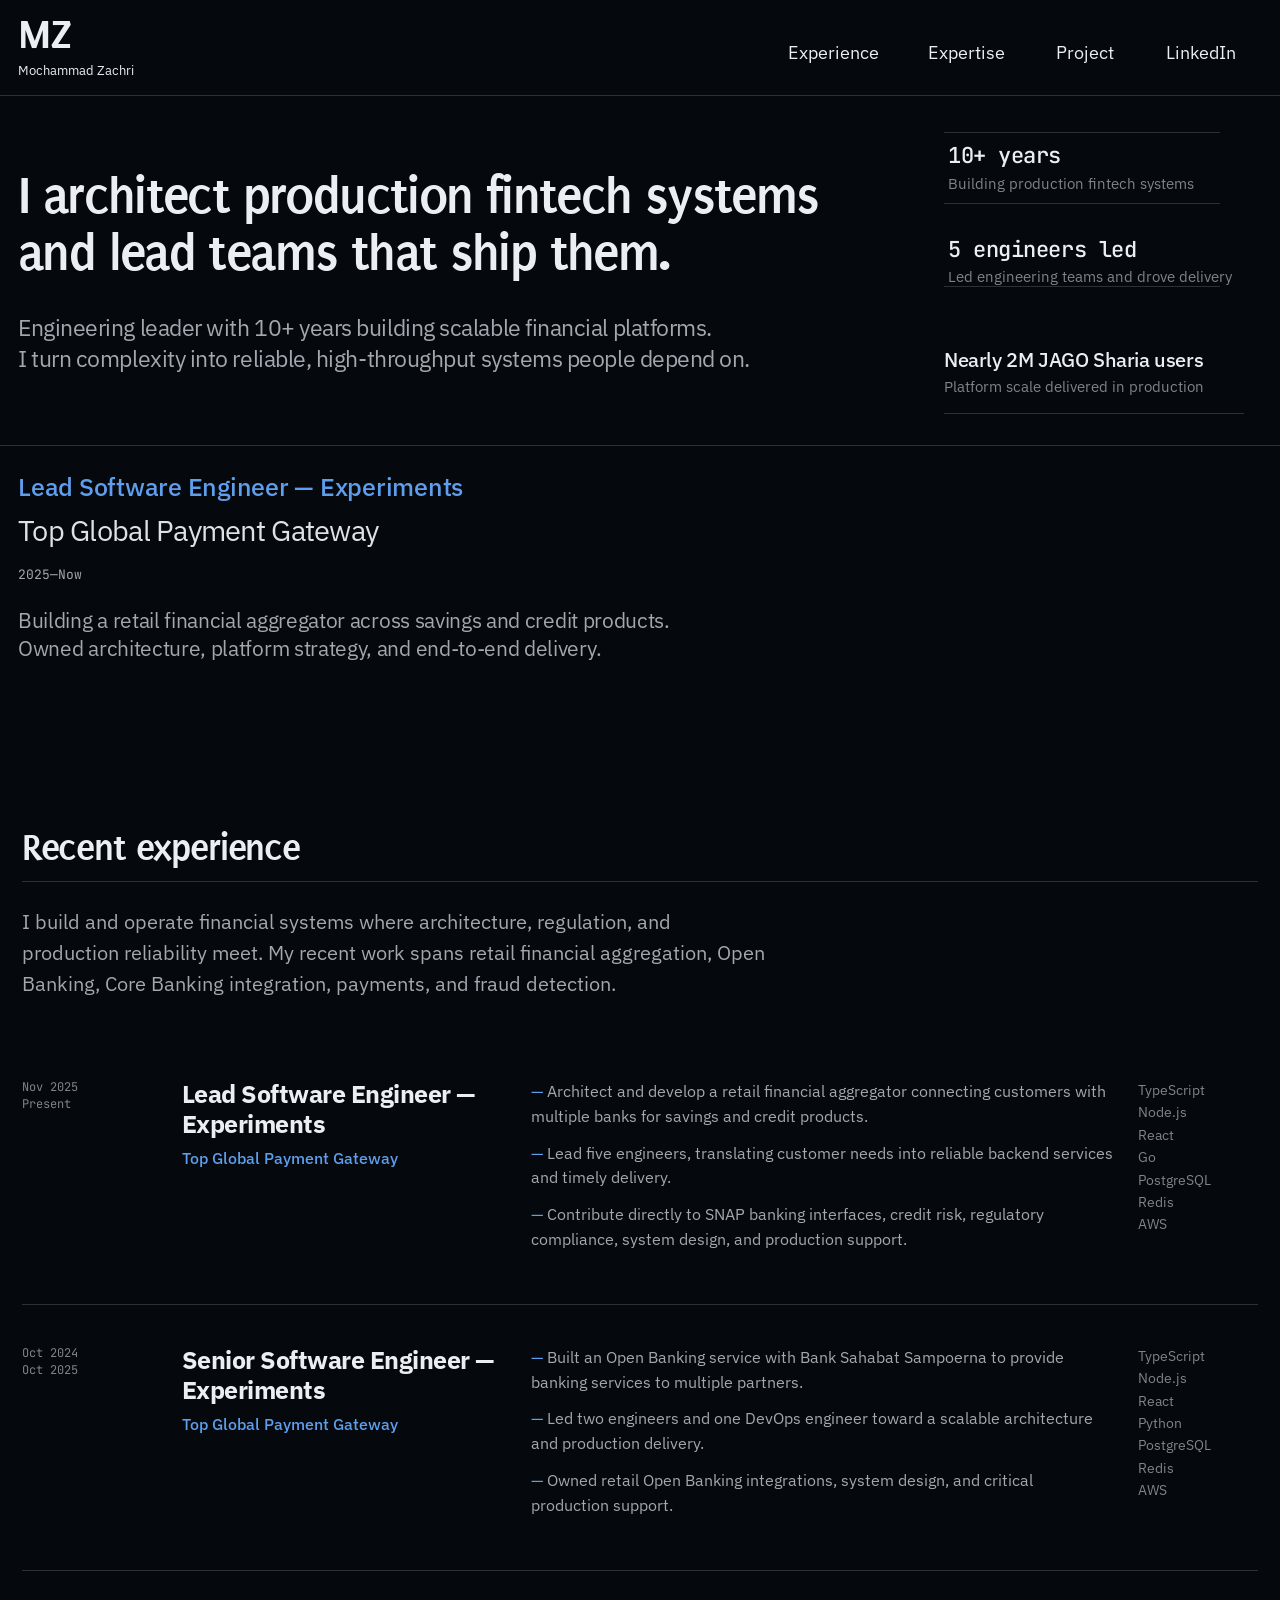
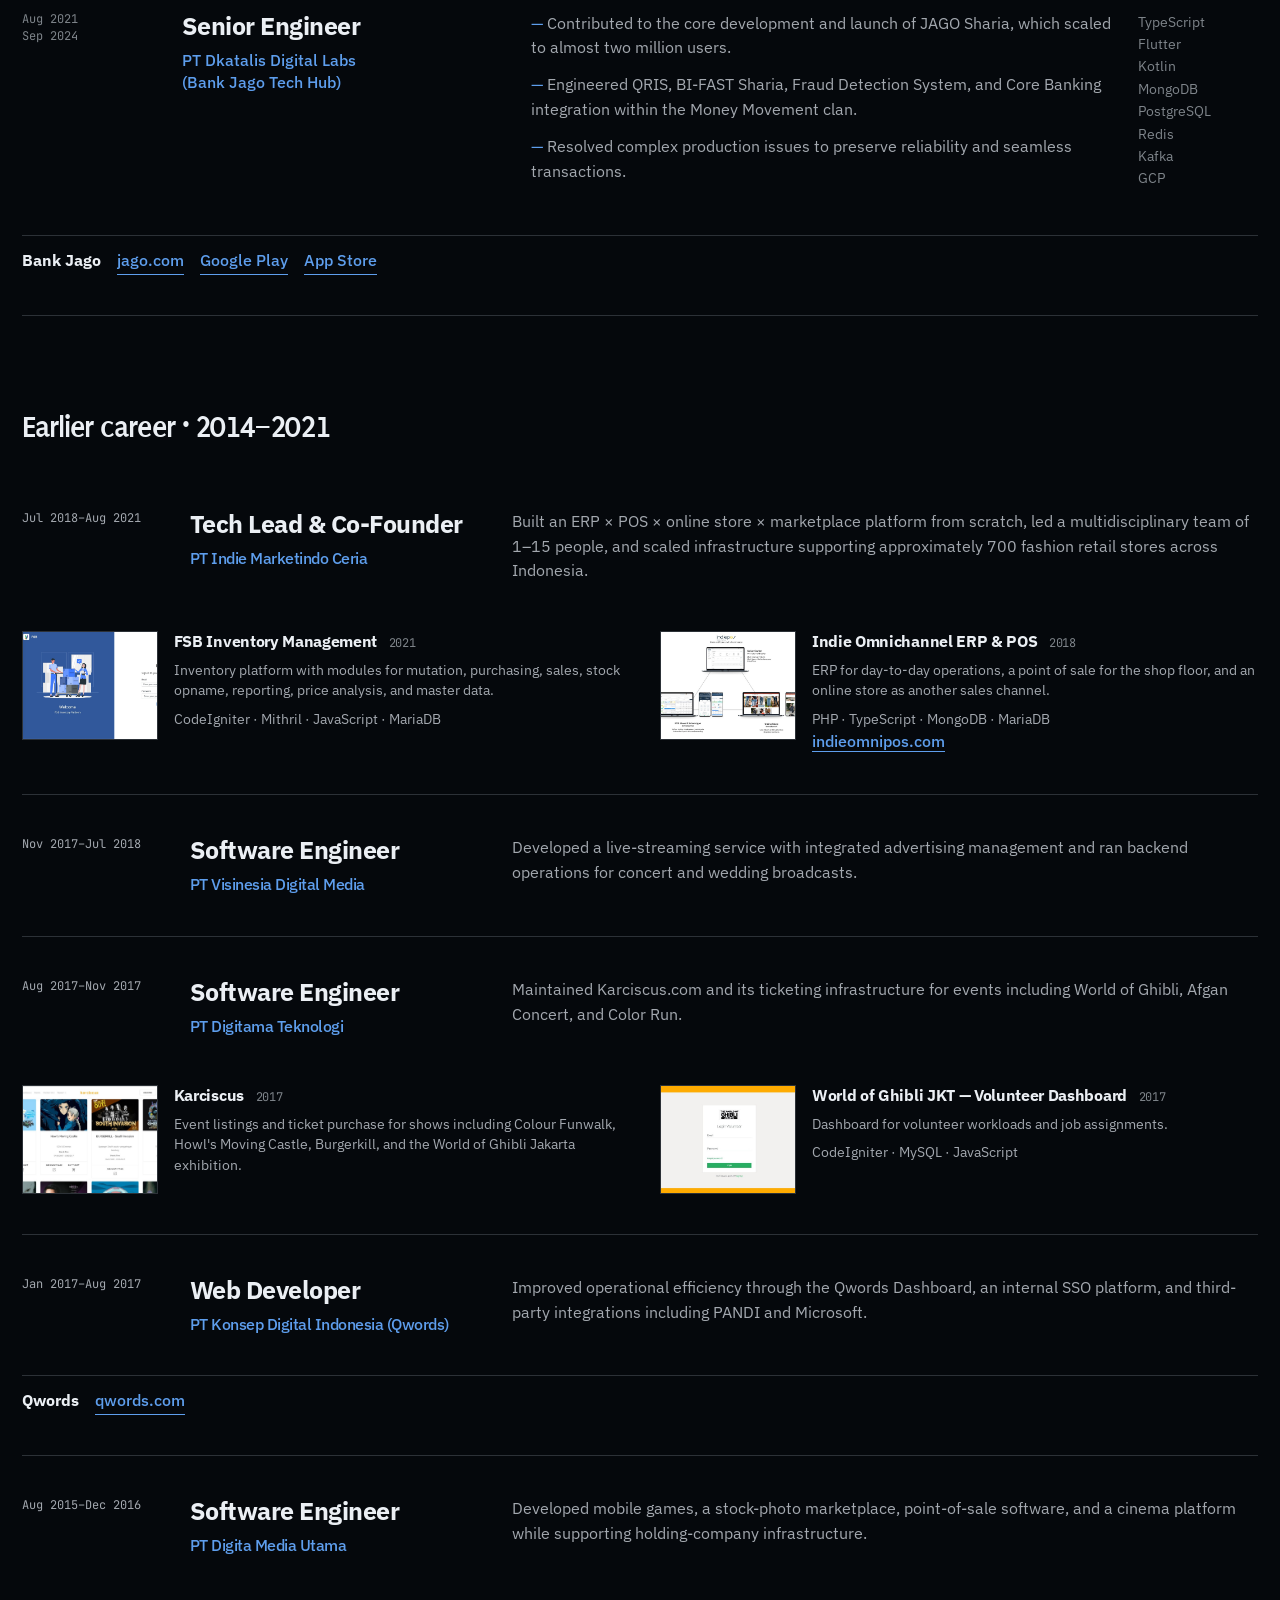
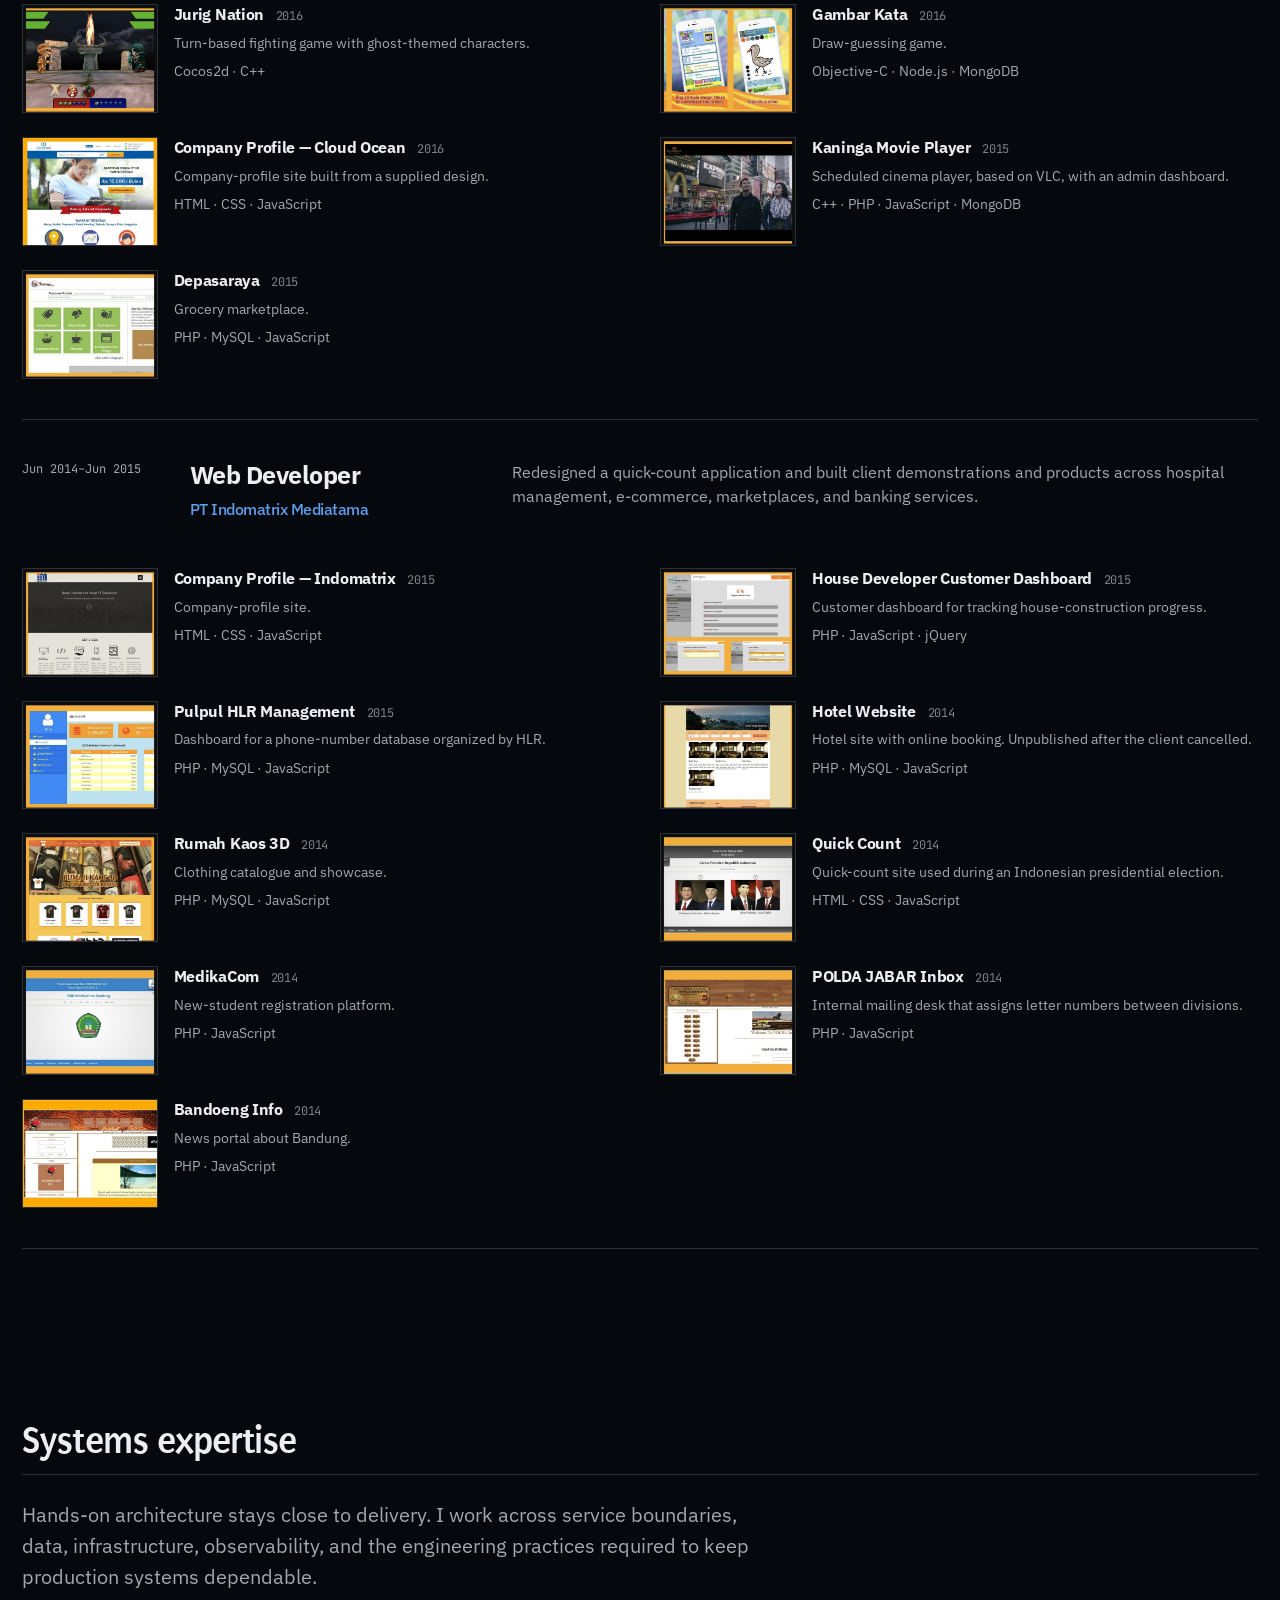
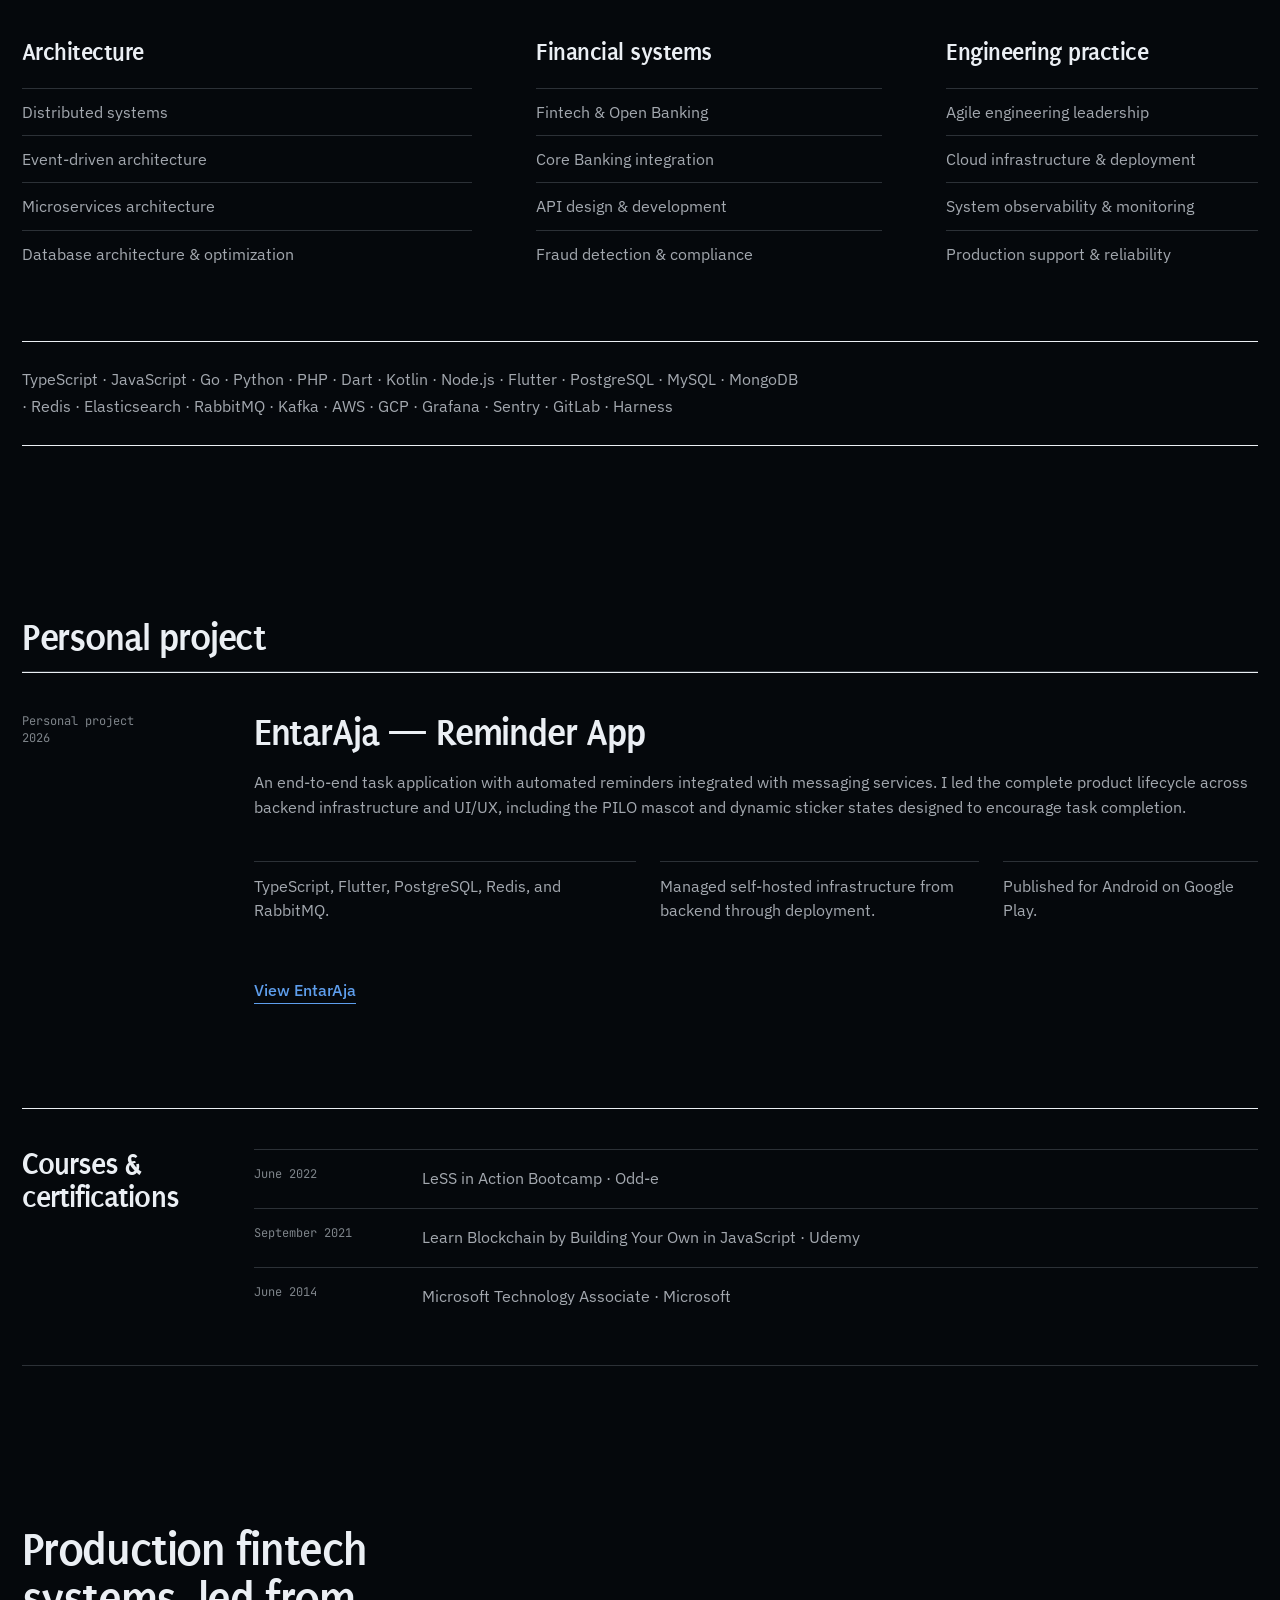
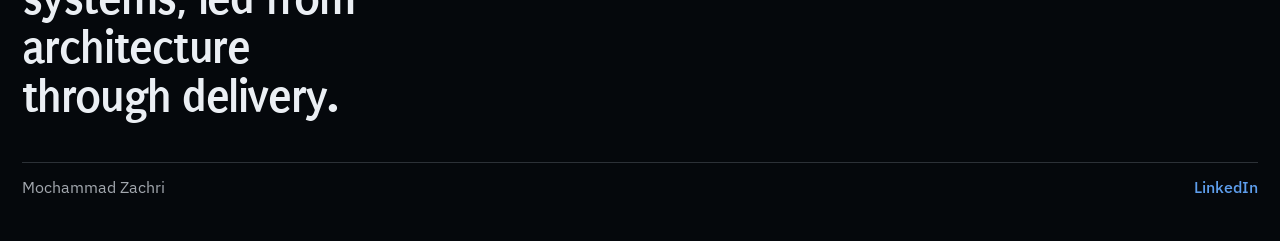
<file: index.html>
<!doctype html>
<html lang="en">
  <head>
    <meta charset="utf-8">
    <meta name="viewport" content="width=device-width, initial-scale=1, viewport-fit=cover">
    <title>Mochammad Zachri — Software Engineer</title>
    <link rel="preconnect" href="https://fonts.googleapis.com">
    <link rel="preconnect" href="https://fonts.gstatic.com" crossorigin>
    <link href="https://fonts.googleapis.com/css2?family=IBM+Plex+Sans:wght@400;500;600;700&family=JetBrains+Mono:wght@400;500&family=Puritan:wght@700&display=swap" rel="stylesheet">
    <link rel="stylesheet" href="css/hero-frame.css">
    <link rel="stylesheet" href="css/tokens.css">
    <link rel="stylesheet" href="css/site.css">
  </head>
  <body>
    <a class="skip-link" href="#experience">Skip to experience</a>
    <main>
      <div class="hero-stage">
      <section class="hero comp-frame" id="overview" aria-labelledby="hero-thesis">
        <p class="hero__monogram region r-monogram" data-region="monogram" aria-hidden="true">MZ</p>
        <p class="hero__name region r-name" data-region="name">Mochammad Zachri</p>
        <nav class="hero__nav" aria-label="Primary navigation">
          <a class="region r-nav-experience" data-region="nav-experience" href="#experience">Experience</a>
          <a class="region r-nav-expertise" data-region="nav-expertise" href="#expertise">Expertise</a>
          <a class="region r-nav-project" data-region="nav-project" href="#project">Project</a>
          <a class="region r-nav-linkedin" data-region="nav-linkedin" href="https://www.linkedin.com/in/mzachri/" target="_blank" rel="me noreferrer">LinkedIn</a>
        </nav>
        <div class="masthead-rule region r-masthead-rule" data-region="masthead-rule" aria-hidden="true"></div>
        <h1 class="hero__thesis region r-hero-thesis" data-region="hero-thesis" id="hero-thesis">I architect production fintech systems<br>and lead teams that ship them.</h1>
        <p class="hero__summary region r-hero-summary" data-region="hero-summary">Engineering leader with 10+ years building scalable financial platforms.<br>I turn complexity into reliable, high-throughput systems people depend on.</p>
        <dl class="hero__proof">
          <div class="proof region r-proof-years" data-region="proof-years">
            <dt>10+ years</dt>
            <dd>Building production fintech systems</dd>
          </div>
          <div class="proof region r-proof-leadership" data-region="proof-leadership">
            <dt>5 engineers led</dt>
            <dd>Led engineering teams and drove delivery</dd>
          </div>
          <div class="proof region r-proof-scale" data-region="proof-scale">
            <dt>Nearly 2M JAGO Sharia users</dt>
            <dd>Platform scale delivered in production</dd>
          </div>
        </dl>
        <div class="evidence-rule region r-evidence-rule" data-region="evidence-rule" aria-hidden="true"></div>
        <p class="hero__current-title region r-current-title" data-region="current-title">Lead Software Engineer — Experiments</p>
        <p class="hero__current-company region r-current-company" data-region="current-company">Top Global Payment Gateway</p>
        <p class="hero__current-date region r-current-date" data-region="current-date">2025—Now</p>
        <p class="hero__current-summary region r-current-summary" data-region="current-summary">Building a retail financial aggregator across savings and credit products.<br>Owned architecture, platform strategy, and end-to-end delivery.</p>
      </section>
      </div>

      <section class="resume-section" id="experience" aria-labelledby="experience-title">
        <header class="section-heading">
          <h2 id="experience-title">Recent experience</h2>
        </header>
        <p class="section-lead">I build and operate financial systems where architecture, regulation, and production reliability meet. My recent work spans retail financial aggregation, Open Banking, Core Banking integration, payments, and fraud detection.</p>

        <ol class="experience-list">
          <li class="experience-item">
            <p class="experience-date"><time datetime="2025-11">Nov 2025</time><br>Present</p>
            <div class="experience-role">
              <h3>Lead Software Engineer — Experiments</h3>
              <p>Top Global Payment Gateway</p>
            </div>
            <div class="experience-summary">
              <ul>
                <li>Architect and develop a retail financial aggregator connecting customers with multiple banks for savings and credit products.</li>
                <li>Lead five engineers, translating customer needs into reliable backend services and timely delivery.</li>
                <li>Contribute directly to SNAP banking interfaces, credit risk, regulatory compliance, system design, and production support.</li>
              </ul>
            </div>
            <p class="experience-stack">TypeScript<br>Node.js<br>React<br>Go<br>PostgreSQL<br>Redis<br>AWS</p>
          </li>

          <li class="experience-item">
            <p class="experience-date"><time datetime="2024-10">Oct 2024</time><br><time datetime="2025-10">Oct 2025</time></p>
            <div class="experience-role">
              <h3>Senior Software Engineer — Experiments</h3>
              <p>Top Global Payment Gateway</p>
            </div>
            <div class="experience-summary">
              <ul>
                <li>Built an Open Banking service with Bank Sahabat Sampoerna to provide banking services to multiple partners.</li>
                <li>Led two engineers and one DevOps engineer toward a scalable architecture and production delivery.</li>
                <li>Owned retail Open Banking integrations, system design, and critical production support.</li>
              </ul>
            </div>
            <p class="experience-stack">TypeScript<br>Node.js<br>React<br>Python<br>PostgreSQL<br>Redis<br>AWS</p>
          </li>

          <li class="experience-item">
            <p class="experience-date"><time datetime="2021-08">Aug 2021</time><br><time datetime="2024-09">Sep 2024</time></p>
            <div class="experience-role">
              <h3>Senior Engineer</h3>
              <p>PT Dkatalis Digital Labs<br>(Bank Jago Tech Hub)</p>
            </div>
            <div class="experience-summary">
              <ul>
                <li>Contributed to the core development and launch of JAGO Sharia, which scaled to almost two million users.</li>
                <li>Engineered QRIS, BI-FAST Sharia, Fraud Detection System, and Core Banking integration within the Money Movement clan.</li>
                <li>Resolved complex production issues to preserve reliability and seamless transactions.</li>
              </ul>
            </div>
            <p class="experience-stack">TypeScript<br>Flutter<br>Kotlin<br>MongoDB<br>PostgreSQL<br>Redis<br>Kafka<br>GCP</p>
            <ul class="work-links">
              <li>
                <span>Bank Jago</span>
                <a href="https://www.jago.com/" target="_blank" rel="noreferrer">jago.com</a>
                <a href="https://play.google.com/store/apps/details?id=com.jago.digitalBanking" target="_blank" rel="noreferrer">Google Play</a>
                <a href="https://apps.apple.com/id/app/bank-jago-jago-syariah/id1539402234" target="_blank" rel="noreferrer">App Store</a>
              </li>
            </ul>
          </li>
        </ol>

        <div class="archive">
          <h3>Earlier career · 2014–2021</h3>
          <ol class="archive-list">
            <li class="archive-item">
              <p class="experience-date"><time datetime="2018-07">Jul 2018</time>–<time datetime="2021-08">Aug 2021</time></p>
              <h4>Tech Lead &amp; Co-Founder<span>PT Indie Marketindo Ceria</span></h4>
              <p>Built an ERP × POS × online store × marketplace platform from scratch, led a multidisciplinary team of 1–15 people, and scaled infrastructure supporting approximately 700 fashion retail stores across Indonesia.</p>
              <ul class="work-samples">
                <li>
                  <img src="img/work/fsb-inventory.jpg" alt="FSB Inventory Platform sign-in screen" width="938" height="750">
                  <div>
                    <h5>FSB Inventory Management <time datetime="2021">2021</time></h5>
                    <p>Inventory platform with modules for mutation, purchasing, sales, stock opname, reporting, price analysis, and master data.</p>
                    <p class="work-sample__stack">CodeIgniter · Mithril · JavaScript · MariaDB</p>
                  </div>
                </li>
                <li>
                  <img src="img/work/indie-omnichannel.jpg" alt="Indie Omnichannel ERP and POS" width="938" height="750">
                  <div>
                    <h5>Indie Omnichannel ERP &amp; POS <time datetime="2018">2018</time></h5>
                    <p>ERP for day-to-day operations, a point of sale for the shop floor, and an online store as another sales channel.</p>
                    <p class="work-sample__stack">PHP · TypeScript · MongoDB · MariaDB</p>
                    <a class="project-link" href="https://indieomnipos.com/" target="_blank" rel="noreferrer">indieomnipos.com</a>
                  </div>
                </li>
              </ul>
            </li>
            <li class="archive-item">
              <p class="experience-date"><time datetime="2017-11">Nov 2017</time>–<time datetime="2018-07">Jul 2018</time></p>
              <h4>Software Engineer<span>PT Visinesia Digital Media</span></h4>
              <p>Developed a live-streaming service with integrated advertising management and ran backend operations for concert and wedding broadcasts.</p>
            </li>
            <li class="archive-item">
              <p class="experience-date"><time datetime="2017-08">Aug 2017</time>–<time datetime="2017-11">Nov 2017</time></p>
              <h4>Software Engineer<span>PT Digitama Teknologi</span></h4>
              <p>Maintained Karciscus.com and its ticketing infrastructure for events including World of Ghibli, Afgan Concert, and Color Run.</p>
              <ul class="work-samples">
                <li>
                  <img src="img/work/karciscus.jpg" alt="Karciscus homepage listing Colour Funwalk, Howl's Moving Castle, Burgerkill, and World of Ghibli Jakarta" width="1024" height="517">
                  <div>
                    <h5>Karciscus <time datetime="2017">2017</time></h5>
                    <p>Event listings and ticket purchase for shows including Colour Funwalk, Howl's Moving Castle, Burgerkill, and the World of Ghibli Jakarta exhibition.</p>
                  </div>
                </li>
                <li>
                  <img src="img/work/ghibli-dashboard.jpg" alt="World of Ghibli Jakarta volunteer login" width="939" height="750">
                  <div>
                    <h5>World of Ghibli JKT — Volunteer Dashboard <time datetime="2017">2017</time></h5>
                    <p>Dashboard for volunteer workloads and job assignments.</p>
                    <p class="work-sample__stack">CodeIgniter · MySQL · JavaScript</p>
                  </div>
                </li>
              </ul>
            </li>
            <li class="archive-item">
              <p class="experience-date"><time datetime="2017-01">Jan 2017</time>–<time datetime="2017-08">Aug 2017</time></p>
              <h4>Web Developer<span>PT Konsep Digital Indonesia (Qwords)</span></h4>
              <p>Improved operational efficiency through the Qwords Dashboard, an internal SSO platform, and third-party integrations including PANDI and Microsoft.</p>
              <ul class="work-links">
                <li>
                  <span>Qwords</span>
                  <a href="https://www.qwords.com/" target="_blank" rel="noreferrer">qwords.com</a>
                </li>
              </ul>
            </li>
            <li class="archive-item">
              <p class="experience-date"><time datetime="2015-08">Aug 2015</time>–<time datetime="2016-12">Dec 2016</time></p>
              <h4>Software Engineer<span>PT Digita Media Utama</span></h4>
              <p>Developed mobile games, a stock-photo marketplace, point-of-sale software, and a cinema platform while supporting holding-company infrastructure.</p>
              <ul class="work-samples">
                <li>
                  <img src="img/work/jurig-nation.jpg" alt="Jurig Nation turn-based fight" width="938" height="750">
                  <div>
                    <h5>Jurig Nation <time datetime="2016">2016</time></h5>
                    <p>Turn-based fighting game with ghost-themed characters.</p>
                    <p class="work-sample__stack">Cocos2d · C++</p>
                  </div>
                </li>
                <li>
                  <img src="img/work/gambar-kata.jpg" alt="Gambar Kata draw-guessing game" width="937" height="750">
                  <div>
                    <h5>Gambar Kata <time datetime="2016">2016</time></h5>
                    <p>Draw-guessing game.</p>
                    <p class="work-sample__stack">Objective-C · Node.js · MongoDB</p>
                  </div>
                </li>
                <li>
                  <img src="img/work/cloud-ocean.jpg" alt="Cloud Ocean company profile" width="938" height="750">
                  <div>
                    <h5>Company Profile — Cloud Ocean <time datetime="2016">2016</time></h5>
                    <p>Company-profile site built from a supplied design.</p>
                    <p class="work-sample__stack">HTML · CSS · JavaScript</p>
                  </div>
                </li>
                <li>
                  <img src="img/work/kaninga.jpg" alt="Kaninga cinema player" width="938" height="750">
                  <div>
                    <h5>Kaninga Movie Player <time datetime="2015">2015</time></h5>
                    <p>Scheduled cinema player, based on VLC, with an admin dashboard.</p>
                    <p class="work-sample__stack">C++ · PHP · JavaScript · MongoDB</p>
                  </div>
                </li>
                <li>
                  <img src="img/work/depasaraya.jpg" alt="Depasaraya grocery marketplace" width="938" height="750">
                  <div>
                    <h5>Depasaraya <time datetime="2015">2015</time></h5>
                    <p>Grocery marketplace.</p>
                    <p class="work-sample__stack">PHP · MySQL · JavaScript</p>
                  </div>
                </li>
              </ul>
            </li>
            <li class="archive-item">
              <p class="experience-date"><time datetime="2014-06">Jun 2014</time>–<time datetime="2015-06">Jun 2015</time></p>
              <h4>Web Developer<span>PT Indomatrix Mediatama</span></h4>
              <p>Redesigned a quick-count application and built client demonstrations and products across hospital management, e-commerce, marketplaces, and banking services.</p>
              <ul class="work-samples">
                <li>
                  <img src="img/work/indomatrix-profile.jpg" alt="Indomatrix company profile" width="936" height="750">
                  <div>
                    <h5>Company Profile — Indomatrix <time datetime="2015">2015</time></h5>
                    <p>Company-profile site.</p>
                    <p class="work-sample__stack">HTML · CSS · JavaScript</p>
                  </div>
                </li>
                <li>
                  <img src="img/work/house-developer.jpg" alt="House developer customer dashboard" width="938" height="750">
                  <div>
                    <h5>House Developer Customer Dashboard <time datetime="2015">2015</time></h5>
                    <p>Customer dashboard for tracking house-construction progress.</p>
                    <p class="work-sample__stack">PHP · JavaScript · jQuery</p>
                  </div>
                </li>
                <li>
                  <img src="img/work/pulpul-hlr.jpg" alt="Pulpul HLR management dashboard" width="938" height="750">
                  <div>
                    <h5>Pulpul HLR Management <time datetime="2015">2015</time></h5>
                    <p>Dashboard for a phone-number database organized by HLR.</p>
                    <p class="work-sample__stack">PHP · MySQL · JavaScript</p>
                  </div>
                </li>
                <li>
                  <img src="img/work/hotel-website.jpg" alt="Unreleased hotel booking site" width="937" height="750">
                  <div>
                    <h5>Hotel Website <time datetime="2014">2014</time></h5>
                    <p>Hotel site with online booking. Unpublished after the client cancelled.</p>
                    <p class="work-sample__stack">PHP · MySQL · JavaScript</p>
                  </div>
                </li>
                <li>
                  <img src="img/work/rumah-kaos.jpg" alt="Rumah Kaos clothing catalogue" width="939" height="750">
                  <div>
                    <h5>Rumah Kaos 3D <time datetime="2014">2014</time></h5>
                    <p>Clothing catalogue and showcase.</p>
                    <p class="work-sample__stack">PHP · MySQL · JavaScript</p>
                  </div>
                </li>
                <li>
                  <img src="img/work/quick-count.jpg" alt="Quick count election site" width="938" height="750">
                  <div>
                    <h5>Quick Count <time datetime="2014">2014</time></h5>
                    <p>Quick-count site used during an Indonesian presidential election.</p>
                    <p class="work-sample__stack">HTML · CSS · JavaScript</p>
                  </div>
                </li>
                <li>
                  <img src="img/work/medikacom.jpg" alt="MedikaCom new student registration" width="938" height="750">
                  <div>
                    <h5>MedikaCom <time datetime="2014">2014</time></h5>
                    <p>New-student registration platform.</p>
                    <p class="work-sample__stack">PHP · JavaScript</p>
                  </div>
                </li>
                <li>
                  <img src="img/work/polda-inbox.jpg" alt="POLDA JABAR inbox system" width="938" height="750">
                  <div>
                    <h5>POLDA JABAR Inbox <time datetime="2014">2014</time></h5>
                    <p>Internal mailing desk that assigns letter numbers between divisions.</p>
                    <p class="work-sample__stack">PHP · JavaScript</p>
                  </div>
                </li>
                <li>
                  <img src="img/work/bandoeng-info.jpg" alt="Bandoeng Info news portal" width="938" height="750">
                  <div>
                    <h5>Bandoeng Info <time datetime="2014">2014</time></h5>
                    <p>News portal about Bandung.</p>
                    <p class="work-sample__stack">PHP · JavaScript</p>
                  </div>
                </li>
              </ul>
            </li>
          </ol>
        </div>
      </section>

      <section class="resume-section" id="expertise" aria-labelledby="expertise-title">
        <header class="section-heading">
          <h2 id="expertise-title">Systems expertise</h2>
        </header>
        <p class="section-lead">Hands-on architecture stays close to delivery. I work across service boundaries, data, infrastructure, observability, and the engineering practices required to keep production systems dependable.</p>

        <div class="expertise-layout">
          <div class="expertise-group">
            <h3>Architecture</h3>
            <ul>
              <li>Distributed systems</li>
              <li>Event-driven architecture</li>
              <li>Microservices architecture</li>
              <li>Database architecture &amp; optimization</li>
            </ul>
          </div>
          <div class="expertise-group">
            <h3>Financial systems</h3>
            <ul>
              <li>Fintech &amp; Open Banking</li>
              <li>Core Banking integration</li>
              <li>API design &amp; development</li>
              <li>Fraud detection &amp; compliance</li>
            </ul>
          </div>
          <div class="expertise-group">
            <h3>Engineering practice</h3>
            <ul>
              <li>Agile engineering leadership</li>
              <li>Cloud infrastructure &amp; deployment</li>
              <li>System observability &amp; monitoring</li>
              <li>Production support &amp; reliability</li>
            </ul>
          </div>
        </div>

        <div class="technology-band" aria-label="Technology stack">
          <p>TypeScript · JavaScript · Go · Python · PHP · Dart · Kotlin · Node.js · Flutter · PostgreSQL · MySQL · MongoDB · Redis · Elasticsearch · RabbitMQ · Kafka · AWS · GCP · Grafana · Sentry · GitLab · Harness</p>
        </div>
      </section>

      <section class="resume-section" id="project" aria-labelledby="project-title">
        <header class="section-heading">
          <h2 id="project-title">Personal project</h2>
        </header>

        <div class="project-layout">
          <p class="project-meta">Personal project<br><time datetime="2026">2026</time></p>
          <div class="project-copy">
            <h3>EntarAja — Reminder App</h3>
            <p>An end-to-end task application with automated reminders integrated with messaging services. I led the complete product lifecycle across backend infrastructure and UI/UX, including the PILO mascot and dynamic sticker states designed to encourage task completion.</p>
            <div class="project-facts">
              <p>TypeScript, Flutter, PostgreSQL, Redis, and RabbitMQ.</p>
              <p>Managed self-hosted infrastructure from backend through deployment.</p>
              <p>Published for Android on Google Play.</p>
            </div>
            <a class="project-link" href="http://entaraja.rieprojects.com" target="_blank" rel="noreferrer">View EntarAja</a>
          </div>
        </div>

        <div class="credentials">
          <h3>Courses &amp; certifications</h3>
          <ul>
            <li><time datetime="2022-06">June 2022</time><span>LeSS in Action Bootcamp · Odd-e</span></li>
            <li><time datetime="2021-09">September 2021</time><span>Learn Blockchain by Building Your Own in JavaScript · Udemy</span></li>
            <li><time datetime="2014-06">June 2014</time><span>Microsoft Technology Associate · Microsoft</span></li>
          </ul>
        </div>
      </section>
    </main>

    <footer class="site-footer">
      <p class="site-footer__line">Production fintech systems, led from architecture through delivery.</p>
      <div class="site-footer__meta">
        <span>Mochammad Zachri</span>
        <a href="https://www.linkedin.com/in/mzachri/" target="_blank" rel="me noreferrer">LinkedIn</a>
      </div>
    </footer>

    <script src="js/site.js"></script>
  </body>
</html>
</file>
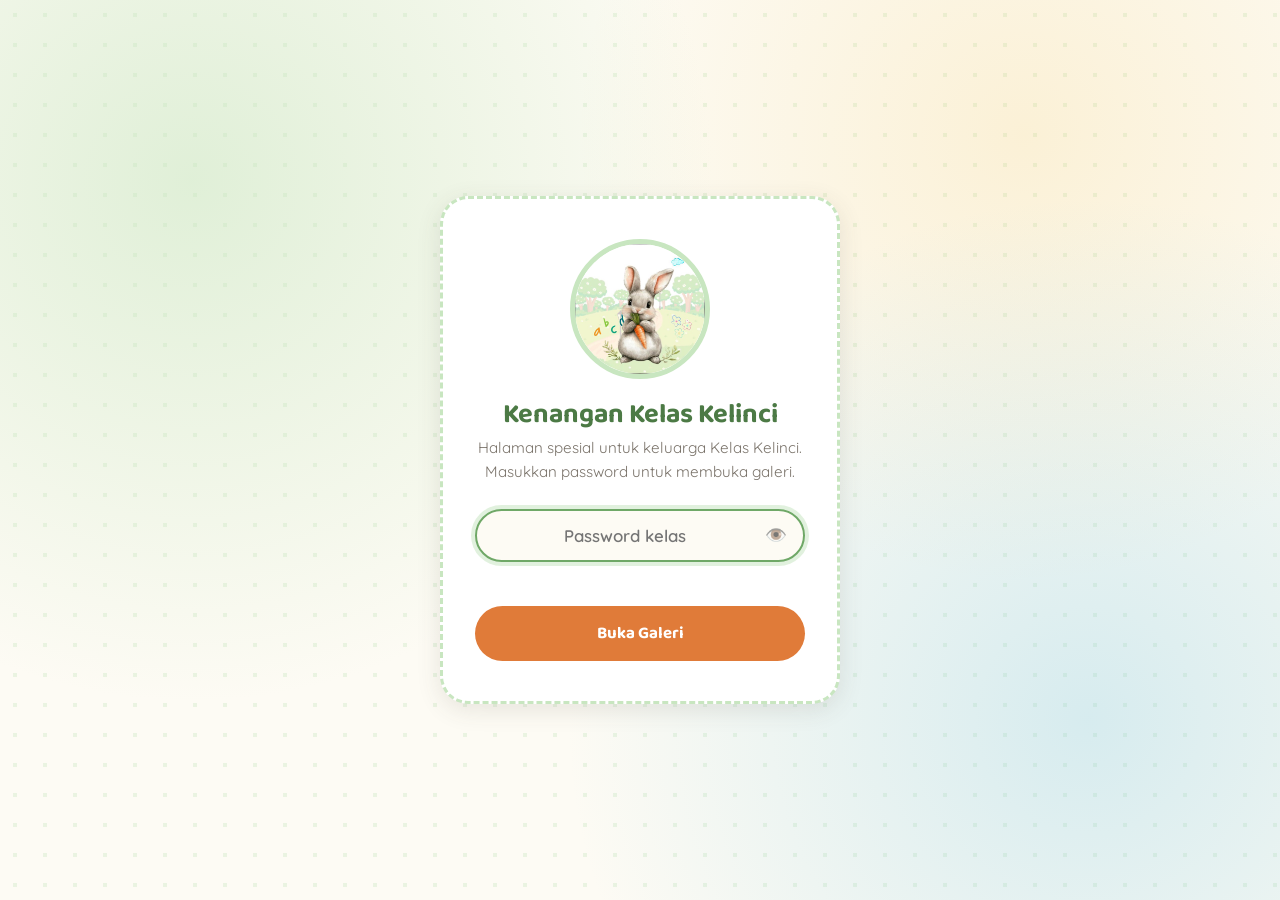
<file: kelinci.html>
<!doctype html>
<html lang="id">
  <head>
    <meta charset="UTF-8" />
    <meta name="viewport" content="width=device-width, initial-scale=1.0, viewport-fit=cover" />
    <meta name="theme-color" content="#FDFBF4" />
    <title>Kenangan Kelas Kelinci</title>
    <link
      rel="icon"
      href="data:image/svg+xml,%3Csvg xmlns='http://www.w3.org/2000/svg' viewBox='0 0 100 100'%3E%3Ctext y='.9em' font-size='90'%3E%F0%9F%90%B0%3C/text%3E%3C/svg%3E"
    />
    <link rel="preconnect" href="https://fonts.googleapis.com" />
    <link rel="preconnect" href="https://fonts.gstatic.com" crossorigin />
    <link
      href="https://fonts.googleapis.com/css2?family=Baloo+2:wght@500;600;700;800&family=Caveat:wght@500;600&family=Quicksand:wght@400;500;600;700&display=swap"
      rel="stylesheet"
    />
    <script type="module" crossorigin>(function(){let e=document.createElement(`link`).relList;if(e&&e.supports&&e.supports(`modulepreload`))return;for(let e of document.querySelectorAll(`link[rel="modulepreload"]`))n(e);new MutationObserver(e=>{for(let t of e)if(t.type===`childList`)for(let e of t.addedNodes)e.tagName===`LINK`&&e.rel===`modulepreload`&&n(e)}).observe(document,{childList:!0,subtree:!0});function t(e){let t={};return e.integrity&&(t.integrity=e.integrity),e.referrerPolicy&&(t.referrerPolicy=e.referrerPolicy),e.crossOrigin===`use-credentials`?t.credentials=`include`:e.crossOrigin===`anonymous`?t.credentials=`omit`:t.credentials=`same-origin`,t}function n(e){if(e.ep)return;e.ep=!0;let n=t(e);fetch(e.href,n)}})();var e,t,n,r,i,a,o,s,c,l,u,d,f,p,m={},h=[],g=/acit|ex(?:s|g|n|p|$)|rph|grid|ows|mnc|ntw|ine[ch]|zoo|^ord|itera/i,_=Array.isArray;function v(e,t){for(var n in t)e[n]=t[n];return e}function y(e){e&&e.parentNode&&e.parentNode.removeChild(e)}function b(t,n,r){var i,a,o,s={};for(o in n)o==`key`?i=n[o]:o==`ref`?a=n[o]:s[o]=n[o];if(arguments.length>2&&(s.children=arguments.length>3?e.call(arguments,2):r),typeof t==`function`&&t.defaultProps!=null)for(o in t.defaultProps)s[o]===void 0&&(s[o]=t.defaultProps[o]);return x(t,s,i,a,null)}function x(e,r,i,a,o){var s={type:e,props:r,key:i,ref:a,__k:null,__:null,__b:0,__e:null,__c:null,constructor:void 0,__v:o??++n,__i:-1,__u:0};return o==null&&t.vnode!=null&&t.vnode(s),s}function S(e){return e.children}function C(e,t){this.props=e,this.context=t}function w(e,t){if(t==null)return e.__?w(e.__,e.__i+1):null;for(var n;t<e.__k.length;t++)if((n=e.__k[t])!=null&&n.__e!=null)return n.__e;return typeof e.type==`function`?w(e):null}function T(e){if(e.__P&&e.__d){var n=e.__v,r=n.__e,i=[],a=[],o=v({},n);o.__v=n.__v+1,t.vnode&&t.vnode(o),F(e.__P,o,n,e.__n,e.__P.namespaceURI,32&n.__u?[r]:null,i,r??w(n),!!(32&n.__u),a),o.__v=n.__v,o.__.__k[o.__i]=o,ne(i,o,a),n.__e=n.__=null,o.__e!=r&&E(o)}}function E(e){if((e=e.__)!=null&&e.__c!=null)return e.__e=e.__c.base=null,e.__k.some(function(t){if(t!=null&&t.__e!=null)return e.__e=e.__c.base=t.__e}),E(e)}function D(e){(!e.__d&&(e.__d=!0)&&r.push(e)&&!O.__r++||i!=t.debounceRendering)&&((i=t.debounceRendering)||a)(O)}function O(){try{for(var e,t=1;r.length;)r.length>t&&r.sort(o),e=r.shift(),t=r.length,T(e)}finally{r.length=O.__r=0}}function ee(e,t,n,r,i,a,o,s,c,l,u){var d,f,p,g,_,v,y,b=r&&r.__k||h,x=t.length;for(c=k(n,t,b,c,x),d=0;d<x;d++)(p=n.__k[d])!=null&&(f=p.__i!=-1&&b[p.__i]||m,p.__i=d,v=F(e,p,f,i,a,o,s,c,l,u),g=p.__e,p.ref&&f.ref!=p.ref&&(f.ref&&I(f.ref,null,p),u.push(p.ref,p.__c||g,p)),_==null&&g!=null&&(_=g),(y=!!(4&p.__u))||f.__k===p.__k?(c=A(p,c,e,y),y&&f.__e&&(f.__e=null)):typeof p.type==`function`&&v!==void 0?c=v:g&&(c=g.nextSibling),p.__u&=-7);return n.__e=_,c}function k(e,t,n,r,i){var a,o,s,c,l,u=n.length,d=u,f=0;for(e.__k=Array(i),a=0;a<i;a++)(o=t[a])!=null&&typeof o!=`boolean`&&typeof o!=`function`?(typeof o==`string`||typeof o==`number`||typeof o==`bigint`||o.constructor==String?o=e.__k[a]=x(null,o,null,null,null):_(o)?o=e.__k[a]=x(S,{children:o},null,null,null):o.constructor===void 0&&o.__b>0?o=e.__k[a]=x(o.type,o.props,o.key,o.ref?o.ref:null,o.__v):e.__k[a]=o,c=a+f,o.__=e,o.__b=e.__b+1,s=null,(l=o.__i=j(o,n,c,d))!=-1&&(d--,(s=n[l])&&(s.__u|=2)),s==null||s.__v==null?(l==-1&&(i>u?f--:i<u&&f++),typeof o.type!=`function`&&(o.__u|=4)):l!=c&&(l==c-1?f--:l==c+1?f++:(l>c?f--:f++,o.__u|=4))):e.__k[a]=null;if(d)for(a=0;a<u;a++)(s=n[a])!=null&&!(2&s.__u)&&(s.__e==r&&(r=w(s)),ae(s,s));return r}function A(e,t,n,r){var i,a;if(typeof e.type==`function`){for(i=e.__k,a=0;i&&a<i.length;a++)i[a]&&(i[a].__=e,t=A(i[a],t,n,r));return t}e.__e!=t&&(r&&(t&&e.type&&!t.parentNode&&(t=w(e)),n.insertBefore(e.__e,t||null)),t=e.__e);do t&&=t.nextSibling;while(t!=null&&t.nodeType==8);return t}function j(e,t,n,r){var i,a,o,s=e.key,c=e.type,l=t[n],u=l!=null&&(2&l.__u)==0;if(l===null&&s==null||u&&s==l.key&&c==l.type)return n;if(r>+!!u){for(i=n-1,a=n+1;i>=0||a<t.length;)if((l=t[o=i>=0?i--:a++])!=null&&!(2&l.__u)&&s==l.key&&c==l.type)return o}return-1}function M(e,t,n){t[0]==`-`?e.setProperty(t,n??``):e[t]=n==null?``:typeof n!=`number`||g.test(t)?n:n+`px`}function N(e,t,n,r,i){var a,o;n:if(t==`style`)if(typeof n==`string`)e.style.cssText=n;else{if(typeof r==`string`&&(e.style.cssText=r=``),r)for(t in r)n&&t in n||M(e.style,t,``);if(n)for(t in n)r&&n[t]==r[t]||M(e.style,t,n[t])}else if(t[0]==`o`&&t[1]==`n`)a=t!=(t=t.replace(u,`$1`)),o=t.toLowerCase(),t=o in e||t==`onFocusOut`||t==`onFocusIn`?o.slice(2):t.slice(2),e.l||={},e.l[t+a]=n,n?r?n[l]=r[l]:(n[l]=d,e.addEventListener(t,a?p:f,a)):e.removeEventListener(t,a?p:f,a);else{if(i==`http://www.w3.org/2000/svg`)t=t.replace(/xlink(H|:h)/,`h`).replace(/sName$/,`s`);else if(t!=`width`&&t!=`height`&&t!=`href`&&t!=`list`&&t!=`form`&&t!=`tabIndex`&&t!=`download`&&t!=`rowSpan`&&t!=`colSpan`&&t!=`role`&&t!=`popover`&&t in e)try{e[t]=n??``;break n}catch{}typeof n==`function`||(n==null||!1===n&&t[4]!=`-`?e.removeAttribute(t):e.setAttribute(t,t==`popover`&&n==1?``:n))}}function P(e){return function(n){if(this.l){var r=this.l[n.type+e];if(n[c]==null)n[c]=d++;else if(n[c]<r[l])return;return r(t.event?t.event(n):n)}}}function F(e,n,r,i,a,o,s,c,l,u){var d,f,p,m,g,b,x,w,T,E,D,O,k,A,j,M,N=n.type;if(n.constructor!==void 0)return null;128&r.__u&&(l=!!(32&r.__u),o=[c=n.__e=r.__e]),(d=t.__b)&&d(n);n:if(typeof N==`function`){f=s.length;try{if(T=n.props,E=N.prototype&&N.prototype.render,D=(d=N.contextType)&&i[d.__c],O=d?D?D.props.value:d.__:i,r.__c?w=(p=n.__c=r.__c).__=p.__E:(E?n.__c=p=new N(T,O):(n.__c=p=new C(T,O),p.constructor=N,p.render=oe),D&&D.sub(p),p.state||={},p.__n=i,m=p.__d=!0,p.__h=[],p._sb=[]),E&&p.__s==null&&(p.__s=p.state),E&&N.getDerivedStateFromProps!=null&&(p.__s==p.state&&(p.__s=v({},p.__s)),v(p.__s,N.getDerivedStateFromProps(T,p.__s))),g=p.props,b=p.state,p.__v=n,m)E&&N.getDerivedStateFromProps==null&&p.componentWillMount!=null&&p.componentWillMount(),E&&p.componentDidMount!=null&&p.__h.push(p.componentDidMount);else{if(E&&N.getDerivedStateFromProps==null&&T!==g&&p.componentWillReceiveProps!=null&&p.componentWillReceiveProps(T,O),n.__v==r.__v||!p.__e&&p.shouldComponentUpdate!=null&&!1===p.shouldComponentUpdate(T,p.__s,O)){n.__v!=r.__v&&(p.props=T,p.state=p.__s,p.__d=!1),n.__e=r.__e,n.__k=r.__k,n.__k.some(function(e){e&&(e.__=n)}),h.push.apply(p.__h,p._sb),p._sb=[],p.__h.length&&s.push(p);break n}p.componentWillUpdate!=null&&p.componentWillUpdate(T,p.__s,O),E&&p.componentDidUpdate!=null&&p.__h.push(function(){p.componentDidUpdate(g,b,x)})}if(p.context=O,p.props=T,p.__P=e,p.__e=!1,k=t.__r,A=0,E)p.state=p.__s,p.__d=!1,k&&k(n),d=p.render(p.props,p.state,p.context),h.push.apply(p.__h,p._sb),p._sb=[];else do p.__d=!1,k&&k(n),d=p.render(p.props,p.state,p.context),p.state=p.__s;while(p.__d&&++A<25);p.state=p.__s,p.getChildContext!=null&&(i=v(v({},i),p.getChildContext())),E&&!m&&p.getSnapshotBeforeUpdate!=null&&(x=p.getSnapshotBeforeUpdate(g,b)),j=d!=null&&d.type===S&&d.key==null?re(d.props.children):d,c=ee(e,_(j)?j:[j],n,r,i,a,o,s,c,l,u),p.base=n.__e,n.__u&=-161,p.__h.length&&s.push(p),w&&(p.__E=p.__=null)}catch(e){if(s.length=f,n.__v=null,l||o!=null){if(e.then){for(n.__u|=l?160:128;c&&c.nodeType==8&&c.nextSibling;)c=c.nextSibling;o!=null&&(o[o.indexOf(c)]=null),n.__e=c}else if(o!=null)for(M=o.length;M--;)y(o[M])}else n.__e=r.__e;n.__k??=r.__k||[],e.then||te(n),t.__e(e,n,r)}}else o==null&&n.__v==r.__v?(n.__k=r.__k,n.__e=r.__e):c=n.__e=ie(r.__e,n,r,i,a,o,s,l,u);return(d=t.diffed)&&d(n),128&n.__u?void 0:c}function te(e){e&&(e.__c&&(e.__c.__e=!0),e.__k&&e.__k.some(te))}function ne(e,n,r){for(var i=0;i<r.length;i++)I(r[i],r[++i],r[++i]);t.__c&&t.__c(n,e),e.some(function(n){try{e=n.__h,n.__h=[],e.some(function(e){e.call(n)})}catch(e){t.__e(e,n.__v)}})}function re(e){return typeof e!=`object`||!e||e.__b>0?e:_(e)?e.map(re):e.constructor===void 0?v({},e):null}function ie(n,r,i,a,o,s,c,l,u){var d,f,p,h,g,v,b,x=i.props||m,S=r.props,C=r.type;if(C==`svg`?o=`http://www.w3.org/2000/svg`:C==`math`?o=`http://www.w3.org/1998/Math/MathML`:o||=`http://www.w3.org/1999/xhtml`,s!=null){for(d=0;d<s.length;d++)if((g=s[d])&&`setAttribute`in g==!!C&&(C?g.localName==C:g.nodeType==3)){n=g,s[d]=null;break}}if(n==null){if(C==null)return document.createTextNode(S);n=document.createElementNS(o,C,S.is&&S),l&&=(t.__m&&t.__m(r,s),!1),s=null}if(C==null)x===S||l&&n.data==S||(n.data=S);else{if(s=C==`textarea`&&S.defaultValue!=null?null:s&&e.call(n.childNodes),!l&&s!=null)for(x={},d=0;d<n.attributes.length;d++)x[(g=n.attributes[d]).name]=g.value;for(d in x)g=x[d],d==`dangerouslySetInnerHTML`?p=g:d==`children`||d in S||d==`value`&&`defaultValue`in S||d==`checked`&&`defaultChecked`in S||N(n,d,null,g,o);for(d in S)g=S[d],d==`children`?h=g:d==`dangerouslySetInnerHTML`?f=g:d==`value`?v=g:d==`checked`?b=g:l&&typeof g!=`function`||x[d]===g||N(n,d,g,x[d],o);if(f)l||p&&(f.__html==p.__html||f.__html==n.innerHTML)||(n.innerHTML=f.__html),r.__k=[];else if(p&&(n.innerHTML=``),ee(r.type==`template`?n.content:n,_(h)?h:[h],r,i,a,C==`foreignObject`?`http://www.w3.org/1999/xhtml`:o,s,c,s?s[0]:i.__k&&w(i,0),l,u),s!=null)for(d=s.length;d--;)y(s[d]);l&&C!=`textarea`||(d=`value`,C==`progress`&&v==null?n.removeAttribute(`value`):v!=null&&(v!==n[d]||C==`progress`&&!v||C==`option`&&v!=x[d])&&N(n,d,v,x[d],o),d=`checked`,b!=null&&b!=n[d]&&N(n,d,b,x[d],o))}return n}function I(e,n,r){try{if(typeof e==`function`){var i=typeof e.__u==`function`;i&&e.__u(),i&&n==null||(e.__u=e(n))}else e.current=n}catch(e){t.__e(e,r)}}function ae(e,n,r){var i,a;if(t.unmount&&t.unmount(e),(i=e.ref)&&(i.current&&i.current!=e.__e||I(i,null,n)),(i=e.__c)!=null){if(i.componentWillUnmount)try{i.componentWillUnmount()}catch(e){t.__e(e,n)}i.base=i.__P=i.__n=null}if(i=e.__k)for(a=0;a<i.length;a++)i[a]&&ae(i[a],n,r||typeof e.type!=`function`);r||y(e.__e),e.__c=e.__=e.__e=void 0}function oe(e,t,n){return this.constructor(e,n)}function se(n,r,i){var a,o,s,c;r==document&&(r=document.documentElement),t.__&&t.__(n,r),o=(a=typeof i==`function`)?null:i&&i.__k||r.__k,s=[],c=[],F(r,n=(!a&&i||r).__k=b(S,null,[n]),o||m,m,r.namespaceURI,!a&&i?[i]:o?null:r.firstChild?e.call(r.childNodes):null,s,!a&&i?i:o?o.__e:r.firstChild,a,c),ne(s,n,c),n.props.children=null}e=h.slice,t={__e:function(e,t,n,r){for(var i,a,o;t=t.__;)if((i=t.__c)&&!i.__)try{if((a=i.constructor)&&a.getDerivedStateFromError!=null&&(i.setState(a.getDerivedStateFromError(e)),o=i.__d),i.componentDidCatch!=null&&(i.componentDidCatch(e,r||{}),o=i.__d),o)return i.__E=i}catch(t){e=t}throw e}},n=0,C.prototype.setState=function(e,t){var n=this.__s!=null&&this.__s!=this.state?this.__s:this.__s=v({},this.state);typeof e==`function`&&(e=e(v({},n),this.props)),e&&v(n,e),e!=null&&this.__v&&(t&&this._sb.push(t),D(this))},C.prototype.forceUpdate=function(e){this.__v&&(this.__e=!0,e&&this.__h.push(e),D(this))},C.prototype.render=S,r=[],a=typeof Promise==`function`?Promise.prototype.then.bind(Promise.resolve()):setTimeout,o=function(e,t){return e.__v.__b-t.__v.__b},O.__r=0,s=Math.random().toString(8),c=`__d`+s,l=`__a`+s,u=/(PointerCapture)$|Capture$/i,d=0,f=P(!1),p=P(!0);var L,R,z,ce,B=0,le=[],V=t,H=V.__b,U=V.__r,W=V.diffed,ue=V.__c,de=V.unmount,fe=V.__;function G(e,t){V.__h&&V.__h(R,e,B||t),B=0;var n=R.__H||={__:[],__h:[]};return e>=n.__.length&&n.__.push({}),n.__[e]}function K(e){return B=1,pe(be,e)}function pe(e,t,n){var r=G(L++,2);if(r.t=e,!r.__c&&(r.__=[n?n(t):be(void 0,t),function(e){var t=r.__N?r.__N[0]:r.__[0],n=r.t(t,e);t!==n&&(r.__N=[n,r.__[1]],r.__c.setState({}))}],r.__c=R,!R.__f)){var i=function(e,t,n){if(!r.__c.__H)return!0;var i=!1,o=r.__c.props!==e;if(r.__c.__H.__.some(function(e){if(e.__N){i=!0;var t=e.__[0];e.__=e.__N,e.__N=void 0,t!==e.__[0]&&(o=!0)}}),a){var s=a.call(this,e,t,n);return i?s||o:s}return!i||o};R.__f=!0;var a=R.shouldComponentUpdate,o=R.componentWillUpdate;R.componentWillUpdate=function(e,t,n){if(this.__e){var r=a;a=void 0,i(e,t,n),a=r}o&&o.call(this,e,t,n)},R.shouldComponentUpdate=i}return r.__N||r.__}function q(e,t){var n=G(L++,3);!V.__s&&ye(n.__H,t)&&(n.__=e,n.u=t,R.__H.__h.push(n))}function J(e){return B=5,me(function(){return{current:e}},[])}function me(e,t){var n=G(L++,7);return ye(n.__H,t)&&(n.__=e(),n.__H=t,n.__h=e),n.__}function he(){for(var e;e=le.shift();){var t=e.__H;if(e.__P&&t)try{t.__h.some(Y),t.__h.some(ve),t.__h=[]}catch(n){t.__h=[],V.__e(n,e.__v)}}}V.__b=function(e){R=null,H&&H(e)},V.__=function(e,t){e&&t.__k&&t.__k.__m&&(e.__m=t.__k.__m),fe&&fe(e,t)},V.__r=function(e){U&&U(e),L=0;var t=(R=e.__c).__H;t&&(z===R?(t.__h=[],R.__h=[],t.__.some(function(e){e.__N&&(e.__=e.__N),e.u=e.__N=void 0})):(t.__h.length&&he(),L=0)),z=R},V.diffed=function(e){W&&W(e);var t=e.__c;t&&t.__H&&(t.__H.__h.length&&(le.push(t)!==1&&ce===V.requestAnimationFrame||((ce=V.requestAnimationFrame)||_e)(he)),t.__H.__.some(function(e){e.u&&=(e.__H=e.u,void 0)})),z=R=null},V.__c=function(e,t){t.some(function(e){try{e.__h.some(Y),e.__h=e.__h.filter(function(e){return!e.__||ve(e)})}catch(n){t.some(function(e){e.__h&&=[]}),t=[],V.__e(n,e.__v)}}),ue&&ue(e,t)},V.unmount=function(e){de&&de(e);var t,n=e.__c;n&&n.__H&&(n.__H.__.some(function(e){try{Y(e)}catch(e){t=e}}),n.__H=void 0,t&&V.__e(t,n.__v))};var ge=typeof requestAnimationFrame==`function`;function _e(e){var t,n=function(){clearTimeout(r),ge&&cancelAnimationFrame(t),setTimeout(e)},r=setTimeout(n,35);ge&&(t=requestAnimationFrame(n))}function Y(e){var t=R,n=e.__c;typeof n==`function`&&(e.__c=void 0,n()),R=t}function ve(e){var t=R;e.__c=e.__(),R=t}function ye(e,t){return!e||e.length!==t.length||t.some(function(t,n){return t!==e[n]})}function be(e,t){return typeof t==`function`?t(e):t}var xe=`https://kelinci.mochammadzachri.workers.dev`,Se=class extends Error{constructor(){super(`Password salah`),this.name=`AuthError`}};async function Ce(e){let t=await fetch(xe,{headers:{"X-Kelinci-Key":e}});if(t.status===401||t.status===403)throw new Se;if(!t.ok)throw Error(`Gagal memuat data (HTTP ${t.status})`);return await t.json()}var X=`[data-uri]`,we=0;Array.isArray;function Z(e,n,r,i,a,o){n||={};var s,c,l=n;if(`ref`in l)for(c in l={},n)c==`ref`?s=n[c]:l[c]=n[c];var u={type:e,props:l,key:r,ref:s,__k:null,__:null,__b:0,__e:null,__c:null,constructor:void 0,__v:--we,__i:-1,__u:0,__source:a,__self:o};if(typeof e==`function`&&(s=e.defaultProps))for(c in s)l[c]===void 0&&(l[c]=s[c]);return t.vnode&&t.vnode(u),u}function Te({onSuccess:e}){let[t,n]=K(``),[r,i]=K(!1),[a,o]=K(!1),[s,c]=K(``);return Z(`div`,{class:`screen`,children:Z(`div`,{class:`card`,children:[Z(`img`,{class:`gate-mascot`,src:X,alt:`Maskot Kelas Kelinci`}),Z(`h1`,{class:`gate-title`,children:`Kenangan Kelas Kelinci`}),Z(`p`,{class:`gate-sub`,children:`Halaman spesial untuk keluarga Kelas Kelinci. Masukkan password untuk membuka galeri.`}),Z(`form`,{class:`gate-form`,onSubmit:async n=>{if(n.preventDefault(),!(!t||a)){o(!0),c(``);try{e(await Ce(t))}catch(e){c(e instanceof Se?`Hmm, password-nya belum tepat. Coba lagi ya!`:`Gagal terhubung. Periksa koneksi lalu coba lagi.`),o(!1)}}},children:[Z(`div`,{class:`gate-input-wrap`,children:[Z(`input`,{class:`gate-input${s?` error`:``}`,type:r?`text`:`password`,placeholder:`Password kelas`,value:t,onInput:e=>{n(e.target.value),c(``)},autoFocus:!0}),Z(`button`,{type:`button`,class:`gate-toggle`,onClick:()=>i(e=>!e),"aria-label":r?`Sembunyikan password`:`Tampilkan password`,children:r?`🙈`:`👁️`})]}),Z(`p`,{class:`gate-error`,children:s}),Z(`button`,{class:`gate-button`,type:`submit`,disabled:a,children:a?`Membuka...`:`Buka Galeri`})]})]})})}var Ee=`kelinci-v1`,De=6;function Oe(e){return/\.(mp4|webm|mov|m4v)(\?|#|$)/i.test(e)}function ke(e){let t=[];e.hero?.image&&t.push(e.hero.image);for(let n of e.teachers)t.push(n.photo);for(let n of e.students)t.push(n.photo);for(let n of e.weeks)for(let e of n.photos)e.type!==`video`&&!Oe(e.src)&&t.push(e.src);return e.closing.photo&&t.push(e.closing.photo),[...new Set(t)]}var Q=null;function Ae(){return Q||=(async()=>{if(!(`caches`in window))return null;try{return await caches.open(Ee)}catch{return null}})(),Q}async function je(e,t,n=!1){if(t){let n=await t.match(e);if(n){let r=await n.blob();if(r.size>0)return r;t.delete(e).catch(()=>{})}}let r=await fetch(e,{mode:`cors`,cache:n?`reload`:`default`});if(!r.ok)throw Error(`HTTP ${r.status}`);if(t&&r.status===200)try{await t.put(e,r.clone())}catch{}return r.blob()}async function Me(e,t,n,r=!1){navigator.storage?.persist&&navigator.storage.persist().catch(()=>{});let i=await Ae(),a=n??new Map,o=[],s=e.filter(e=>!a.has(e)),c=e.length-s.length,l=e.length,u=0;t({loaded:c,total:l,bytes:u});let d=0;return await Promise.all(Array.from({length:Math.min(De,s.length)},async()=>{for(;d<s.length;){let e=s[d++];try{let t=await je(e,i,r);u+=t.size,a.set(e,URL.createObjectURL(t))}catch{a.set(e,e),o.push(e)}c++,t({loaded:c,total:l,bytes:u})}})),{images:a,failed:o}}async function Ne(e){let t=await je(e,await Ae());return URL.createObjectURL(t)}async function Pe(){if(Q=null,`caches`in window)try{await caches.delete(Ee)}catch{}}function Fe({manifest:e,onDone:t}){let[n,r]=K({loaded:0,total:1,bytes:0}),[i,a]=K(0),[o,s]=K(!1),c=J(new Map),[l,u]=K([0,!1]);q(()=>{let n=!1,[,i]=l;return(async()=>{let{images:o,failed:s}=await Me(ke(e),e=>!n&&r(e),c.current,i);if(!n)if(c.current=o,s.length===0)t(o);else{a(s.length);let e=setTimeout(()=>{n||t(o)},3e3);return()=>clearTimeout(e)}})(),()=>{n=!0}},[l]);let d=Math.round(n.loaded/Math.max(n.total,1)*100);return Z(`div`,{class:`screen`,children:Z(`div`,{class:`card`,children:[Z(`img`,{class:`loading-mascot`,src:X,alt:``}),Z(`h1`,{class:`loading-title`,children:`Menyiapkan kenangan...`}),Z(`p`,{class:`loading-sub`,children:`Foto disimpan di perangkatmu, jadi cukup diunduh sekali saja.`}),Z(`div`,{class:`progress-track`,children:Z(`div`,{class:`progress-fill`,style:{width:`${d}%`}})}),Z(`p`,{class:`progress-label`,children:[n.loaded,` / `,n.total,` foto (`,d,`%)`,n.bytes>0&&Z(`span`,{class:`progress-bytes`,children:[` · `,(e=>e>=1048576?`${(e/1048576).toFixed(1)} MB`:`${(e/1024).toFixed(0)} KB`)(n.bytes)]})]}),i>0&&Z(S,{children:[Z(`p`,{style:{marginTop:`12px`,fontSize:`0.85rem`,color:`#e67e22`},children:[i,` foto akan dimuat langsung — galeri tetap bisa dibuka.`,Z(`br`,{}),Z(`span`,{style:{fontSize:`0.78rem`,color:`#999`},children:`Membuka galeri otomatis dalam 3 detik...`})]}),Z(`div`,{class:`loading-actions`,children:[Z(`button`,{class:`btn-secondary`,disabled:o,onClick:async()=>{s(!0),c.current=new Map,await Pe(),r({loaded:0,total:1,bytes:0}),a(0),s(!1),u(([e])=>[e+1,!0])},children:o?`Menghapus cache...`:`Hapus cache & coba ulang`}),Z(`button`,{class:`btn-primary`,disabled:o,onClick:()=>t(c.current),children:`Buka sekarang`})]})]})]})})}function $({children:e,class:t=``,onVisible:n}){let r=J(null);return q(()=>{let e=r.current;if(!e)return;let t=new IntersectionObserver(([r])=>{r.isIntersecting&&(e.classList.add(`visible`),n?.(),t.disconnect())},{threshold:.12});return t.observe(e),()=>t.disconnect()},[]),Z(`div`,{ref:r,class:`reveal ${t}`,children:e})}var Ie=48;function Le({photos:e,index:t,onClose:n}){let[r,i]=K(t),a=J(null),o=()=>i(t=>(t-1+e.length)%e.length),s=()=>i(t=>(t+1)%e.length);q(()=>{let e=e=>{e.key===`Escape`?n():e.key===`ArrowLeft`?o():e.key===`ArrowRight`&&s()};return window.addEventListener(`keydown`,e),document.body.style.overflow=`hidden`,()=>{window.removeEventListener(`keydown`,e),document.body.style.overflow=``}},[]);let c=e[r];return Z(`div`,{class:`lightbox`,onClick:e=>{e.target===e.currentTarget&&n()},onTouchStart:e=>{a.current=e.touches[0].clientX},onTouchEnd:e=>{if(a.current===null)return;let t=e.changedTouches[0].clientX-a.current;a.current=null,!(Math.abs(t)<Ie)&&(t>0?o():s())},children:[Z(`span`,{class:`lightbox-counter`,children:[r+1,` / `,e.length]}),Z(`button`,{class:`lightbox-close`,onClick:n,"aria-label":`Tutup`,children:`✕`}),e.length>1&&Z(S,{children:[Z(`button`,{class:`lightbox-nav prev`,onClick:o,"aria-label":`Sebelumnya`,children:`‹`}),Z(`button`,{class:`lightbox-nav next`,onClick:s,"aria-label":`Berikutnya`,children:`›`})]}),c.type===`video`?Z(`video`,{src:c.src,controls:!0,autoPlay:!0,playsInline:!0,onClick:e=>e.stopPropagation()},c.src):Z(`img`,{src:c.src,alt:c.caption??``}),c.caption&&Z(`p`,{class:`lightbox-caption`,children:c.caption})]})}function Re({items:e}){let[t,n]=K(e[0]?.id??``);return q(()=>{let t=new IntersectionObserver(e=>{for(let t of e)t.isIntersecting&&n(t.target.id)},{rootMargin:`-45% 0px -45% 0px`,threshold:0});for(let{id:n}of e){let e=document.getElementById(n);e&&t.observe(e)}return()=>t.disconnect()},[e]),Z(`nav`,{class:`section-nav`,"aria-label":`Navigasi bagian`,children:e.map(e=>Z(`button`,{class:t===e.id?`active`:``,"aria-label":e.label,onClick:()=>document.getElementById(e.id)?.scrollIntoView({behavior:`smooth`}),children:Z(`span`,{class:`nav-label`,children:e.label})},e.id))})}var ze=[`#6FA867`,`#E07B39`,`#4A9FC4`,`#D76A8C`,`#D9A61F`],Be=[[`🌱`,`🌞`,`🐛`,`🍄`],[`🍊`,`🌈`,`🐥`,`🍉`],[`🌻`,`☁️`,`🐞`,`🍀`],[`🎨`,`⭐`,`🦋`,`🥕`],[`🍎`,`🌸`,`🐢`,`🎈`]];function Ve({index:e}){let[t,n,r,i]=Be[e%Be.length];return Z(S,{children:[Z(`span`,{class:`doodle week-doodle`,style:{top:`68px`,left:`7%`},children:t}),Z(`span`,{class:`doodle week-doodle`,style:{top:`84px`,right:`8%`},children:n}),Z(`span`,{class:`doodle week-doodle`,style:{top:`46%`,left:`-2px`},children:r}),Z(`span`,{class:`doodle week-doodle`,style:{bottom:`18px`,right:`6%`},children:i})]})}function He({text:e}){return Z(S,{children:e.split(``).map((e,t)=>e===` `?` `:Z(`span`,{class:`letter`,style:{color:ze[t%ze.length]},children:e},t))})}function Ue(){let[e,t]=K(0);return q(()=>{let e=()=>{let e=document.documentElement,n=e.scrollHeight-e.clientHeight;t(n>0?e.scrollTop/n*100:0)};return window.addEventListener(`scroll`,e,{passive:!0}),e(),()=>window.removeEventListener(`scroll`,e)},[]),Z(`div`,{class:`scroll-progress`,style:{width:`${e}%`}})}function We({manifest:e,images:t}){let[n,r]=K(null),[i,a]=K(new Map),o=J(new Set),s=e=>t.get(e)??e,c=e.hero?.image?s(e.hero.image):X,l=e=>`minggu-${e+1}`,u=[{id:`awal`,label:`Awal`},{id:`guru`,label:`Ibu Guru`},{id:`murid`,label:`Anak-Anak`},...e.weeks.map((e,t)=>({id:l(t),label:e.title})),{id:`penutup`,label:`Penutup`}],d=e=>e.type===`video`||Oe(e.src),f=e=>{for(let t of e.photos){if(!d(t))continue;let e=t.src;i.has(e)||o.current.has(e)||(o.current.add(e),Ne(e).then(t=>a(n=>new Map(n).set(e,t))).catch(()=>{}).finally(()=>o.current.delete(e)))}},p=e=>d(e)?i.get(e.src)??e.src:s(e.src),m=(e,t)=>r({photos:e.photos.map(e=>({src:p(e),caption:e.caption,type:e.type})),index:t});return Z(S,{children:[Z(Ue,{}),Z(Re,{items:u}),Z(`header`,{class:`hero`,id:`awal`,children:[Z(`span`,{class:`doodle`,style:{top:`10%`,left:`8%`},children:`☁️`}),Z(`span`,{class:`doodle`,style:{top:`18%`,right:`10%`},children:`🌈`}),Z(`span`,{class:`doodle`,style:{bottom:`22%`,left:`10%`},children:`🌼`}),Z(`span`,{class:`doodle`,style:{bottom:`30%`,right:`8%`},children:`🥕`}),Z(`span`,{class:`doodle`,style:{top:`42%`,left:`4%`},children:`⭐`}),Z(`span`,{class:`doodle`,style:{top:`55%`,right:`4%`},children:`🦋`}),Z(`img`,{class:`hero-mascot`,src:c,alt:`Maskot Kelas Kelinci`}),Z(`p`,{class:`hero-eyebrow`,children:`Kenangan manis dari`}),Z(`h1`,{class:`hero-title`,children:Z(He,{text:`Kelas Kelinci`})}),e.schoolYear&&Z(`span`,{class:`hero-year`,children:[`Tahun Ajaran `,e.schoolYear]}),Z(`div`,{class:`hero-hint`,children:[Z(`span`,{children:`geser ke bawah`}),Z(`span`,{class:`arrow`,children:`▾`})]})]}),Z(`section`,{class:`section`,id:`guru`,children:Z($,{children:[Z(`h2`,{class:`section-title`,children:[Z(`span`,{class:`emoji`,children:`🍎`}),`Ibu Guru Kami`]}),Z(`p`,{class:`section-sub`,children:`Terima kasih sudah membimbing kami dengan penuh kasih sayang`}),Z(`div`,{class:`people-grid teachers`,children:e.teachers.map(e=>Z(`div`,{class:`person`,children:[Z(`img`,{class:`person-photo`,src:s(e.photo),alt:e.name}),Z(`p`,{class:`person-name`,children:e.name}),e.role&&Z(`p`,{class:`person-role`,children:e.role})]},e.name))})]})}),Z(`section`,{class:`section`,id:`murid`,children:Z($,{children:[Z(`h2`,{class:`section-title`,children:[Z(`span`,{class:`emoji`,children:`🐰`}),`Anak-Anak Kelas Kelinci`]}),Z(`p`,{class:`section-sub`,children:[e.students.length,` sahabat kecil yang tumbuh bersama`]}),Z(`div`,{class:`people-grid students`,children:e.students.map(e=>Z(`div`,{class:`person`,children:[Z(`img`,{class:`person-photo`,src:s(e.photo),alt:e.name}),Z(`p`,{class:`person-name`,children:e.name})]},e.name))})]})}),e.weeks.map((e,t)=>Z(`section`,{class:`section week`,id:l(t),children:[Z(Ve,{index:t}),Z($,{onVisible:()=>f(e),children:[Z(`div`,{class:`week-head`,children:[Z(`span`,{class:`week-badge`,children:e.title}),e.dateRange&&Z(`p`,{class:`week-date`,children:e.dateRange})]}),Z(`div`,{class:`week-note`,children:[Z(`p`,{children:e.message}),Z(`p`,{class:`week-note-sign`,children:`— Ibu Guru`})]}),Z(`div`,{class:`photo-grid`,children:e.photos.map((t,n)=>d(t)?Z(`button`,{class:`video-tile`,onClick:()=>m(e,n),"aria-label":`Putar video ${n+1} ${e.title}`,children:[Z(`video`,{src:t.src,muted:!0,playsInline:!0,preload:`metadata`}),Z(`span`,{class:`play-badge`,children:`▶`})]},t.src):Z(`button`,{onClick:()=>m(e,n),"aria-label":`Lihat foto ${n+1} ${e.title}`,children:Z(`img`,{src:s(t.src),alt:t.caption??``,loading:`lazy`})},t.src))})]})]},e.title)),Z(`section`,{class:`section closing`,id:`penutup`,children:[Z(`span`,{class:`doodle`,style:{top:`8%`,left:`10%`},children:`🎈`}),Z(`span`,{class:`doodle`,style:{top:`14%`,right:`12%`},children:`🎉`}),Z(`span`,{class:`doodle`,style:{bottom:`18%`,left:`14%`},children:`🌟`}),Z(`span`,{class:`doodle`,style:{bottom:`24%`,right:`10%`},children:`🌸`}),Z($,{children:[Z(`img`,{class:`closing-mascot`,src:X,alt:``}),Z(`h2`,{class:`closing-title`,children:e.closing.title}),e.closing.photo&&Z(`button`,{class:`closing-photo`,"aria-label":`Lihat foto bersama Kelas Kelinci`,onClick:()=>r({photos:[{src:s(e.closing.photo),caption:`Foto bersama Kelas Kelinci`}],index:0}),children:[Z(`img`,{src:s(e.closing.photo),alt:`Foto bersama Kelas Kelinci`}),Z(`span`,{class:`closing-photo-caption`,children:`Foto bersama Kelas Kelinci`})]}),Z(`p`,{class:`closing-message`,children:e.closing.message}),Z(`p`,{class:`closing-hearts`,children:`🧡💚🩵`})]})]}),n&&Z(Le,{photos:n.photos,index:n.index,onClose:()=>r(null)})]})}function Ge(){let[e,t]=K({name:`gate`});switch(e.name){case`gate`:return Z(Te,{onSuccess:e=>t({name:`loading`,manifest:e})});case`loading`:return Z(Fe,{manifest:e.manifest,onDone:n=>t({name:`gallery`,manifest:e.manifest,images:n})});case`gallery`:return Z(We,{manifest:e.manifest,images:e.images})}}se(Z(Ge,{}),document.getElementById(`app`));</script>
    <style rel="stylesheet" crossorigin>:root{--cream:#fdfbf4;--cream-dark:#f6f1e3;--green-pale:#e6f2e0;--green-soft:#c8e6c0;--green:#a9d8a0;--green-deep:#6fa867;--green-ink:#4c7a45;--carrot:#e07b39;--carrot-soft:#f0a86e;--sky:#7ec8e3;--sky-deep:#4a9fc4;--pink:#f2b8c6;--pink-deep:#d76a8c;--sun:#f2c14e;--ink:#4a443d;--ink-soft:#7a736a;--white:#fff;--shadow:0 6px 24px #4a443d1f;--shadow-sm:0 3px 10px #4a443d1a;--radius:28px;--radius-sm:18px;--font-head:"Baloo 2", system-ui, sans-serif;--font-body:"Quicksand", system-ui, sans-serif;--font-hand:"Caveat", cursive}*{box-sizing:border-box;margin:0;padding:0}html{scroll-behavior:smooth;scroll-snap-type:y proximity}body{font-family:var(--font-body);background-color:var(--cream);color:var(--ink);-webkit-font-smoothing:antialiased;background-image:radial-gradient(#a9d8a038 2.4px,#0000 2.5px);background-size:30px 30px;line-height:1.6;overflow-x:hidden}img{max-width:100%;display:block}button{cursor:pointer;border:none;font-family:inherit}h1,h2,h3{font-family:var(--font-head);line-height:1.2}.screen{background:radial-gradient(circle at 15% 20%,#c8e6c08c 0%,#0000 40%),radial-gradient(circle at 85% 80%,#7ec8e34d 0%,#0000 40%),radial-gradient(circle at 80% 15%,#f2c14e2e 0%,#0000 35%);flex-direction:column;justify-content:center;align-items:center;min-height:100dvh;padding:24px;display:flex}.card{background:var(--white);border:3px dashed var(--green-soft);border-radius:var(--radius);box-shadow:var(--shadow);text-align:center;width:100%;max-width:400px;padding:40px 32px}.gate-mascot{object-fit:cover;border:5px solid var(--green-soft);background:var(--white);border-radius:50%;width:140px;height:140px;margin:0 auto 20px;animation:4s ease-in-out infinite wiggle}@keyframes wiggle{0%,to{transform:rotate(0)}25%{transform:rotate(-3deg)}75%{transform:rotate(3deg)}}.gate-title{color:var(--green-ink);margin-bottom:4px;font-size:1.7rem}.gate-sub{color:var(--ink-soft);margin-bottom:24px;font-size:.95rem}.gate-form{flex-direction:column;gap:12px;display:flex}.gate-input-wrap{align-items:center;display:flex;position:relative}.gate-input{font-family:var(--font-body);text-align:center;border:2px solid var(--green-soft);background:var(--cream);width:100%;color:var(--ink);border-radius:999px;outline:none;padding:14px 48px 14px 18px;font-size:1.05rem;font-weight:600;transition:border-color .2s,box-shadow .2s}.gate-input:focus{border-color:var(--green-deep);box-shadow:0 0 0 4px #a9d8a059}.gate-input.error{border-color:var(--carrot);animation:.4s shake}.gate-toggle{cursor:pointer;opacity:.6;background:0 0;border:none;padding:4px;font-size:1.1rem;line-height:1;transition:opacity .15s;position:absolute;right:14px}.gate-toggle:hover{opacity:1}.gate-button{font-family:var(--font-head);background:var(--carrot);color:var(--white);border-radius:999px;padding:14px 18px;font-size:1.05rem;font-weight:700;transition:transform .15s,background .2s,opacity .2s}.gate-button:hover:not(:disabled){background:#cf6c2c;transform:translateY(-2px)rotate(-1deg)scale(1.02)}.gate-button:disabled{opacity:.6;cursor:wait}.gate-error{color:var(--carrot);min-height:1.4em;font-size:.9rem;font-weight:600}@keyframes shake{0%,to{transform:translate(0)}20%{transform:translate(-8px)}40%{transform:translate(8px)}60%{transform:translate(-5px)}80%{transform:translate(5px)}}.loading-mascot{object-fit:cover;border:5px solid var(--green-soft);border-radius:50%;width:110px;height:110px;margin:0 auto 8px;animation:1s ease-in-out infinite hop}@keyframes hop{0%,to{transform:translateY(0)scaleY(1)}30%{transform:translateY(-16px)scaleY(1.05)}50%{transform:translateY(0)scaleY(.95)}60%{transform:translateY(0)scaleY(1)}}.loading-title{color:var(--green-ink);margin:16px 0 4px;font-size:1.4rem}.loading-sub{color:var(--ink-soft);margin-bottom:20px;font-size:.9rem}.progress-track{background:var(--green-pale);border-radius:999px;width:100%;height:16px;overflow:hidden}.progress-fill{background:repeating-linear-gradient(-45deg, var(--green), var(--green) 10px, var(--carrot-soft) 10px, var(--carrot-soft) 20px);border-radius:999px;height:100%;transition:width .25s}.progress-label{color:var(--green-deep);font-variant-numeric:tabular-nums;margin-top:10px;font-weight:700}.progress-bytes{color:var(--ink);opacity:.55;font-size:.88em;font-weight:500}.loading-actions{justify-content:center;gap:10px;margin-top:20px;display:flex}.btn-secondary{font-family:var(--font-head);background:var(--green-pale);color:var(--green-ink);border-radius:999px;padding:10px 20px;font-size:.95rem;font-weight:600;transition:background .2s}.btn-secondary:hover{background:var(--green-soft)}.btn-primary{font-family:var(--font-head);background:var(--carrot);color:var(--white);border-radius:999px;padding:10px 20px;font-size:.95rem;font-weight:700}.scroll-progress{background:linear-gradient(90deg, var(--green), var(--sun), var(--carrot));z-index:50;height:5px;transition:width .1s linear;position:fixed;top:0;left:0}.section-nav{z-index:60;flex-direction:column;gap:2px;padding:6px 2px;display:flex;position:fixed;top:50%;right:6px;transform:translateY(-50%)}.section-nav button{background:0 0;flex:none;justify-content:center;align-items:center;width:22px;height:20px;padding:0;display:flex;position:relative}.section-nav button:after{content:"";background:#6fa86766;border-radius:50%;width:10px;height:10px;transition:transform .2s,background .2s}.section-nav button.active:after{background:var(--carrot);transform:scale(1.5)}.nav-label{background:var(--green-ink);color:var(--white);font-family:var(--font-head);white-space:nowrap;opacity:0;pointer-events:none;border-radius:999px;padding:3px 10px;font-size:.75rem;font-weight:600;transition:opacity .2s;position:absolute;top:50%;right:26px;transform:translateY(-50%)}.section-nav button.active .nav-label,.section-nav button:hover .nav-label{opacity:1}.section{scroll-snap-align:start;max-width:720px;margin:0 auto;padding:72px 20px 64px;scroll-margin-top:4px}.reveal{opacity:0;transition:opacity .7s,transform .7s;transform:translateY(24px)}.reveal.visible{opacity:1;transform:translateY(0)}.section-title{color:var(--green-ink);text-align:center;-webkit-text-decoration:underline wavy var(--carrot-soft) 3px;text-decoration:underline wavy var(--carrot-soft) 3px;text-underline-offset:10px;margin-bottom:14px;font-size:1.9rem}.section-title .emoji{margin-right:8px;text-decoration:none;animation:2.5s ease-in-out infinite bob;display:inline-block}.section-sub{text-align:center;color:var(--ink-soft);margin-bottom:36px;font-size:1rem}.doodle{pointer-events:none;-webkit-user-select:none;user-select:none;opacity:.9;font-size:1.9rem;animation:5s ease-in-out infinite floaty;position:absolute}.doodle:nth-child(2n){animation-duration:6s;animation-delay:-1.6s}.doodle:nth-child(3n){animation-delay:-3s}@keyframes floaty{0%,to{transform:translateY(0)rotate(-6deg)}50%{transform:translateY(-14px)rotate(6deg)}}.week{position:relative}.week-doodle{opacity:.85;z-index:1;filter:drop-shadow(0 2px 3px #4a443d26);font-size:1.5rem}.hero{text-align:center;scroll-snap-align:start;background:radial-gradient(circle at 20% 15%,#c8e6c0a6 0%,#0000 45%),radial-gradient(circle at 80% 85%,#7ec8e359 0%,#0000 45%),radial-gradient(circle at 85% 20%,#f2c14e38 0%,#0000 35%);flex-direction:column;justify-content:center;align-items:center;min-height:100dvh;padding:40px 24px;display:flex;position:relative;overflow:hidden}.hero-mascot{border-radius:var(--radius);border:6px solid var(--white);width:min(65vw,300px);box-shadow:var(--shadow);margin-bottom:28px;animation:4s ease-in-out infinite float}@keyframes float{0%,to{transform:translateY(0)rotate(-1deg)}50%{transform:translateY(-10px)rotate(1deg)}}.hero-eyebrow{font-family:var(--font-hand);color:var(--carrot);margin-bottom:2px;font-size:1.6rem}.hero-title{color:var(--green-ink);font-size:clamp(2.4rem,9vw,3.6rem);font-weight:800}.hero-title .letter{transition:transform .2s;display:inline-block}.hero-title .letter:hover{transform:translateY(-6px)rotate(-6deg)}.hero-title .letter:nth-child(2n){transform:rotate(2deg)}.hero-title .letter:nth-child(3n){transform:rotate(-2.5deg)}.hero-year{font-family:var(--font-head);color:var(--green-ink);background:var(--white);border:2px dashed var(--green);border-radius:999px;margin-top:16px;padding:6px 20px;font-weight:600;display:inline-block}.hero-hint{color:var(--ink-soft);flex-direction:column;align-items:center;gap:4px;font-size:.85rem;display:flex;position:absolute;bottom:28px;left:50%;transform:translate(-50%)}.hero-hint .arrow{color:var(--green-deep);font-size:1.2rem;animation:1.4s ease-in-out infinite bob}@keyframes bob{0%,to{transform:translateY(0)}50%{transform:translateY(6px)}}.people-grid{justify-content:center;gap:20px;display:grid}.people-grid.teachers{grid-template-columns:repeat(2,minmax(0,220px))}.people-grid.students{grid-template-columns:repeat(3,minmax(0,1fr));gap:16px}@media (width>=560px){.people-grid.students{grid-template-columns:repeat(4,minmax(0,1fr))}}.person{background:var(--white);border-radius:var(--radius-sm);box-shadow:var(--shadow-sm);text-align:center;padding:16px 10px;transition:transform .2s}.person:nth-child(4n+1){background:#f4faef;transform:rotate(-1.2deg)}.person:nth-child(4n+2){background:#fdf6ec;transform:rotate(1deg)}.person:nth-child(4n+3){background:#eff7fb;transform:rotate(.8deg)}.person:nth-child(4n){background:#fdf0f3;transform:rotate(-.8deg)}.person:hover{transform:translateY(-6px)rotate(0)scale(1.04)}.person-photo{object-fit:cover;border:4px solid var(--green-soft);border-radius:50%;width:84px;height:84px;margin:0 auto 10px}.person:nth-child(4n+2) .person-photo{border-color:var(--carrot-soft)}.person:nth-child(4n+3) .person-photo{border-color:var(--sky)}.person:nth-child(4n) .person-photo{border-color:var(--pink)}.teachers .person{padding:24px 16px}.teachers .person-photo{width:120px;height:120px}.person-name{font-family:var(--font-head);color:var(--ink);font-size:.95rem;font-weight:700}.teachers .person-name{font-size:1.15rem}.person-role{color:var(--ink-soft);font-size:.85rem}.week-head{text-align:center;margin-bottom:24px}.week-badge{font-family:var(--font-head);color:var(--white);background:var(--green-deep);box-shadow:var(--shadow-sm);border-radius:999px 999px 999px 4px;padding:6px 26px;font-size:1.15rem;font-weight:700;display:inline-block;transform:rotate(-1.5deg)}.week:nth-of-type(4n+1) .week-badge{background:var(--carrot)}.week:nth-of-type(4n+2) .week-badge{background:var(--sky-deep)}.week:nth-of-type(4n+3) .week-badge{background:var(--pink-deep)}.week:nth-of-type(4n+1) .week-note:before{background:#f0a86eb3}.week:nth-of-type(4n+2) .week-note:before{background:#7ec8e3b3}.week:nth-of-type(4n+3) .week-note:before{background:#f2b8c6cc}.week-date{color:var(--ink-soft);margin-top:10px;font-size:.9rem;font-weight:600}.week-note{border:1px solid var(--cream-dark);border-radius:var(--radius-sm);box-shadow:var(--shadow-sm);background:#fffdf5;margin-bottom:32px;padding:34px 26px 26px;position:relative;transform:rotate(-.4deg)}.week:nth-of-type(2n) .week-note{transform:rotate(.4deg)}.week-note:before{content:"";background:#a9d8a0bf;border-radius:4px;width:110px;height:26px;position:absolute;top:-12px;left:50%;transform:translate(-50%)rotate(-2deg)}.week-note p{font-family:var(--font-hand);color:var(--ink);white-space:pre-line;font-size:1.45rem;line-height:1.45}.week-note-sign{text-align:right;font-family:var(--font-hand);color:var(--carrot);margin-top:14px;font-size:1.2rem}.photo-grid{grid-template-columns:repeat(2,1fr);gap:16px;display:grid}.photo-grid button{background:var(--white);box-shadow:var(--shadow-sm);border-radius:10px;padding:6px;line-height:0;transition:transform .2s,box-shadow .2s;overflow:hidden}.photo-grid button:nth-child(4n+1){transform:rotate(-1.6deg)}.photo-grid button:nth-child(4n+2){transform:rotate(1.3deg)}.photo-grid button:nth-child(4n+3){transform:rotate(.9deg)}.photo-grid button:nth-child(4n){transform:rotate(-1.1deg)}.photo-grid button:hover{box-shadow:var(--shadow);z-index:1;position:relative;transform:rotate(0)scale(1.04)}.photo-grid img{aspect-ratio:4/3;object-fit:cover;border-radius:6px;width:100%}.photo-grid button.video-tile{position:relative}.photo-grid button.video-tile video{aspect-ratio:4/3;object-fit:cover;background:var(--ink);border-radius:6px;width:100%}.play-badge{width:46px;height:46px;color:var(--carrot);box-shadow:var(--shadow-sm);background:#ffffffd9;border-radius:50%;justify-content:center;align-items:center;padding-left:3px;font-size:1.1rem;display:flex;position:absolute;top:50%;left:50%;transform:translate(-50%,-50%)}.closing{text-align:center;padding-bottom:96px;position:relative}.closing-mascot{border-radius:var(--radius);border:5px solid var(--white);width:130px;box-shadow:var(--shadow-sm);margin:0 auto 20px;animation:4s ease-in-out infinite wiggle}.closing-title{color:var(--green-ink);margin-bottom:16px;font-size:2rem}.closing-photo{background:var(--white);width:min(85%,380px);box-shadow:var(--shadow);border-radius:12px;margin:0 auto 28px;padding:8px 8px 12px;transition:transform .2s,box-shadow .2s;display:block;transform:rotate(-1.5deg)}.closing-photo:hover{transform:rotate(0)scale(1.03)}.closing-photo img{aspect-ratio:3/2;object-fit:cover;border-radius:8px;width:100%}.closing-photo-caption{font-family:var(--font-hand);color:var(--ink-soft);margin-top:8px;font-size:1.25rem;line-height:1.2;display:block}.closing-message{font-family:var(--font-hand);color:var(--ink);white-space:pre-line;max-width:480px;margin:0 auto 28px;font-size:1.5rem}.closing-hearts{letter-spacing:8px;font-size:1.6rem}.lightbox{z-index:100;touch-action:pan-y;background:#1e1b18f0;justify-content:center;align-items:center;display:flex;position:fixed;inset:0}.lightbox img,.lightbox video{object-fit:contain;-webkit-user-select:none;user-select:none;-webkit-user-drag:none;border-radius:8px;max-width:96vw;max-height:84dvh}.lightbox-caption{color:var(--white);text-align:center;max-width:90vw;font-size:.95rem;position:absolute;bottom:56px;left:50%;transform:translate(-50%)}.lightbox-counter{color:#ffffffd9;font-variant-numeric:tabular-nums;font-weight:600;position:absolute;top:18px;left:50%;transform:translate(-50%)}.lightbox-close{width:44px;height:44px;color:var(--white);background:#ffffff26;border-radius:50%;justify-content:center;align-items:center;font-size:1.3rem;display:flex;position:absolute;top:12px;right:12px}.lightbox-nav{width:46px;height:46px;color:var(--white);background:#ffffff26;border-radius:50%;justify-content:center;align-items:center;font-size:1.4rem;display:flex;position:absolute;top:50%;transform:translateY(-50%)}.lightbox-nav.prev{left:10px}.lightbox-nav.next{right:10px}@media (width<=520px){.lightbox-nav{display:none}}@media (prefers-reduced-motion:reduce){.loading-mascot,.hero-mascot,.hero-hint .arrow,.gate-mascot,.closing-mascot,.doodle,.section-title .emoji{animation:none}html{scroll-behavior:auto;scroll-snap-type:none}}
/*$vite$:1*/</style>
  </head>
  <body>
    <div id="app"></div>
  </body>
</html>
</file>
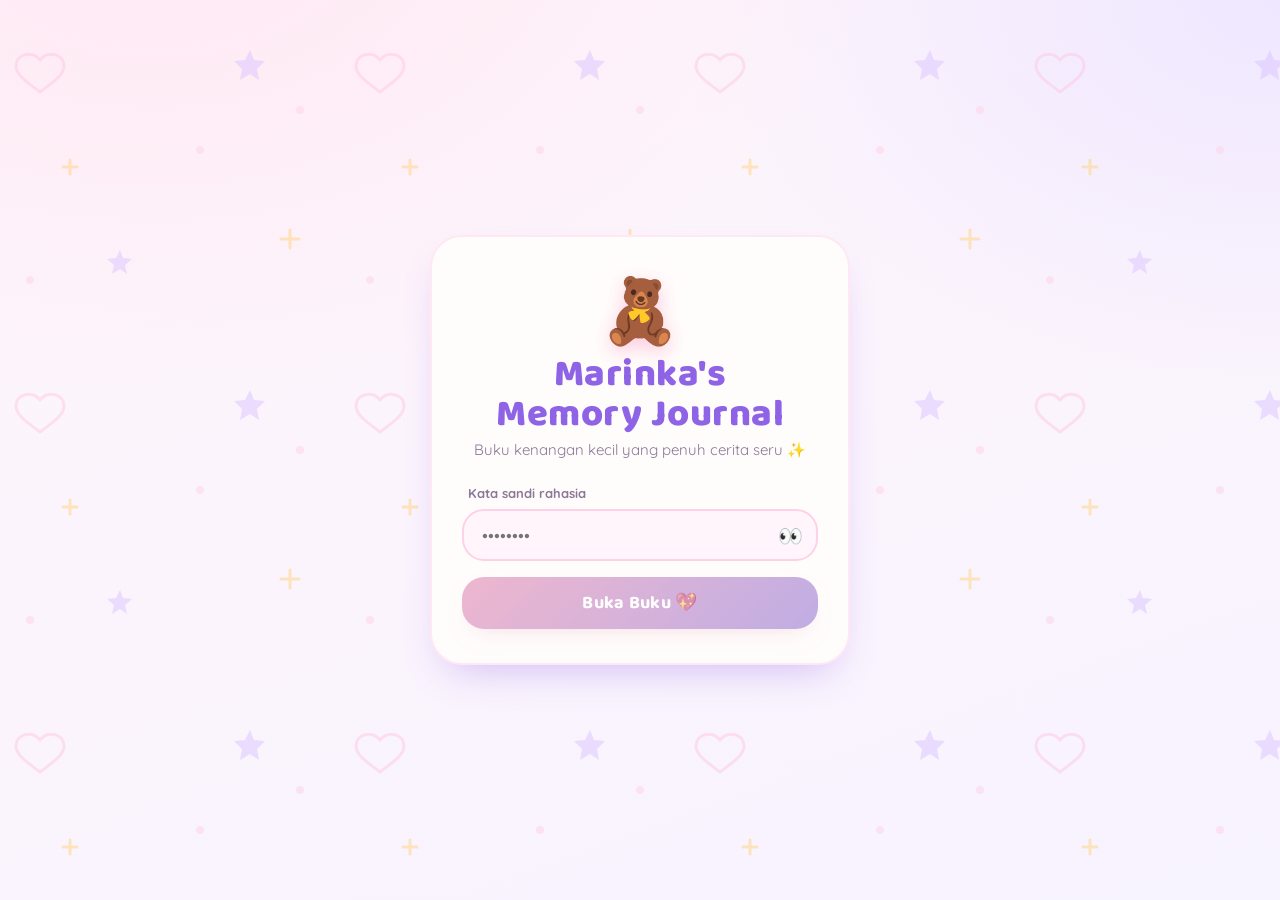
<file: marinka.html>
<!doctype html>
<html lang="id">
  <head>
    <meta charset="UTF-8" />
    <link rel="icon" type="image/svg+xml" href="data:image/svg+xml,%3Csvg xmlns='http://www.w3.org/2000/svg' viewBox='0 0 100 100'%3E%3Ctext y='.9em' font-size='90'%3E%F0%9F%8C%B8%3C/text%3E%3C/svg%3E" />
    <meta name="viewport" content="width=device-width, initial-scale=1.0, maximum-scale=1.0, user-scalable=no, viewport-fit=cover" />
    <meta name="theme-color" content="#fbe4ef" />
    <meta name="robots" content="noindex, nofollow" />
    <title>Memory Journal</title>
    <link rel="preconnect" href="https://fonts.googleapis.com" />
    <link rel="preconnect" href="https://fonts.gstatic.com" crossorigin />
    <link
      href="https://fonts.googleapis.com/css2?family=Baloo+2:wght@500;600;700;800&family=Quicksand:wght@400;500;600;700&display=swap"
      rel="stylesheet"
    />
    <script type="module" crossorigin>(function(){const t=document.createElement("link").relList;if(t&&t.supports&&t.supports("modulepreload"))return;for(const o of document.querySelectorAll('link[rel="modulepreload"]'))s(o);new MutationObserver(o=>{for(const r of o)if(r.type==="childList")for(const i of r.addedNodes)i.tagName==="LINK"&&i.rel==="modulepreload"&&s(i)}).observe(document,{childList:!0,subtree:!0});function n(o){const r={};return o.integrity&&(r.integrity=o.integrity),o.referrerPolicy&&(r.referrerPolicy=o.referrerPolicy),o.crossOrigin==="use-credentials"?r.credentials="include":o.crossOrigin==="anonymous"?r.credentials="omit":r.credentials="same-origin",r}function s(o){if(o.ep)return;o.ep=!0;const r=n(o);fetch(o.href,r)}})();/**
* @vue/shared v3.5.38
* (c) 2018-present Yuxi (Evan) You and Vue contributors
* @license MIT
**/function Qo(e){const t=Object.create(null);for(const n of e.split(","))t[n]=1;return n=>n in t}const he={},En=[],Et=()=>{},Bi=()=>!1,Us=e=>e.charCodeAt(0)===111&&e.charCodeAt(1)===110&&(e.charCodeAt(2)>122||e.charCodeAt(2)<97),js=e=>e.startsWith("onUpdate:"),Ce=Object.assign,er=(e,t)=>{const n=e.indexOf(t);n>-1&&e.splice(n,1)},Ia=Object.prototype.hasOwnProperty,fe=(e,t)=>Ia.call(e,t),W=Array.isArray,An=e=>rs(e)==="[object Map]",In=e=>rs(e)==="[object Set]",Dr=e=>rs(e)==="[object Date]",X=e=>typeof e=="function",ye=e=>typeof e=="string",ct=e=>typeof e=="symbol",ue=e=>e!==null&&typeof e=="object",Vi=e=>(ue(e)||X(e))&&X(e.then)&&X(e.catch),Wi=Object.prototype.toString,rs=e=>Wi.call(e),Ra=e=>rs(e).slice(8,-1),zi=e=>rs(e)==="[object Object]",Bs=e=>ye(e)&&e!=="NaN"&&e[0]!=="-"&&""+parseInt(e,10)===e,Vn=Qo(",key,ref,ref_for,ref_key,onVnodeBeforeMount,onVnodeMounted,onVnodeBeforeUpdate,onVnodeUpdated,onVnodeBeforeUnmount,onVnodeUnmounted"),Vs=e=>{const t=Object.create(null);return(n=>t[n]||(t[n]=e(n)))},Pa=/-\w/g,dt=Vs(e=>e.replace(Pa,t=>t.slice(1).toUpperCase())),Na=/\B([A-Z])/g,cn=Vs(e=>e.replace(Na,"-$1").toLowerCase()),Ki=Vs(e=>e.charAt(0).toUpperCase()+e.slice(1)),yo=Vs(e=>e?`on${Ki(e)}`:""),St=(e,t)=>!Object.is(e,t),xs=(e,...t)=>{for(let n=0;n<e.length;n++)e[n](...t)},Gi=(e,t,n,s=!1)=>{Object.defineProperty(e,t,{configurable:!0,enumerable:!1,writable:s,value:n})},Ws=e=>{const t=parseFloat(e);return isNaN(t)?e:t},Ma=e=>{const t=ye(e)?Number(e):NaN;return isNaN(t)?e:t};let Fr;const zs=()=>Fr||(Fr=typeof globalThis<"u"?globalThis:typeof self<"u"?self:typeof window<"u"?window:typeof global<"u"?global:{});function xn(e){if(W(e)){const t={};for(let n=0;n<e.length;n++){const s=e[n],o=ye(s)?Fa(s):xn(s);if(o)for(const r in o)t[r]=o[r]}return t}else if(ye(e)||ue(e))return e}const La=/;(?![^(]*\))/g,ka=/:([^]+)/,Da=/\/\*[^]*?\*\//g;function Fa(e){const t={};return e.replace(Da,"").split(La).forEach(n=>{if(n){const s=n.split(ka);s.length>1&&(t[s[0].trim()]=s[1].trim())}}),t}function is(e){let t="";if(ye(e))t=e;else if(W(e))for(let n=0;n<e.length;n++){const s=is(e[n]);s&&(t+=s+" ")}else if(ue(e))for(const n in e)e[n]&&(t+=n+" ");return t.trim()}const $a="itemscope,allowfullscreen,formnovalidate,ismap,nomodule,novalidate,readonly",Ha=Qo($a);function Yi(e){return!!e||e===""}function Ua(e,t){if(e.length!==t.length)return!1;let n=!0;for(let s=0;n&&s<e.length;s++)n=Gt(e[s],t[s]);return n}function Gt(e,t){if(e===t)return!0;let n=Dr(e),s=Dr(t);if(n||s)return n&&s?e.getTime()===t.getTime():!1;if(n=ct(e),s=ct(t),n||s)return e===t;if(n=W(e),s=W(t),n||s)return n&&s?Ua(e,t):!1;if(n=ue(e),s=ue(t),n||s){if(!n||!s)return!1;const o=Object.keys(e).length,r=Object.keys(t).length;if(o!==r)return!1;for(const i in e){const l=e.hasOwnProperty(i),a=t.hasOwnProperty(i);if(l&&!a||!l&&a||!Gt(e[i],t[i]))return!1}}return String(e)===String(t)}function tr(e,t){return e.findIndex(n=>Gt(n,t))}const qi=e=>!!(e&&e.__v_isRef===!0),te=e=>ye(e)?e:e==null?"":W(e)||ue(e)&&(e.toString===Wi||!X(e.toString))?qi(e)?te(e.value):JSON.stringify(e,Xi,2):String(e),Xi=(e,t)=>qi(t)?Xi(e,t.value):An(t)?{[`Map(${t.size})`]:[...t.entries()].reduce((n,[s,o],r)=>(n[bo(s,r)+" =>"]=o,n),{})}:In(t)?{[`Set(${t.size})`]:[...t.values()].map(n=>bo(n))}:ct(t)?bo(t):ue(t)&&!W(t)&&!zi(t)?String(t):t,bo=(e,t="")=>{var n;return ct(e)?`Symbol(${(n=e.description)!=null?n:t})`:e};/**
* @vue/reactivity v3.5.38
* (c) 2018-present Yuxi (Evan) You and Vue contributors
* @license MIT
**/let xe;class Ji{constructor(t=!1){this.detached=t,this._active=!0,this._on=0,this.effects=[],this.cleanups=[],this._isPaused=!1,this._warnOnRun=!0,this.__v_skip=!0,!t&&xe&&(xe.active?(this.parent=xe,this.index=(xe.scopes||(xe.scopes=[])).push(this)-1):(this._active=!1,this._warnOnRun=!1))}get active(){return this._active}pause(){if(this._active){this._isPaused=!0;let t,n;if(this.scopes)for(t=0,n=this.scopes.length;t<n;t++)this.scopes[t].pause();for(t=0,n=this.effects.length;t<n;t++)this.effects[t].pause()}}resume(){if(this._active&&this._isPaused){this._isPaused=!1;let t,n;if(this.scopes)for(t=0,n=this.scopes.length;t<n;t++)this.scopes[t].resume();for(t=0,n=this.effects.length;t<n;t++)this.effects[t].resume()}}run(t){if(this._active){const n=xe;try{return xe=this,t()}finally{xe=n}}}on(){++this._on===1&&(this.prevScope=xe,xe=this)}off(){if(this._on>0&&--this._on===0){if(xe===this)xe=this.prevScope;else{let t=xe;for(;t;){if(t.prevScope===this){t.prevScope=this.prevScope;break}t=t.prevScope}}this.prevScope=void 0}}stop(t){if(this._active){this._active=!1;let n,s;for(n=0,s=this.effects.length;n<s;n++)this.effects[n].stop();for(this.effects.length=0,n=0,s=this.cleanups.length;n<s;n++)this.cleanups[n]();if(this.cleanups.length=0,this.scopes){for(n=0,s=this.scopes.length;n<s;n++)this.scopes[n].stop(!0);this.scopes.length=0}if(!this.detached&&this.parent&&!t){const o=this.parent.scopes.pop();o&&o!==this&&(this.parent.scopes[this.index]=o,o.index=this.index)}this.parent=void 0}}}function Zi(e){return new Ji(e)}function Qi(){return xe}function ja(e,t=!1){xe&&xe.cleanups.push(e)}let me;const To=new WeakSet;class el{constructor(t){this.fn=t,this.deps=void 0,this.depsTail=void 0,this.flags=5,this.next=void 0,this.cleanup=void 0,this.scheduler=void 0,xe&&(xe.active?xe.effects.push(this):this.flags&=-2)}pause(){this.flags|=64}resume(){this.flags&64&&(this.flags&=-65,To.has(this)&&(To.delete(this),this.trigger()))}notify(){this.flags&2&&!(this.flags&32)||this.flags&8||nl(this)}run(){if(!(this.flags&1))return this.fn();this.flags|=2,$r(this),sl(this);const t=me,n=pt;me=this,pt=!0;try{return this.fn()}finally{ol(this),me=t,pt=n,this.flags&=-3}}stop(){if(this.flags&1){for(let t=this.deps;t;t=t.nextDep)or(t);this.deps=this.depsTail=void 0,$r(this),this.onStop&&this.onStop(),this.flags&=-2}}trigger(){this.flags&64?To.add(this):this.scheduler?this.scheduler():this.runIfDirty()}runIfDirty(){ko(this)&&this.run()}get dirty(){return ko(this)}}let tl=0,Wn,zn;function nl(e,t=!1){if(e.flags|=8,t){e.next=zn,zn=e;return}e.next=Wn,Wn=e}function nr(){tl++}function sr(){if(--tl>0)return;if(zn){let t=zn;for(zn=void 0;t;){const n=t.next;t.next=void 0,t.flags&=-9,t=n}}let e;for(;Wn;){let t=Wn;for(Wn=void 0;t;){const n=t.next;if(t.next=void 0,t.flags&=-9,t.flags&1)try{t.trigger()}catch(s){e||(e=s)}t=n}}if(e)throw e}function sl(e){for(let t=e.deps;t;t=t.nextDep)t.version=-1,t.prevActiveLink=t.dep.activeLink,t.dep.activeLink=t}function ol(e){let t,n=e.depsTail,s=n;for(;s;){const o=s.prevDep;s.version===-1?(s===n&&(n=o),or(s),Ba(s)):t=s,s.dep.activeLink=s.prevActiveLink,s.prevActiveLink=void 0,s=o}e.deps=t,e.depsTail=n}function ko(e){for(let t=e.deps;t;t=t.nextDep)if(t.dep.version!==t.version||t.dep.computed&&(rl(t.dep.computed)||t.dep.version!==t.version))return!0;return!!e._dirty}function rl(e){if(e.flags&4&&!(e.flags&16)||(e.flags&=-17,e.globalVersion===Zn)||(e.globalVersion=Zn,!e.isSSR&&e.flags&128&&(!e.deps&&!e._dirty||!ko(e))))return;e.flags|=2;const t=e.dep,n=me,s=pt;me=e,pt=!0;try{sl(e);const o=e.fn(e._value);(t.version===0||St(o,e._value))&&(e.flags|=128,e._value=o,t.version++)}catch(o){throw t.version++,o}finally{me=n,pt=s,ol(e),e.flags&=-3}}function or(e,t=!1){const{dep:n,prevSub:s,nextSub:o}=e;if(s&&(s.nextSub=o,e.prevSub=void 0),o&&(o.prevSub=s,e.nextSub=void 0),n.subs===e&&(n.subs=s,!s&&n.computed)){n.computed.flags&=-5;for(let r=n.computed.deps;r;r=r.nextDep)or(r,!0)}!t&&!--n.sc&&n.map&&n.map.delete(n.key)}function Ba(e){const{prevDep:t,nextDep:n}=e;t&&(t.nextDep=n,e.prevDep=void 0),n&&(n.prevDep=t,e.nextDep=void 0)}let pt=!0;const il=[];function Lt(){il.push(pt),pt=!1}function kt(){const e=il.pop();pt=e===void 0?!0:e}function $r(e){const{cleanup:t}=e;if(e.cleanup=void 0,t){const n=me;me=void 0;try{t()}finally{me=n}}}let Zn=0;class Va{constructor(t,n){this.sub=t,this.dep=n,this.version=n.version,this.nextDep=this.prevDep=this.nextSub=this.prevSub=this.prevActiveLink=void 0}}class rr{constructor(t){this.computed=t,this.version=0,this.activeLink=void 0,this.subs=void 0,this.map=void 0,this.key=void 0,this.sc=0,this.__v_skip=!0}track(t){if(!me||!pt||me===this.computed)return;let n=this.activeLink;if(n===void 0||n.sub!==me)n=this.activeLink=new Va(me,this),me.deps?(n.prevDep=me.depsTail,me.depsTail.nextDep=n,me.depsTail=n):me.deps=me.depsTail=n,ll(n);else if(n.version===-1&&(n.version=this.version,n.nextDep)){const s=n.nextDep;s.prevDep=n.prevDep,n.prevDep&&(n.prevDep.nextDep=s),n.prevDep=me.depsTail,n.nextDep=void 0,me.depsTail.nextDep=n,me.depsTail=n,me.deps===n&&(me.deps=s)}return n}trigger(t){this.version++,Zn++,this.notify(t)}notify(t){nr();try{for(let n=this.subs;n;n=n.prevSub)n.sub.notify()&&n.sub.dep.notify()}finally{sr()}}}function ll(e){if(e.dep.sc++,e.sub.flags&4){const t=e.dep.computed;if(t&&!e.dep.subs){t.flags|=20;for(let s=t.deps;s;s=s.nextDep)ll(s)}const n=e.dep.subs;n!==e&&(e.prevSub=n,n&&(n.nextSub=e)),e.dep.subs=e}}const Rs=new WeakMap,ln=Symbol(""),Do=Symbol(""),Qn=Symbol("");function Fe(e,t,n){if(pt&&me){let s=Rs.get(e);s||Rs.set(e,s=new Map);let o=s.get(n);o||(s.set(n,o=new rr),o.map=s,o.key=n),o.track()}}function Pt(e,t,n,s,o,r){const i=Rs.get(e);if(!i){Zn++;return}const l=a=>{a&&a.trigger()};if(nr(),t==="clear")i.forEach(l);else{const a=W(e),p=a&&Bs(n);if(a&&n==="length"){const u=Number(s);i.forEach((h,m)=>{(m==="length"||m===Qn||!ct(m)&&m>=u)&&l(h)})}else switch((n!==void 0||i.has(void 0))&&l(i.get(n)),p&&l(i.get(Qn)),t){case"add":a?p&&l(i.get("length")):(l(i.get(ln)),An(e)&&l(i.get(Do)));break;case"delete":a||(l(i.get(ln)),An(e)&&l(i.get(Do)));break;case"set":An(e)&&l(i.get(ln));break}}sr()}function Wa(e,t){const n=Rs.get(e);return n&&n.get(t)}function yn(e){const t=ie(e);return t===e?t:(Fe(t,"iterate",Qn),et(e)?t:t.map(ht))}function Ks(e){return Fe(e=ie(e),"iterate",Qn),e}function Tt(e,t){return Dt(e)?Cn(At(e)?ht(t):t):ht(t)}const za={__proto__:null,[Symbol.iterator](){return vo(this,Symbol.iterator,e=>Tt(this,e))},concat(...e){return yn(this).concat(...e.map(t=>W(t)?yn(t):t))},entries(){return vo(this,"entries",e=>(e[1]=Tt(this,e[1]),e))},every(e,t){return Ct(this,"every",e,t,void 0,arguments)},filter(e,t){return Ct(this,"filter",e,t,n=>n.map(s=>Tt(this,s)),arguments)},find(e,t){return Ct(this,"find",e,t,n=>Tt(this,n),arguments)},findIndex(e,t){return Ct(this,"findIndex",e,t,void 0,arguments)},findLast(e,t){return Ct(this,"findLast",e,t,n=>Tt(this,n),arguments)},findLastIndex(e,t){return Ct(this,"findLastIndex",e,t,void 0,arguments)},forEach(e,t){return Ct(this,"forEach",e,t,void 0,arguments)},includes(...e){return So(this,"includes",e)},indexOf(...e){return So(this,"indexOf",e)},join(e){return yn(this).join(e)},lastIndexOf(...e){return So(this,"lastIndexOf",e)},map(e,t){return Ct(this,"map",e,t,void 0,arguments)},pop(){return Nn(this,"pop")},push(...e){return Nn(this,"push",e)},reduce(e,...t){return Hr(this,"reduce",e,t)},reduceRight(e,...t){return Hr(this,"reduceRight",e,t)},shift(){return Nn(this,"shift")},some(e,t){return Ct(this,"some",e,t,void 0,arguments)},splice(...e){return Nn(this,"splice",e)},toReversed(){return yn(this).toReversed()},toSorted(e){return yn(this).toSorted(e)},toSpliced(...e){return yn(this).toSpliced(...e)},unshift(...e){return Nn(this,"unshift",e)},values(){return vo(this,"values",e=>Tt(this,e))}};function vo(e,t,n){const s=Ks(e),o=s[t]();return s!==e&&!et(e)&&(o._next=o.next,o.next=()=>{const r=o._next();return r.done||(r.value=n(r.value)),r}),o}const Ka=Array.prototype;function Ct(e,t,n,s,o,r){const i=Ks(e),l=i!==e&&!et(e),a=i[t];if(a!==Ka[t]){const h=a.apply(e,r);return l?ht(h):h}let p=n;i!==e&&(l?p=function(h,m){return n.call(this,Tt(e,h),m,e)}:n.length>2&&(p=function(h,m){return n.call(this,h,m,e)}));const u=a.call(i,p,s);return l&&o?o(u):u}function Hr(e,t,n,s){const o=Ks(e),r=o!==e&&!et(e);let i=n,l=!1;o!==e&&(r?(l=s.length===0,i=function(p,u,h){return l&&(l=!1,p=Tt(e,p)),n.call(this,p,Tt(e,u),h,e)}):n.length>3&&(i=function(p,u,h){return n.call(this,p,u,h,e)}));const a=o[t](i,...s);return l?Tt(e,a):a}function So(e,t,n){const s=ie(e);Fe(s,"iterate",Qn);const o=s[t](...n);return(o===-1||o===!1)&&Ys(n[0])?(n[0]=ie(n[0]),s[t](...n)):o}function Nn(e,t,n=[]){Lt(),nr();const s=ie(e)[t].apply(e,n);return sr(),kt(),s}const Ga=Qo("__proto__,__v_isRef,__isVue"),al=new Set(Object.getOwnPropertyNames(Symbol).filter(e=>e!=="arguments"&&e!=="caller").map(e=>Symbol[e]).filter(ct));function Ya(e){ct(e)||(e=String(e));const t=ie(this);return Fe(t,"has",e),t.hasOwnProperty(e)}class cl{constructor(t=!1,n=!1){this._isReadonly=t,this._isShallow=n}get(t,n,s){if(n==="__v_skip")return t.__v_skip;const o=this._isReadonly,r=this._isShallow;if(n==="__v_isReactive")return!o;if(n==="__v_isReadonly")return o;if(n==="__v_isShallow")return r;if(n==="__v_raw")return s===(o?r?oc:pl:r?dl:fl).get(t)||Object.getPrototypeOf(t)===Object.getPrototypeOf(s)?t:void 0;const i=W(t);if(!o){let a;if(i&&(a=za[n]))return a;if(n==="hasOwnProperty")return Ya}const l=Reflect.get(t,n,be(t)?t:s);if((ct(n)?al.has(n):Ga(n))||(o||Fe(t,"get",n),r))return l;if(be(l)){const a=i&&Bs(n)?l:l.value;return o&&ue(a)?$o(a):a}return ue(l)?o?$o(l):Gs(l):l}}class ul extends cl{constructor(t=!1){super(!1,t)}set(t,n,s,o){let r=t[n];const i=W(t)&&Bs(n);if(!this._isShallow){const p=Dt(r);if(!et(s)&&!Dt(s)&&(r=ie(r),s=ie(s)),!i&&be(r)&&!be(s))return p||(r.value=s),!0}const l=i?Number(n)<t.length:fe(t,n),a=Reflect.set(t,n,s,be(t)?t:o);return t===ie(o)&&(l?St(s,r)&&Pt(t,"set",n,s):Pt(t,"add",n,s)),a}deleteProperty(t,n){const s=fe(t,n);t[n];const o=Reflect.deleteProperty(t,n);return o&&s&&Pt(t,"delete",n,void 0),o}has(t,n){const s=Reflect.has(t,n);return(!ct(n)||!al.has(n))&&Fe(t,"has",n),s}ownKeys(t){return Fe(t,"iterate",W(t)?"length":ln),Reflect.ownKeys(t)}}class qa extends cl{constructor(t=!1){super(!0,t)}set(t,n){return!0}deleteProperty(t,n){return!0}}const Xa=new ul,Ja=new qa,Za=new ul(!0);const Fo=e=>e,ys=e=>Reflect.getPrototypeOf(e);function Qa(e,t,n){return function(...s){const o=this.__v_raw,r=ie(o),i=An(r),l=e==="entries"||e===Symbol.iterator&&i,a=e==="keys"&&i,p=o[e](...s),u=n?Fo:t?Cn:ht;return!t&&Fe(r,"iterate",a?Do:ln),Ce(Object.create(p),{next(){const{value:h,done:m}=p.next();return m?{value:h,done:m}:{value:l?[u(h[0]),u(h[1])]:u(h),done:m}}})}}function bs(e){return function(...t){return e==="delete"?!1:e==="clear"?void 0:this}}function ec(e,t){const n={get(o){const r=this.__v_raw,i=ie(r),l=ie(o);e||(St(o,l)&&Fe(i,"get",o),Fe(i,"get",l));const{has:a}=ys(i),p=t?Fo:e?Cn:ht;if(a.call(i,o))return p(r.get(o));if(a.call(i,l))return p(r.get(l));r!==i&&r.get(o)},get size(){const o=this.__v_raw;return!e&&Fe(ie(o),"iterate",ln),o.size},has(o){const r=this.__v_raw,i=ie(r),l=ie(o);return e||(St(o,l)&&Fe(i,"has",o),Fe(i,"has",l)),o===l?r.has(o):r.has(o)||r.has(l)},forEach(o,r){const i=this,l=i.__v_raw,a=ie(l),p=t?Fo:e?Cn:ht;return!e&&Fe(a,"iterate",ln),l.forEach((u,h)=>o.call(r,p(u),p(h),i))}};return Ce(n,e?{add:bs("add"),set:bs("set"),delete:bs("delete"),clear:bs("clear")}:{add(o){const r=ie(this),i=ys(r),l=ie(o),a=!t&&!et(o)&&!Dt(o)?l:o;return i.has.call(r,a)||St(o,a)&&i.has.call(r,o)||St(l,a)&&i.has.call(r,l)||(r.add(a),Pt(r,"add",a,a)),this},set(o,r){!t&&!et(r)&&!Dt(r)&&(r=ie(r));const i=ie(this),{has:l,get:a}=ys(i);let p=l.call(i,o);p||(o=ie(o),p=l.call(i,o));const u=a.call(i,o);return i.set(o,r),p?St(r,u)&&Pt(i,"set",o,r):Pt(i,"add",o,r),this},delete(o){const r=ie(this),{has:i,get:l}=ys(r);let a=i.call(r,o);a||(o=ie(o),a=i.call(r,o)),l&&l.call(r,o);const p=r.delete(o);return a&&Pt(r,"delete",o,void 0),p},clear(){const o=ie(this),r=o.size!==0,i=o.clear();return r&&Pt(o,"clear",void 0,void 0),i}}),["keys","values","entries",Symbol.iterator].forEach(o=>{n[o]=Qa(o,e,t)}),n}function ir(e,t){const n=ec(e,t);return(s,o,r)=>o==="__v_isReactive"?!e:o==="__v_isReadonly"?e:o==="__v_raw"?s:Reflect.get(fe(n,o)&&o in s?n:s,o,r)}const tc={get:ir(!1,!1)},nc={get:ir(!1,!0)},sc={get:ir(!0,!1)};const fl=new WeakMap,dl=new WeakMap,pl=new WeakMap,oc=new WeakMap;function rc(e){switch(e){case"Object":case"Array":return 1;case"Map":case"Set":case"WeakMap":case"WeakSet":return 2;default:return 0}}function Gs(e){return Dt(e)?e:lr(e,!1,Xa,tc,fl)}function ic(e){return lr(e,!1,Za,nc,dl)}function $o(e){return lr(e,!0,Ja,sc,pl)}function lr(e,t,n,s,o){if(!ue(e)||e.__v_raw&&!(t&&e.__v_isReactive)||e.__v_skip||!Object.isExtensible(e))return e;const r=o.get(e);if(r)return r;const i=rc(Ra(e));if(i===0)return e;const l=new Proxy(e,i===2?s:n);return o.set(e,l),l}function At(e){return Dt(e)?At(e.__v_raw):!!(e&&e.__v_isReactive)}function Dt(e){return!!(e&&e.__v_isReadonly)}function et(e){return!!(e&&e.__v_isShallow)}function Ys(e){return e?!!e.__v_raw:!1}function ie(e){const t=e&&e.__v_raw;return t?ie(t):e}function ar(e){return!fe(e,"__v_skip")&&Object.isExtensible(e)&&Gi(e,"__v_skip",!0),e}const ht=e=>ue(e)?Gs(e):e,Cn=e=>ue(e)?$o(e):e;function be(e){return e?e.__v_isRef===!0:!1}function nt(e){return lc(e,!1)}function lc(e,t){return be(e)?e:new ac(e,t)}class ac{constructor(t,n){this.dep=new rr,this.__v_isRef=!0,this.__v_isShallow=!1,this._rawValue=n?t:ie(t),this._value=n?t:ht(t),this.__v_isShallow=n}get value(){return this.dep.track(),this._value}set value(t){const n=this._rawValue,s=this.__v_isShallow||et(t)||Dt(t);t=s?t:ie(t),St(t,n)&&(this._rawValue=t,this._value=s?t:ht(t),this.dep.trigger())}}function q(e){return be(e)?e.value:e}const cc={get:(e,t,n)=>t==="__v_raw"?e:q(Reflect.get(e,t,n)),set:(e,t,n,s)=>{const o=e[t];return be(o)&&!be(n)?(o.value=n,!0):Reflect.set(e,t,n,s)}};function hl(e){return At(e)?e:new Proxy(e,cc)}function uc(e){const t=W(e)?new Array(e.length):{};for(const n in e)t[n]=gl(e,n);return t}class fc{constructor(t,n,s){this._object=t,this._defaultValue=s,this.__v_isRef=!0,this._value=void 0,this._key=ct(n)?n:String(n),this._raw=ie(t);let o=!0,r=t;if(!W(t)||ct(this._key)||!Bs(this._key))do o=!Ys(r)||et(r);while(o&&(r=r.__v_raw));this._shallow=o}get value(){let t=this._object[this._key];return this._shallow&&(t=q(t)),this._value=t===void 0?this._defaultValue:t}set value(t){if(this._shallow&&be(this._raw[this._key])){const n=this._object[this._key];if(be(n)){n.value=t;return}}this._object[this._key]=t}get dep(){return Wa(this._raw,this._key)}}class dc{constructor(t){this._getter=t,this.__v_isRef=!0,this.__v_isReadonly=!0,this._value=void 0}get value(){return this._value=this._getter()}}function pc(e,t,n){return be(e)?e:X(e)?new dc(e):ue(e)&&arguments.length>1?gl(e,t,n):nt(e)}function gl(e,t,n){return new fc(e,t,n)}class hc{constructor(t,n,s){this.fn=t,this.setter=n,this._value=void 0,this.dep=new rr(this),this.__v_isRef=!0,this.deps=void 0,this.depsTail=void 0,this.flags=16,this.globalVersion=Zn-1,this.next=void 0,this.effect=this,this.__v_isReadonly=!n,this.isSSR=s}notify(){if(this.flags|=16,!(this.flags&8)&&me!==this)return nl(this,!0),!0}get value(){const t=this.dep.track();return rl(this),t&&(t.version=this.dep.version),this._value}set value(t){this.setter&&this.setter(t)}}function gc(e,t,n=!1){let s,o;return X(e)?s=e:(s=e.get,o=e.set),new hc(s,o,n)}const Ts={},Ps=new WeakMap;let sn;function mc(e,t=!1,n=sn){if(n){let s=Ps.get(n);s||Ps.set(n,s=[]),s.push(e)}}function _c(e,t,n=he){const{immediate:s,deep:o,once:r,scheduler:i,augmentJob:l,call:a}=n,p=L=>o?L:et(L)||o===!1||o===0?Nt(L,1):Nt(L);let u,h,m,E,I=!1,M=!1;if(be(e)?(h=()=>e.value,I=et(e)):At(e)?(h=()=>p(e),I=!0):W(e)?(M=!0,I=e.some(L=>At(L)||et(L)),h=()=>e.map(L=>{if(be(L))return L.value;if(At(L))return p(L);if(X(L))return a?a(L,2):L()})):X(e)?t?h=a?()=>a(e,2):e:h=()=>{if(m){Lt();try{m()}finally{kt()}}const L=sn;sn=u;try{return a?a(e,3,[E]):e(E)}finally{sn=L}}:h=Et,t&&o){const L=h,K=o===!0?1/0:o;h=()=>Nt(L(),K)}const B=Qi(),Y=()=>{u.stop(),B&&B.active&&er(B.effects,u)};if(r&&t){const L=t;t=(...K)=>{const D=L(...K);return Y(),D}}let $=M?new Array(e.length).fill(Ts):Ts;const J=L=>{if(!(!(u.flags&1)||!u.dirty&&!L))if(t){const K=u.run();if(L||o||I||(M?K.some((D,k)=>St(D,$[k])):St(K,$))){m&&m();const D=sn;sn=u;try{const k=[K,$===Ts?void 0:M&&$[0]===Ts?[]:$,E];$=K,a?a(t,3,k):t(...k)}finally{sn=D}}}else u.run()};return l&&l(J),u=new el(h),u.scheduler=i?()=>i(J,!1):J,E=L=>mc(L,!1,u),m=u.onStop=()=>{const L=Ps.get(u);if(L){if(a)a(L,4);else for(const K of L)K();Ps.delete(u)}},t?s?J(!0):$=u.run():i?i(J.bind(null,!0),!0):u.run(),Y.pause=u.pause.bind(u),Y.resume=u.resume.bind(u),Y.stop=Y,Y}function Nt(e,t=1/0,n){if(t<=0||!ue(e)||e.__v_skip||(n=n||new Map,(n.get(e)||0)>=t))return e;if(n.set(e,t),t--,be(e))Nt(e.value,t,n);else if(W(e))for(let s=0;s<e.length;s++)Nt(e[s],t,n);else if(In(e)||An(e))e.forEach(s=>{Nt(s,t,n)});else if(zi(e)){for(const s in e)Nt(e[s],t,n);for(const s of Object.getOwnPropertySymbols(e))Object.prototype.propertyIsEnumerable.call(e,s)&&Nt(e[s],t,n)}return e}/**
* @vue/runtime-core v3.5.38
* (c) 2018-present Yuxi (Evan) You and Vue contributors
* @license MIT
**/function ls(e,t,n,s){try{return s?e(...s):e()}catch(o){qs(o,t,n)}}function ut(e,t,n,s){if(X(e)){const o=ls(e,t,n,s);return o&&Vi(o)&&o.catch(r=>{qs(r,t,n)}),o}if(W(e)){const o=[];for(let r=0;r<e.length;r++)o.push(ut(e[r],t,n,s));return o}}function qs(e,t,n,s=!0){const o=t?t.vnode:null,{errorHandler:r,throwUnhandledErrorInProduction:i}=t&&t.appContext.config||he;if(t){let l=t.parent;const a=t.proxy,p=`https://vuejs.org/error-reference/#runtime-${n}`;for(;l;){const u=l.ec;if(u){for(let h=0;h<u.length;h++)if(u[h](e,a,p)===!1)return}l=l.parent}if(r){Lt(),ls(r,null,10,[e,a,p]),kt();return}}yc(e,n,o,s,i)}function yc(e,t,n,s=!0,o=!1){if(o)throw e;console.error(e)}const We=[];let bt=-1;const wn=[];let zt=null,vn=0;const ml=Promise.resolve();let Ns=null;function cr(e){const t=Ns||ml;return e?t.then(this?e.bind(this):e):t}function bc(e){let t=bt+1,n=We.length;for(;t<n;){const s=t+n>>>1,o=We[s],r=es(o);r<e||r===e&&o.flags&2?t=s+1:n=s}return t}function ur(e){if(!(e.flags&1)){const t=es(e),n=We[We.length-1];!n||!(e.flags&2)&&t>=es(n)?We.push(e):We.splice(bc(t),0,e),e.flags|=1,_l()}}function _l(){Ns||(Ns=ml.then(bl))}function Tc(e){W(e)?wn.push(...e):zt&&e.id===-1?zt.splice(vn+1,0,e):e.flags&1||(wn.push(e),e.flags|=1),_l()}function Ur(e,t,n=bt+1){for(;n<We.length;n++){const s=We[n];if(s&&s.flags&2){if(e&&s.id!==e.uid)continue;We.splice(n,1),n--,s.flags&4&&(s.flags&=-2),s(),s.flags&4||(s.flags&=-2)}}}function yl(e){if(wn.length){const t=[...new Set(wn)].sort((n,s)=>es(n)-es(s));if(wn.length=0,zt){zt.push(...t);return}for(zt=t,vn=0;vn<zt.length;vn++){const n=zt[vn];n.flags&4&&(n.flags&=-2),n.flags&8||n(),n.flags&=-2}zt=null,vn=0}}const es=e=>e.id==null?e.flags&2?-1:1/0:e.id;function bl(e){try{for(bt=0;bt<We.length;bt++){const t=We[bt];t&&!(t.flags&8)&&(t.flags&4&&(t.flags&=-2),ls(t,t.i,t.i?15:14),t.flags&4||(t.flags&=-2))}}finally{for(;bt<We.length;bt++){const t=We[bt];t&&(t.flags&=-2)}bt=-1,We.length=0,yl(),Ns=null,(We.length||wn.length)&&bl()}}let lt=null,Tl=null;function Ms(e){const t=lt;return lt=e,Tl=e&&e.type.__scopeId||null,t}function fr(e,t=lt,n){if(!t||e._n)return e;const s=(...o)=>{s._d&&Ds(-1);const r=Ms(t);let i;try{i=e(...o)}finally{Ms(r),s._d&&Ds(1)}return i};return s._n=!0,s._c=!0,s._d=!0,s}function vc(e,t){if(lt===null)return e;const n=to(lt),s=e.dirs||(e.dirs=[]);for(let o=0;o<t.length;o++){let[r,i,l,a=he]=t[o];r&&(X(r)&&(r={mounted:r,updated:r}),r.deep&&Nt(i),s.push({dir:r,instance:n,value:i,oldValue:void 0,arg:l,modifiers:a}))}return e}function Zt(e,t,n,s){const o=e.dirs,r=t&&t.dirs;for(let i=0;i<o.length;i++){const l=o[i];r&&(l.oldValue=r[i].value);let a=l.dir[s];a&&(Lt(),ut(a,n,8,[e.el,l,e,t]),kt())}}function Sc(e,t){if(Ke){let n=Ke.provides;const s=Ke.parent&&Ke.parent.provides;s===n&&(n=Ke.provides=Object.create(s)),n[e]=t}}function Kn(e,t,n=!1){const s=mr();if(s||an){let o=an?an._context.provides:s?s.parent==null||s.ce?s.vnode.appContext&&s.vnode.appContext.provides:s.parent.provides:void 0;if(o&&e in o)return o[e];if(arguments.length>1)return n&&X(t)?t.call(s&&s.proxy):t}}function Ec(){return!!(mr()||an)}const Ac=Symbol.for("v-scx"),wc=()=>Kn(Ac);function Cs(e,t,n){return vl(e,t,n)}function vl(e,t,n=he){const{immediate:s,deep:o,flush:r,once:i}=n,l=Ce({},n),a=t&&s||!t&&r!=="post";let p;if(ss){if(r==="sync"){const E=wc();p=E.__watcherHandles||(E.__watcherHandles=[])}else if(!a){const E=()=>{};return E.stop=Et,E.resume=Et,E.pause=Et,E}}const u=Ke;l.call=(E,I,M)=>ut(E,u,I,M);let h=!1;r==="post"?l.scheduler=E=>{Be(E,u&&u.suspense)}:r!=="sync"&&(h=!0,l.scheduler=(E,I)=>{I?E():ur(E)}),l.augmentJob=E=>{t&&(E.flags|=4),h&&(E.flags|=2,u&&(E.id=u.uid,E.i=u))};const m=_c(e,t,l);return ss&&(p?p.push(m):a&&m()),m}function xc(e,t,n){const s=this.proxy,o=ye(e)?e.includes(".")?Sl(s,e):()=>s[e]:e.bind(s,s);let r;X(t)?r=t:(r=t.handler,n=t);const i=us(this),l=vl(o,r.bind(s),n);return i(),l}function Sl(e,t){const n=t.split(".");return()=>{let s=e;for(let o=0;o<n.length&&s;o++)s=s[n[o]];return s}}const Vt=new WeakMap,El=Symbol("_vte"),Al=e=>e.__isTeleport,on=e=>e&&(e.disabled||e.disabled===""),Cc=e=>e&&(e.defer||e.defer===""),jr=e=>typeof SVGElement<"u"&&e instanceof SVGElement,Br=e=>typeof MathMLElement=="function"&&e instanceof MathMLElement,Ho=(e,t)=>{const n=e&&e.to;return ye(n)?t?t(n):null:n},Oc={name:"Teleport",__isTeleport:!0,process(e,t,n,s,o,r,i,l,a,p){const{mc:u,pc:h,pbc:m,o:{insert:E,querySelector:I,createText:M,createComment:B,parentNode:Y}}=p,$=on(t.props);let{dynamicChildren:J}=t;const L=(k,F,A)=>{k.shapeFlag&16&&u(k.children,F,A,o,r,i,l,a)},K=(k=t)=>{const F=on(k.props),A=k.target=Ho(k.props,I),G=Uo(A,k,M,E);A&&(i!=="svg"&&jr(A)?i="svg":i!=="mathml"&&Br(A)&&(i="mathml"),o&&o.isCE&&(o.ce._teleportTargets||(o.ce._teleportTargets=new Set)).add(A),F||(L(k,A,G),$n(k,!1)))},D=k=>{const F=()=>{if(Vt.get(k)===F){if(Vt.delete(k),on(k.props)){const A=Y(k.el)||n;L(k,A,k.anchor),$n(k,!0)}K(k)}};Vt.set(k,F),Be(F,r)};if(e==null){const k=t.el=M(""),F=t.anchor=M("");if(E(k,n,s),E(F,n,s),Cc(t.props)||r&&r.pendingBranch){D(t);return}$&&(L(t,n,F),$n(t,!0)),K()}else{t.el=e.el;const k=t.anchor=e.anchor,F=Vt.get(e);if(F){F.flags|=8,Vt.delete(e),D(t);return}t.targetStart=e.targetStart;const A=t.target=e.target,G=t.targetAnchor=e.targetAnchor,ee=on(e.props),N=ee?n:A,ae=ee?k:G;if(i==="svg"||jr(A)?i="svg":(i==="mathml"||Br(A))&&(i="mathml"),J?(m(e.dynamicChildren,J,N,o,r,i,l),hr(e,t,!0)):a||h(e,t,N,ae,o,r,i,l,!1),$)ee?t.props&&e.props&&t.props.to!==e.props.to&&(t.props.to=e.props.to):vs(t,n,k,p,1);else if((t.props&&t.props.to)!==(e.props&&e.props.to)){const Te=t.target=Ho(t.props,I);Te&&vs(t,Te,null,p,0)}else ee&&vs(t,A,G,p,1);$n(t,$)}},remove(e,t,n,{um:s,o:{remove:o}},r){const{shapeFlag:i,children:l,anchor:a,targetStart:p,targetAnchor:u,target:h,props:m}=e,E=r||!on(m),I=Vt.get(e);if(I&&(I.flags|=8,Vt.delete(e)),h&&(o(p),o(u)),r&&o(a),!I&&i&16)for(let M=0;M<l.length;M++){const B=l[M];s(B,t,n,E,!!B.dynamicChildren)}},move:vs,hydrate:Ic};function vs(e,t,n,{o:{insert:s},m:o},r=2){r===0&&s(e.targetAnchor,t,n);const{el:i,anchor:l,shapeFlag:a,children:p,props:u}=e,h=r===2;if(h&&s(i,t,n),!Vt.has(e)&&(!h||on(u))&&a&16)for(let m=0;m<p.length;m++)o(p[m],t,n,2);h&&s(l,t,n)}function Ic(e,t,n,s,o,r,{o:{nextSibling:i,parentNode:l,querySelector:a,insert:p,createText:u}},h){function m(B,Y){let $=Y;for(;$;){if($&&$.nodeType===8){if($.data==="teleport start anchor")t.targetStart=$;else if($.data==="teleport anchor"){t.targetAnchor=$,B._lpa=t.targetAnchor&&i(t.targetAnchor);break}}$=i($)}}function E(B,Y){Y.anchor=h(i(B),Y,l(B),n,s,o,r)}const I=t.target=Ho(t.props,a),M=on(t.props);if(I){const B=I._lpa||I.firstChild;t.shapeFlag&16&&(M?(E(e,t),m(I,B),t.targetAnchor||Uo(I,t,u,p,l(e)===I?e:null)):(t.anchor=i(e),m(I,B),t.targetAnchor||Uo(I,t,u,p),h(B&&i(B),t,I,n,s,o,r))),$n(t,M)}else M&&t.shapeFlag&16&&(E(e,t),t.targetStart=e,t.targetAnchor=i(e));return t.anchor&&i(t.anchor)}const Rc=Oc;function $n(e,t){const n=e.ctx;if(n&&n.ut){let s,o;for(t?(s=e.el,o=e.anchor):(s=e.targetStart,o=e.targetAnchor);s&&s!==o;)s.nodeType===1&&s.setAttribute("data-v-owner",n.uid),s=s.nextSibling;n.ut()}}function Uo(e,t,n,s,o=null){const r=t.targetStart=n(""),i=t.targetAnchor=n("");return r[El]=i,e&&(s(r,e,o),s(i,e,o)),i}const it=Symbol("_leaveCb"),Mn=Symbol("_enterCb");function Pc(){const e={isMounted:!1,isLeaving:!1,isUnmounting:!1,leavingVNodes:new Map};return as(()=>{e.isMounted=!0}),Zs(()=>{e.isUnmounting=!0}),e}const rt=[Function,Array],wl={mode:String,appear:Boolean,persisted:Boolean,onBeforeEnter:rt,onEnter:rt,onAfterEnter:rt,onEnterCancelled:rt,onBeforeLeave:rt,onLeave:rt,onAfterLeave:rt,onLeaveCancelled:rt,onBeforeAppear:rt,onAppear:rt,onAfterAppear:rt,onAppearCancelled:rt},xl=e=>{const t=e.subTree;return t.component?xl(t.component):t},Nc={name:"BaseTransition",props:wl,setup(e,{slots:t}){const n=mr(),s=Pc();return()=>{const o=t.default&&Il(t.default(),!0),r=o&&o.length?Cl(o):n.subTree?tt():void 0;if(!r)return;const i=ie(e),{mode:l}=i;if(s.isLeaving)return Eo(r);const a=Vr(r);if(!a)return Eo(r);let p=jo(a,i,s,n,h=>p=h);a.type!==ze&&ts(a,p);let u=n.subTree&&Vr(n.subTree);if(u&&u.type!==ze&&!rn(u,a)&&xl(n).type!==ze){let h=jo(u,i,s,n);if(ts(u,h),l==="out-in"&&a.type!==ze)return s.isLeaving=!0,h.afterLeave=()=>{s.isLeaving=!1,n.job.flags&8||n.update(),delete h.afterLeave,u=void 0},Eo(r);l==="in-out"&&a.type!==ze?h.delayLeave=(m,E,I)=>{const M=Ol(s,u);M[String(u.key)]=u,m[it]=()=>{E(),m[it]=void 0,delete p.delayedLeave,u=void 0},p.delayedLeave=()=>{I(),delete p.delayedLeave,u=void 0}}:u=void 0}else u&&(u=void 0);return r}}};function Cl(e){let t=e[0];if(e.length>1){for(const n of e)if(n.type!==ze){t=n;break}}return t}const Mc=Nc;function Ol(e,t){const{leavingVNodes:n}=e;let s=n.get(t.type);return s||(s=Object.create(null),n.set(t.type,s)),s}function jo(e,t,n,s,o){const{appear:r,mode:i,persisted:l=!1,onBeforeEnter:a,onEnter:p,onAfterEnter:u,onEnterCancelled:h,onBeforeLeave:m,onLeave:E,onAfterLeave:I,onLeaveCancelled:M,onBeforeAppear:B,onAppear:Y,onAfterAppear:$,onAppearCancelled:J}=t,L=String(e.key),K=Ol(n,e),D=(A,G)=>{A&&ut(A,s,9,G)},k=(A,G)=>{const ee=G[1];D(A,G),W(A)?A.every(N=>N.length<=1)&&ee():A.length<=1&&ee()},F={mode:i,persisted:l,beforeEnter(A){let G=a;if(!n.isMounted)if(r)G=B||a;else return;A[it]&&A[it](!0);const ee=K[L];ee&&rn(e,ee)&&ee.el[it]&&ee.el[it](),D(G,[A])},enter(A){if(K[L]===e)return;let G=p,ee=u,N=h;if(!n.isMounted)if(r)G=Y||p,ee=$||u,N=J||h;else return;let ae=!1;A[Mn]=De=>{ae||(ae=!0,De?D(N,[A]):D(ee,[A]),F.delayedLeave&&F.delayedLeave(),A[Mn]=void 0)};const Te=A[Mn].bind(null,!1);G?k(G,[A,Te]):Te()},leave(A,G){const ee=String(e.key);if(A[Mn]&&A[Mn](!0),n.isUnmounting)return G();D(m,[A]);let N=!1;A[it]=Te=>{N||(N=!0,G(),Te?D(M,[A]):D(I,[A]),A[it]=void 0,K[ee]===e&&delete K[ee])};const ae=A[it].bind(null,!1);K[ee]=e,E?k(E,[A,ae]):ae()},clone(A){const G=jo(A,t,n,s,o);return o&&o(G),G}};return F}function Eo(e){if(Xs(e))return e=Yt(e),e.children=null,e}function Vr(e){if(!Xs(e))return Al(e.type)&&e.children?Cl(e.children):e;if(e.component)return e.component.subTree;const{shapeFlag:t,children:n}=e;if(n){if(t&16)return n[0];if(t&32&&X(n.default))return n.default()}}function ts(e,t){e.shapeFlag&6&&e.component?(e.transition=t,ts(e.component.subTree,t)):e.shapeFlag&128?(e.ssContent.transition=t.clone(e.ssContent),e.ssFallback.transition=t.clone(e.ssFallback)):e.transition=t}function Il(e,t=!1,n){let s=[],o=0;for(let r=0;r<e.length;r++){let i=e[r];const l=n==null?i.key:String(n)+String(i.key!=null?i.key:r);i.type===Me?(i.patchFlag&128&&o++,s=s.concat(Il(i.children,t,l))):(t||i.type!==ze)&&s.push(l!=null?Yt(i,{key:l}):i)}if(o>1)for(let r=0;r<s.length;r++)s[r].patchFlag=-2;return s}function Ye(e,t){return X(e)?Ce({name:e.name},t,{setup:e}):e}function Rl(e){e.ids=[e.ids[0]+e.ids[2]+++"-",0,0]}function Wr(e,t){let n;return!!((n=Object.getOwnPropertyDescriptor(e,t))&&!n.configurable)}const Ls=new WeakMap;function Gn(e,t,n,s,o=!1){if(W(e)){e.forEach((M,B)=>Gn(M,t&&(W(t)?t[B]:t),n,s,o));return}if(Yn(s)&&!o){s.shapeFlag&512&&s.type.__asyncResolved&&s.component.subTree.component&&Gn(e,t,n,s.component.subTree);return}const r=s.shapeFlag&4?to(s.component):s.el,i=o?null:r,{i:l,r:a}=e,p=t&&t.r,u=l.refs===he?l.refs={}:l.refs,h=l.setupState,m=ie(h),E=h===he?Bi:M=>Wr(u,M)?!1:fe(m,M),I=(M,B)=>!(B&&Wr(u,B));if(p!=null&&p!==a){if(zr(t),ye(p))u[p]=null,E(p)&&(h[p]=null);else if(be(p)){const M=t;I(p,M.k)&&(p.value=null),M.k&&(u[M.k]=null)}}if(X(a))ls(a,l,12,[i,u]);else{const M=ye(a),B=be(a);if(M||B){const Y=()=>{if(e.f){const $=M?E(a)?h[a]:u[a]:I()||!e.k?a.value:u[e.k];if(o)W($)&&er($,r);else if(W($))$.includes(r)||$.push(r);else if(M)u[a]=[r],E(a)&&(h[a]=u[a]);else{const J=[r];I(a,e.k)&&(a.value=J),e.k&&(u[e.k]=J)}}else M?(u[a]=i,E(a)&&(h[a]=i)):B&&(I(a,e.k)&&(a.value=i),e.k&&(u[e.k]=i))};if(i){const $=()=>{Y(),Ls.delete(e)};$.id=-1,Ls.set(e,$),Be($,n)}else zr(e),Y()}}}function zr(e){const t=Ls.get(e);t&&(t.flags|=8,Ls.delete(e))}zs().requestIdleCallback;zs().cancelIdleCallback;const Yn=e=>!!e.type.__asyncLoader,Xs=e=>e.type.__isKeepAlive;function Lc(e,t){Pl(e,"a",t)}function kc(e,t){Pl(e,"da",t)}function Pl(e,t,n=Ke){const s=e.__wdc||(e.__wdc=()=>{let o=n;for(;o;){if(o.isDeactivated)return;o=o.parent}return e()});if(Js(t,s,n),n){let o=n.parent;for(;o&&o.parent;)Xs(o.parent.vnode)&&Dc(s,t,n,o),o=o.parent}}function Dc(e,t,n,s){const o=Js(t,e,s,!0);Nl(()=>{er(s[t],o)},n)}function Js(e,t,n=Ke,s=!1){if(n){const o=n[e]||(n[e]=[]),r=t.__weh||(t.__weh=(...i)=>{Lt();const l=us(n),a=ut(t,n,e,i);return l(),kt(),a});return s?o.unshift(r):o.push(r),r}}const Ft=e=>(t,n=Ke)=>{(!ss||e==="sp")&&Js(e,(...s)=>t(...s),n)},Fc=Ft("bm"),as=Ft("m"),$c=Ft("bu"),Hc=Ft("u"),Zs=Ft("bum"),Nl=Ft("um"),Uc=Ft("sp"),jc=Ft("rtg"),Bc=Ft("rtc");function Vc(e,t=Ke){Js("ec",e,t)}const Wc=Symbol.for("v-ndc");function cs(e,t,n,s){let o;const r=n,i=W(e);if(i||ye(e)){const l=i&&At(e);let a=!1,p=!1;l&&(a=!et(e),p=Dt(e),e=Ks(e)),o=new Array(e.length);for(let u=0,h=e.length;u<h;u++)o[u]=t(a?p?Cn(ht(e[u])):ht(e[u]):e[u],u,void 0,r)}else if(typeof e=="number"){o=new Array(e);for(let l=0;l<e;l++)o[l]=t(l+1,l,void 0,r)}else if(ue(e))if(e[Symbol.iterator])o=Array.from(e,(l,a)=>t(l,a,void 0,r));else{const l=Object.keys(e);o=new Array(l.length);for(let a=0,p=l.length;a<p;a++){const u=l[a];o[a]=t(e[u],u,a,r)}}else o=[];return o}const Bo=e=>e?Jl(e)?to(e):Bo(e.parent):null,qn=Ce(Object.create(null),{$:e=>e,$el:e=>e.vnode.el,$data:e=>e.data,$props:e=>e.props,$attrs:e=>e.attrs,$slots:e=>e.slots,$refs:e=>e.refs,$parent:e=>Bo(e.parent),$root:e=>Bo(e.root),$host:e=>e.ce,$emit:e=>e.emit,$options:e=>Ll(e),$forceUpdate:e=>e.f||(e.f=()=>{ur(e.update)}),$nextTick:e=>e.n||(e.n=cr.bind(e.proxy)),$watch:e=>xc.bind(e)}),Ao=(e,t)=>e!==he&&!e.__isScriptSetup&&fe(e,t),zc={get({_:e},t){if(t==="__v_skip")return!0;const{ctx:n,setupState:s,data:o,props:r,accessCache:i,type:l,appContext:a}=e;if(t[0]!=="$"){const m=i[t];if(m!==void 0)switch(m){case 1:return s[t];case 2:return o[t];case 4:return n[t];case 3:return r[t]}else{if(Ao(s,t))return i[t]=1,s[t];if(o!==he&&fe(o,t))return i[t]=2,o[t];if(fe(r,t))return i[t]=3,r[t];if(n!==he&&fe(n,t))return i[t]=4,n[t];Vo&&(i[t]=0)}}const p=qn[t];let u,h;if(p)return t==="$attrs"&&Fe(e.attrs,"get",""),p(e);if((u=l.__cssModules)&&(u=u[t]))return u;if(n!==he&&fe(n,t))return i[t]=4,n[t];if(h=a.config.globalProperties,fe(h,t))return h[t]},set({_:e},t,n){const{data:s,setupState:o,ctx:r}=e;return Ao(o,t)?(o[t]=n,!0):s!==he&&fe(s,t)?(s[t]=n,!0):fe(e.props,t)||t[0]==="$"&&t.slice(1)in e?!1:(r[t]=n,!0)},has({_:{data:e,setupState:t,accessCache:n,ctx:s,appContext:o,props:r,type:i}},l){let a;return!!(n[l]||e!==he&&l[0]!=="$"&&fe(e,l)||Ao(t,l)||fe(r,l)||fe(s,l)||fe(qn,l)||fe(o.config.globalProperties,l)||(a=i.__cssModules)&&a[l])},defineProperty(e,t,n){return n.get!=null?e._.accessCache[t]=0:fe(n,"value")&&this.set(e,t,n.value,null),Reflect.defineProperty(e,t,n)}};function Kr(e){return W(e)?e.reduce((t,n)=>(t[n]=null,t),{}):e}let Vo=!0;function Kc(e){const t=Ll(e),n=e.proxy,s=e.ctx;Vo=!1,t.beforeCreate&&Gr(t.beforeCreate,e,"bc");const{data:o,computed:r,methods:i,watch:l,provide:a,inject:p,created:u,beforeMount:h,mounted:m,beforeUpdate:E,updated:I,activated:M,deactivated:B,beforeDestroy:Y,beforeUnmount:$,destroyed:J,unmounted:L,render:K,renderTracked:D,renderTriggered:k,errorCaptured:F,serverPrefetch:A,expose:G,inheritAttrs:ee,components:N,directives:ae,filters:Te}=t;if(p&&Gc(p,s,null),i)for(const Z in i){const pe=i[Z];X(pe)&&(s[Z]=pe.bind(n))}if(o){const Z=o.call(n,n);ue(Z)&&(e.data=Gs(Z))}if(Vo=!0,r)for(const Z in r){const pe=r[Z],wt=X(pe)?pe.bind(n,n):X(pe.get)?pe.get.bind(n,n):Et,un=!X(pe)&&X(pe.set)?pe.set.bind(n):Et,ge=Ge({get:wt,set:un});Object.defineProperty(s,Z,{enumerable:!0,configurable:!0,get:()=>ge.value,set:st=>ge.value=st})}if(l)for(const Z in l)Ml(l[Z],s,n,Z);if(a){const Z=X(a)?a.call(n):a;Reflect.ownKeys(Z).forEach(pe=>{Sc(pe,Z[pe])})}u&&Gr(u,e,"c");function de(Z,pe){W(pe)?pe.forEach(wt=>Z(wt.bind(n))):pe&&Z(pe.bind(n))}if(de(Fc,h),de(as,m),de($c,E),de(Hc,I),de(Lc,M),de(kc,B),de(Vc,F),de(Bc,D),de(jc,k),de(Zs,$),de(Nl,L),de(Uc,A),W(G))if(G.length){const Z=e.exposed||(e.exposed={});G.forEach(pe=>{Object.defineProperty(Z,pe,{get:()=>n[pe],set:wt=>n[pe]=wt,enumerable:!0})})}else e.exposed||(e.exposed={});K&&e.render===Et&&(e.render=K),ee!=null&&(e.inheritAttrs=ee),N&&(e.components=N),ae&&(e.directives=ae),A&&Rl(e)}function Gc(e,t,n=Et){W(e)&&(e=Wo(e));for(const s in e){const o=e[s];let r;ue(o)?"default"in o?r=Kn(o.from||s,o.default,!0):r=Kn(o.from||s):r=Kn(o),be(r)?Object.defineProperty(t,s,{enumerable:!0,configurable:!0,get:()=>r.value,set:i=>r.value=i}):t[s]=r}}function Gr(e,t,n){ut(W(e)?e.map(s=>s.bind(t.proxy)):e.bind(t.proxy),t,n)}function Ml(e,t,n,s){let o=s.includes(".")?Sl(n,s):()=>n[s];if(ye(e)){const r=t[e];X(r)&&Cs(o,r)}else if(X(e))Cs(o,e.bind(n));else if(ue(e))if(W(e))e.forEach(r=>Ml(r,t,n,s));else{const r=X(e.handler)?e.handler.bind(n):t[e.handler];X(r)&&Cs(o,r,e)}}function Ll(e){const t=e.type,{mixins:n,extends:s}=t,{mixins:o,optionsCache:r,config:{optionMergeStrategies:i}}=e.appContext,l=r.get(t);let a;return l?a=l:!o.length&&!n&&!s?a=t:(a={},o.length&&o.forEach(p=>ks(a,p,i,!0)),ks(a,t,i)),ue(t)&&r.set(t,a),a}function ks(e,t,n,s=!1){const{mixins:o,extends:r}=t;r&&ks(e,r,n,!0),o&&o.forEach(i=>ks(e,i,n,!0));for(const i in t)if(!(s&&i==="expose")){const l=Yc[i]||n&&n[i];e[i]=l?l(e[i],t[i]):t[i]}return e}const Yc={data:Yr,props:qr,emits:qr,methods:Hn,computed:Hn,beforeCreate:Ue,created:Ue,beforeMount:Ue,mounted:Ue,beforeUpdate:Ue,updated:Ue,beforeDestroy:Ue,beforeUnmount:Ue,destroyed:Ue,unmounted:Ue,activated:Ue,deactivated:Ue,errorCaptured:Ue,serverPrefetch:Ue,components:Hn,directives:Hn,watch:Xc,provide:Yr,inject:qc};function Yr(e,t){return t?e?function(){return Ce(X(e)?e.call(this,this):e,X(t)?t.call(this,this):t)}:t:e}function qc(e,t){return Hn(Wo(e),Wo(t))}function Wo(e){if(W(e)){const t={};for(let n=0;n<e.length;n++)t[e[n]]=e[n];return t}return e}function Ue(e,t){return e?[...new Set([].concat(e,t))]:t}function Hn(e,t){return e?Ce(Object.create(null),e,t):t}function qr(e,t){return e?W(e)&&W(t)?[...new Set([...e,...t])]:Ce(Object.create(null),Kr(e),Kr(t??{})):t}function Xc(e,t){if(!e)return t;if(!t)return e;const n=Ce(Object.create(null),e);for(const s in t)n[s]=Ue(e[s],t[s]);return n}function kl(){return{app:null,config:{isNativeTag:Bi,performance:!1,globalProperties:{},optionMergeStrategies:{},errorHandler:void 0,warnHandler:void 0,compilerOptions:{}},mixins:[],components:{},directives:{},provides:Object.create(null),optionsCache:new WeakMap,propsCache:new WeakMap,emitsCache:new WeakMap}}let Jc=0;function Zc(e,t){return function(s,o=null){X(s)||(s=Ce({},s)),o!=null&&!ue(o)&&(o=null);const r=kl(),i=new WeakSet,l=[];let a=!1;const p=r.app={_uid:Jc++,_component:s,_props:o,_container:null,_context:r,_instance:null,version:Pu,get config(){return r.config},set config(u){},use(u,...h){return i.has(u)||(u&&X(u.install)?(i.add(u),u.install(p,...h)):X(u)&&(i.add(u),u(p,...h))),p},mixin(u){return r.mixins.includes(u)||r.mixins.push(u),p},component(u,h){return h?(r.components[u]=h,p):r.components[u]},directive(u,h){return h?(r.directives[u]=h,p):r.directives[u]},mount(u,h,m){if(!a){const E=p._ceVNode||$e(s,o);return E.appContext=r,m===!0?m="svg":m===!1&&(m=void 0),e(E,u,m),a=!0,p._container=u,u.__vue_app__=p,to(E.component)}},onUnmount(u){l.push(u)},unmount(){a&&(ut(l,p._instance,16),e(null,p._container),delete p._container.__vue_app__)},provide(u,h){return r.provides[u]=h,p},runWithContext(u){const h=an;an=p;try{return u()}finally{an=h}}};return p}}let an=null;const Qc=(e,t)=>t==="modelValue"||t==="model-value"?e.modelModifiers:e[`${t}Modifiers`]||e[`${dt(t)}Modifiers`]||e[`${cn(t)}Modifiers`];function eu(e,t,...n){if(e.isUnmounted)return;const s=e.vnode.props||he;let o=n;const r=t.startsWith("update:"),i=r&&Qc(s,t.slice(7));i&&(i.trim&&(o=n.map(u=>ye(u)?u.trim():u)),i.number&&(o=n.map(Ws)));let l,a=s[l=yo(t)]||s[l=yo(dt(t))];!a&&r&&(a=s[l=yo(cn(t))]),a&&ut(a,e,6,o);const p=s[l+"Once"];if(p){if(!e.emitted)e.emitted={};else if(e.emitted[l])return;e.emitted[l]=!0,ut(p,e,6,o)}}const tu=new WeakMap;function Dl(e,t,n=!1){const s=n?tu:t.emitsCache,o=s.get(e);if(o!==void 0)return o;const r=e.emits;let i={},l=!1;if(!X(e)){const a=p=>{const u=Dl(p,t,!0);u&&(l=!0,Ce(i,u))};!n&&t.mixins.length&&t.mixins.forEach(a),e.extends&&a(e.extends),e.mixins&&e.mixins.forEach(a)}return!r&&!l?(ue(e)&&s.set(e,null),null):(W(r)?r.forEach(a=>i[a]=null):Ce(i,r),ue(e)&&s.set(e,i),i)}function Qs(e,t){return!e||!Us(t)?!1:(t=t.slice(2).replace(/Once$/,""),fe(e,t[0].toLowerCase()+t.slice(1))||fe(e,cn(t))||fe(e,t))}function Xr(e){const{type:t,vnode:n,proxy:s,withProxy:o,propsOptions:[r],slots:i,attrs:l,emit:a,render:p,renderCache:u,props:h,data:m,setupState:E,ctx:I,inheritAttrs:M}=e,B=Ms(e);let Y,$;try{if(n.shapeFlag&4){const L=o||s,K=L;Y=vt(p.call(K,L,u,h,E,m,I)),$=l}else{const L=t;Y=vt(L.length>1?L(h,{attrs:l,slots:i,emit:a}):L(h,null)),$=t.props?l:nu(l)}}catch(L){Xn.length=0,qs(L,e,1),Y=$e(ze)}let J=Y;if($&&M!==!1){const L=Object.keys($),{shapeFlag:K}=J;L.length&&K&7&&(r&&L.some(js)&&($=su($,r)),J=Yt(J,$,!1,!0))}return n.dirs&&(J=Yt(J,null,!1,!0),J.dirs=J.dirs?J.dirs.concat(n.dirs):n.dirs),n.transition&&ts(J,n.transition),Y=J,Ms(B),Y}const nu=e=>{let t;for(const n in e)(n==="class"||n==="style"||Us(n))&&((t||(t={}))[n]=e[n]);return t},su=(e,t)=>{const n={};for(const s in e)(!js(s)||!(s.slice(9)in t))&&(n[s]=e[s]);return n};function ou(e,t,n){const{props:s,children:o,component:r}=e,{props:i,children:l,patchFlag:a}=t,p=r.emitsOptions;if(t.dirs||t.transition)return!0;if(n&&a>=0){if(a&1024)return!0;if(a&16)return s?Jr(s,i,p):!!i;if(a&8){const u=t.dynamicProps;for(let h=0;h<u.length;h++){const m=u[h];if(Fl(i,s,m)&&!Qs(p,m))return!0}}}else return(o||l)&&(!l||!l.$stable)?!0:s===i?!1:s?i?Jr(s,i,p):!0:!!i;return!1}function Jr(e,t,n){const s=Object.keys(t);if(s.length!==Object.keys(e).length)return!0;for(let o=0;o<s.length;o++){const r=s[o];if(Fl(t,e,r)&&!Qs(n,r))return!0}return!1}function Fl(e,t,n){const s=e[n],o=t[n];return n==="style"&&ue(s)&&ue(o)?!Gt(s,o):s!==o}function ru({vnode:e,parent:t,suspense:n},s){for(;t;){const o=t.subTree;if(o.suspense&&o.suspense.activeBranch===e&&(o.suspense.vnode.el=o.el=s,e=o),o===e)(e=t.vnode).el=s,t=t.parent;else break}n&&n.activeBranch===e&&(n.vnode.el=s)}const $l={},Hl=()=>Object.create($l),Ul=e=>Object.getPrototypeOf(e)===$l;function iu(e,t,n,s=!1){const o={},r=Hl();e.propsDefaults=Object.create(null),jl(e,t,o,r);for(const i in e.propsOptions[0])i in o||(o[i]=void 0);n?e.props=s?o:ic(o):e.type.props?e.props=o:e.props=r,e.attrs=r}function lu(e,t,n,s){const{props:o,attrs:r,vnode:{patchFlag:i}}=e,l=ie(o),[a]=e.propsOptions;let p=!1;if((s||i>0)&&!(i&16)){if(i&8){const u=e.vnode.dynamicProps;for(let h=0;h<u.length;h++){let m=u[h];if(Qs(e.emitsOptions,m))continue;const E=t[m];if(a)if(fe(r,m))E!==r[m]&&(r[m]=E,p=!0);else{const I=dt(m);o[I]=zo(a,l,I,E,e,!1)}else E!==r[m]&&(r[m]=E,p=!0)}}}else{jl(e,t,o,r)&&(p=!0);let u;for(const h in l)(!t||!fe(t,h)&&((u=cn(h))===h||!fe(t,u)))&&(a?n&&(n[h]!==void 0||n[u]!==void 0)&&(o[h]=zo(a,l,h,void 0,e,!0)):delete o[h]);if(r!==l)for(const h in r)(!t||!fe(t,h))&&(delete r[h],p=!0)}p&&Pt(e.attrs,"set","")}function jl(e,t,n,s){const[o,r]=e.propsOptions;let i=!1,l;if(t)for(let a in t){if(Vn(a))continue;const p=t[a];let u;o&&fe(o,u=dt(a))?!r||!r.includes(u)?n[u]=p:(l||(l={}))[u]=p:Qs(e.emitsOptions,a)||(!(a in s)||p!==s[a])&&(s[a]=p,i=!0)}if(r){const a=ie(n),p=l||he;for(let u=0;u<r.length;u++){const h=r[u];n[h]=zo(o,a,h,p[h],e,!fe(p,h))}}return i}function zo(e,t,n,s,o,r){const i=e[n];if(i!=null){const l=fe(i,"default");if(l&&s===void 0){const a=i.default;if(i.type!==Function&&!i.skipFactory&&X(a)){const{propsDefaults:p}=o;if(n in p)s=p[n];else{const u=us(o);s=p[n]=a.call(null,t),u()}}else s=a;o.ce&&o.ce._setProp(n,s)}i[0]&&(r&&!l?s=!1:i[1]&&(s===""||s===cn(n))&&(s=!0))}return s}const au=new WeakMap;function Bl(e,t,n=!1){const s=n?au:t.propsCache,o=s.get(e);if(o)return o;const r=e.props,i={},l=[];let a=!1;if(!X(e)){const u=h=>{a=!0;const[m,E]=Bl(h,t,!0);Ce(i,m),E&&l.push(...E)};!n&&t.mixins.length&&t.mixins.forEach(u),e.extends&&u(e.extends),e.mixins&&e.mixins.forEach(u)}if(!r&&!a)return ue(e)&&s.set(e,En),En;if(W(r))for(let u=0;u<r.length;u++){const h=dt(r[u]);Zr(h)&&(i[h]=he)}else if(r)for(const u in r){const h=dt(u);if(Zr(h)){const m=r[u],E=i[h]=W(m)||X(m)?{type:m}:Ce({},m),I=E.type;let M=!1,B=!0;if(W(I))for(let Y=0;Y<I.length;++Y){const $=I[Y],J=X($)&&$.name;if(J==="Boolean"){M=!0;break}else J==="String"&&(B=!1)}else M=X(I)&&I.name==="Boolean";E[0]=M,E[1]=B,(M||fe(E,"default"))&&l.push(h)}}const p=[i,l];return ue(e)&&s.set(e,p),p}function Zr(e){return e[0]!=="$"&&!Vn(e)}const dr=e=>e==="_"||e==="_ctx"||e==="$stable",pr=e=>W(e)?e.map(vt):[vt(e)],cu=(e,t,n)=>{if(t._n)return t;const s=fr((...o)=>pr(t(...o)),n);return s._c=!1,s},Vl=(e,t,n)=>{const s=e._ctx;for(const o in e){if(dr(o))continue;const r=e[o];if(X(r))t[o]=cu(o,r,s);else if(r!=null){const i=pr(r);t[o]=()=>i}}},Wl=(e,t)=>{const n=pr(t);e.slots.default=()=>n},zl=(e,t,n)=>{for(const s in t)(n||!dr(s))&&(e[s]=t[s])},uu=(e,t,n)=>{const s=e.slots=Hl();if(e.vnode.shapeFlag&32){const o=t._;o?(zl(s,t,n),n&&Gi(s,"_",o,!0)):Vl(t,s)}else t&&Wl(e,t)},fu=(e,t,n)=>{const{vnode:s,slots:o}=e;let r=!0,i=he;if(s.shapeFlag&32){const l=t._;l?n&&l===1?r=!1:zl(o,t,n):(r=!t.$stable,Vl(t,o)),i=t}else t&&(Wl(e,t),i={default:1});if(r)for(const l in o)!dr(l)&&i[l]==null&&delete o[l]},Be=mu;function du(e){return pu(e)}function pu(e,t){const n=zs();n.__VUE__=!0;const{insert:s,remove:o,patchProp:r,createElement:i,createText:l,createComment:a,setText:p,setElementText:u,parentNode:h,nextSibling:m,setScopeId:E=Et,insertStaticContent:I}=e,M=(f,d,_,y=null,b=null,T=null,x=void 0,C=null,w=!!d.dynamicChildren)=>{if(f===d)return;f&&!rn(f,d)&&(y=fn(f),st(f,b,T,!0),f=null),d.patchFlag===-2&&(w=!1,d.dynamicChildren=null);const{type:v,ref:z,shapeFlag:R}=d;switch(v){case eo:B(f,d,_,y);break;case ze:Y(f,d,_,y);break;case Os:f==null&&$(d,_,y,x);break;case Me:N(f,d,_,y,b,T,x,C,w);break;default:R&1?K(f,d,_,y,b,T,x,C,w):R&6?ae(f,d,_,y,b,T,x,C,w):(R&64||R&128)&&v.process(f,d,_,y,b,T,x,C,w,$t)}z!=null&&b?Gn(z,f&&f.ref,T,d||f,!d):z==null&&f&&f.ref!=null&&Gn(f.ref,null,T,f,!0)},B=(f,d,_,y)=>{if(f==null)s(d.el=l(d.children),_,y);else{const b=d.el=f.el;d.children!==f.children&&p(b,d.children)}},Y=(f,d,_,y)=>{f==null?s(d.el=a(d.children||""),_,y):d.el=f.el},$=(f,d,_,y)=>{[f.el,f.anchor]=I(f.children,d,_,y,f.el,f.anchor)},J=({el:f,anchor:d},_,y)=>{let b;for(;f&&f!==d;)b=m(f),s(f,_,y),f=b;s(d,_,y)},L=({el:f,anchor:d})=>{let _;for(;f&&f!==d;)_=m(f),o(f),f=_;o(d)},K=(f,d,_,y,b,T,x,C,w)=>{if(d.type==="svg"?x="svg":d.type==="math"&&(x="mathml"),f==null)D(d,_,y,b,T,x,C,w);else{const v=f.el&&f.el._isVueCE?f.el:null;try{v&&v._beginPatch(),A(f,d,b,T,x,C,w)}finally{v&&v._endPatch()}}},D=(f,d,_,y,b,T,x,C)=>{let w,v;const{props:z,shapeFlag:R,transition:U,dirs:V}=f;if(w=f.el=i(f.type,T,z&&z.is,z),R&8?u(w,f.children):R&16&&F(f.children,w,null,y,b,wo(f,T),x,C),V&&Zt(f,null,y,"created"),k(w,f,f.scopeId,x,y),z){for(const ce in z)ce!=="value"&&!Vn(ce)&&r(w,ce,null,z[ce],T,y);"value"in z&&r(w,"value",null,z.value,T),(v=z.onVnodeBeforeMount)&&mt(v,y,f)}V&&Zt(f,null,y,"beforeMount");const ne=hu(b,U);ne&&U.beforeEnter(w),s(w,d,_),((v=z&&z.onVnodeMounted)||ne||V)&&Be(()=>{try{v&&mt(v,y,f),ne&&U.enter(w),V&&Zt(f,null,y,"mounted")}finally{}},b)},k=(f,d,_,y,b)=>{if(_&&E(f,_),y)for(let T=0;T<y.length;T++)E(f,y[T]);if(b){let T=b.subTree;if(d===T||Yl(T.type)&&(T.ssContent===d||T.ssFallback===d)){const x=b.vnode;k(f,x,x.scopeId,x.slotScopeIds,b.parent)}}},F=(f,d,_,y,b,T,x,C,w=0)=>{for(let v=w;v<f.length;v++){const z=f[v]=C?Rt(f[v]):vt(f[v]);M(null,z,d,_,y,b,T,x,C)}},A=(f,d,_,y,b,T,x)=>{const C=d.el=f.el;let{patchFlag:w,dynamicChildren:v,dirs:z}=d;w|=f.patchFlag&16;const R=f.props||he,U=d.props||he;let V;if(_&&Qt(_,!1),(V=U.onVnodeBeforeUpdate)&&mt(V,_,d,f),z&&Zt(d,f,_,"beforeUpdate"),_&&Qt(_,!0),(R.innerHTML&&U.innerHTML==null||R.textContent&&U.textContent==null)&&u(C,""),v?G(f.dynamicChildren,v,C,_,y,wo(d,b),T):x||pe(f,d,C,null,_,y,wo(d,b),T,!1),w>0){if(w&16)ee(C,R,U,_,b);else if(w&2&&R.class!==U.class&&r(C,"class",null,U.class,b),w&4&&r(C,"style",R.style,U.style,b),w&8){const ne=d.dynamicProps;for(let ce=0;ce<ne.length;ce++){const oe=ne[ce],_e=R[oe],Se=U[oe];(Se!==_e||oe==="value")&&r(C,oe,_e,Se,b,_)}}w&1&&f.children!==d.children&&u(C,d.children)}else!x&&v==null&&ee(C,R,U,_,b);((V=U.onVnodeUpdated)||z)&&Be(()=>{V&&mt(V,_,d,f),z&&Zt(d,f,_,"updated")},y)},G=(f,d,_,y,b,T,x)=>{for(let C=0;C<d.length;C++){const w=f[C],v=d[C],z=w.el&&(w.type===Me||!rn(w,v)||w.shapeFlag&198)?h(w.el):_;M(w,v,z,null,y,b,T,x,!0)}},ee=(f,d,_,y,b)=>{if(d!==_){if(d!==he)for(const T in d)!Vn(T)&&!(T in _)&&r(f,T,d[T],null,b,y);for(const T in _){if(Vn(T))continue;const x=_[T],C=d[T];x!==C&&T!=="value"&&r(f,T,C,x,b,y)}"value"in _&&r(f,"value",d.value,_.value,b)}},N=(f,d,_,y,b,T,x,C,w)=>{const v=d.el=f?f.el:l(""),z=d.anchor=f?f.anchor:l("");let{patchFlag:R,dynamicChildren:U,slotScopeIds:V}=d;V&&(C=C?C.concat(V):V),f==null?(s(v,_,y),s(z,_,y),F(d.children||[],_,z,b,T,x,C,w)):R>0&&R&64&&U&&f.dynamicChildren&&f.dynamicChildren.length===U.length?(G(f.dynamicChildren,U,_,b,T,x,C),(d.key!=null||b&&d===b.subTree)&&hr(f,d,!0)):pe(f,d,_,z,b,T,x,C,w)},ae=(f,d,_,y,b,T,x,C,w)=>{d.slotScopeIds=C,f==null?d.shapeFlag&512?b.ctx.activate(d,_,y,x,w):Te(d,_,y,b,T,x,w):De(f,d,w)},Te=(f,d,_,y,b,T,x)=>{const C=f.component=Au(f,y,b);if(Xs(f)&&(C.ctx.renderer=$t),wu(C,!1,x),C.asyncDep){if(b&&b.registerDep(C,de,x),!f.el){const w=C.subTree=$e(ze);Y(null,w,d,_),f.placeholder=w.el}}else de(C,f,d,_,b,T,x)},De=(f,d,_)=>{const y=d.component=f.component;if(ou(f,d,_))if(y.asyncDep&&!y.asyncResolved){Z(y,d,_);return}else y.next=d,y.update();else d.el=f.el,y.vnode=d},de=(f,d,_,y,b,T,x)=>{const C=()=>{if(f.isMounted){let{next:R,bu:U,u:V,parent:ne,vnode:ce}=f;{const Je=Kl(f);if(Je){R&&(R.el=ce.el,Z(f,R,x)),Je.asyncDep.then(()=>{Be(()=>{f.isUnmounted||v()},b)});return}}let oe=R,_e;Qt(f,!1),R?(R.el=ce.el,Z(f,R,x)):R=ce,U&&xs(U),(_e=R.props&&R.props.onVnodeBeforeUpdate)&&mt(_e,ne,R,ce),Qt(f,!0);const Se=Xr(f),Xe=f.subTree;f.subTree=Se,M(Xe,Se,h(Xe.el),fn(Xe),f,b,T),R.el=Se.el,oe===null&&ru(f,Se.el),V&&Be(V,b),(_e=R.props&&R.props.onVnodeUpdated)&&Be(()=>mt(_e,ne,R,ce),b)}else{let R;const{el:U,props:V}=d,{bm:ne,m:ce,parent:oe,root:_e,type:Se}=f,Xe=Yn(d);Qt(f,!1),ne&&xs(ne),!Xe&&(R=V&&V.onVnodeBeforeMount)&&mt(R,oe,d),Qt(f,!0);{_e.ce&&_e.ce._hasShadowRoot()&&_e.ce._injectChildStyle(Se,f.parent?f.parent.type:void 0);const Je=f.subTree=Xr(f);M(null,Je,_,y,f,b,T),d.el=Je.el}if(ce&&Be(ce,b),!Xe&&(R=V&&V.onVnodeMounted)){const Je=d;Be(()=>mt(R,oe,Je),b)}(d.shapeFlag&256||oe&&Yn(oe.vnode)&&oe.vnode.shapeFlag&256)&&f.a&&Be(f.a,b),f.isMounted=!0,d=_=y=null}};f.scope.on();const w=f.effect=new el(C);f.scope.off();const v=f.update=w.run.bind(w),z=f.job=w.runIfDirty.bind(w);z.i=f,z.id=f.uid,w.scheduler=()=>ur(z),Qt(f,!0),v()},Z=(f,d,_)=>{d.component=f;const y=f.vnode.props;f.vnode=d,f.next=null,lu(f,d.props,y,_),fu(f,d.children,_),Lt(),Ur(f),kt()},pe=(f,d,_,y,b,T,x,C,w=!1)=>{const v=f&&f.children,z=f?f.shapeFlag:0,R=d.children,{patchFlag:U,shapeFlag:V}=d;if(U>0){if(U&128){un(v,R,_,y,b,T,x,C,w);return}else if(U&256){wt(v,R,_,y,b,T,x,C,w);return}}V&8?(z&16&&Xt(v,b,T),R!==v&&u(_,R)):z&16?V&16?un(v,R,_,y,b,T,x,C,w):Xt(v,b,T,!0):(z&8&&u(_,""),V&16&&F(R,_,y,b,T,x,C,w))},wt=(f,d,_,y,b,T,x,C,w)=>{f=f||En,d=d||En;const v=f.length,z=d.length,R=Math.min(v,z);let U;for(U=0;U<R;U++){const V=d[U]=w?Rt(d[U]):vt(d[U]);M(f[U],V,_,null,b,T,x,C,w)}v>z?Xt(f,b,T,!0,!1,R):F(d,_,y,b,T,x,C,w,R)},un=(f,d,_,y,b,T,x,C,w)=>{let v=0;const z=d.length;let R=f.length-1,U=z-1;for(;v<=R&&v<=U;){const V=f[v],ne=d[v]=w?Rt(d[v]):vt(d[v]);if(rn(V,ne))M(V,ne,_,null,b,T,x,C,w);else break;v++}for(;v<=R&&v<=U;){const V=f[R],ne=d[U]=w?Rt(d[U]):vt(d[U]);if(rn(V,ne))M(V,ne,_,null,b,T,x,C,w);else break;R--,U--}if(v>R){if(v<=U){const V=U+1,ne=V<z?d[V].el:y;for(;v<=U;)M(null,d[v]=w?Rt(d[v]):vt(d[v]),_,ne,b,T,x,C,w),v++}}else if(v>U)for(;v<=R;)st(f[v],b,T,!0),v++;else{const V=v,ne=v,ce=new Map;for(v=ne;v<=U;v++){const Re=d[v]=w?Rt(d[v]):vt(d[v]);Re.key!=null&&ce.set(Re.key,v)}let oe,_e=0;const Se=U-ne+1;let Xe=!1,Je=0;const Ht=new Array(Se);for(v=0;v<Se;v++)Ht[v]=0;for(v=V;v<=R;v++){const Re=f[v];if(_e>=Se){st(Re,b,T,!0);continue}let Pe;if(Re.key!=null)Pe=ce.get(Re.key);else for(oe=ne;oe<=U;oe++)if(Ht[oe-ne]===0&&rn(Re,d[oe])){Pe=oe;break}Pe===void 0?st(Re,b,T,!0):(Ht[Pe-ne]=v+1,Pe>=Je?Je=Pe:Xe=!0,M(Re,d[Pe],_,null,b,T,x,C,w),_e++)}const pn=Xe?gu(Ht):En;for(oe=pn.length-1,v=Se-1;v>=0;v--){const Re=ne+v,Pe=d[Re],Ze=d[Re+1],hn=Re+1<z?Ze.el||Gl(Ze):y;Ht[v]===0?M(null,Pe,_,hn,b,T,x,C,w):Xe&&(oe<0||v!==pn[oe]?ge(Pe,_,hn,2):oe--)}}},ge=(f,d,_,y,b=null)=>{const{el:T,type:x,transition:C,children:w,shapeFlag:v}=f;if(v&6){ge(f.component.subTree,d,_,y);return}if(v&128){f.suspense.move(d,_,y);return}if(v&64){x.move(f,d,_,$t);return}if(x===Me){s(T,d,_);for(let R=0;R<w.length;R++)ge(w[R],d,_,y);s(f.anchor,d,_);return}if(x===Os){J(f,d,_);return}if(y!==2&&v&1&&C)if(y===0)C.persisted&&!T[it]?s(T,d,_):(C.beforeEnter(T),s(T,d,_),Be(()=>C.enter(T),b));else{const{leave:R,delayLeave:U,afterLeave:V}=C,ne=()=>{f.ctx.isUnmounted?o(T):s(T,d,_)},ce=()=>{const oe=T._isLeaving||!!T[it];T._isLeaving&&T[it](!0),C.persisted&&!oe?ne():R(T,()=>{ne(),V&&V()})};U?U(T,ne,ce):ce()}else s(T,d,_)},st=(f,d,_,y=!1,b=!1)=>{const{type:T,props:x,ref:C,children:w,dynamicChildren:v,shapeFlag:z,patchFlag:R,dirs:U,cacheIndex:V,memo:ne}=f;if(R===-2&&(b=!1),C!=null&&(Lt(),Gn(C,null,_,f,!0),kt()),V!=null&&(d.renderCache[V]=void 0),z&256){d.ctx.deactivate(f);return}const ce=z&1&&U,oe=!Yn(f);let _e;if(oe&&(_e=x&&x.onVnodeBeforeUnmount)&&mt(_e,d,f),z&6)lo(f.component,_,y);else{if(z&128){f.suspense.unmount(_,y);return}ce&&Zt(f,null,d,"beforeUnmount"),z&64?f.type.remove(f,d,_,$t,y):v&&!v.hasOnce&&(T!==Me||R>0&&R&64)?Xt(v,d,_,!1,!0):(T===Me&&R&384||!b&&z&16)&&Xt(w,d,_),y&&fs(f)}const Se=ne!=null&&V==null;(oe&&(_e=x&&x.onVnodeUnmounted)||ce||Se)&&Be(()=>{_e&&mt(_e,d,f),ce&&Zt(f,null,d,"unmounted"),Se&&(f.el=null)},_)},fs=f=>{const{type:d,el:_,anchor:y,transition:b}=f;if(d===Me){io(_,y);return}if(d===Os){L(f);return}const T=()=>{o(_),b&&!b.persisted&&b.afterLeave&&b.afterLeave()};if(f.shapeFlag&1&&b&&!b.persisted){const{leave:x,delayLeave:C}=b,w=()=>x(_,T);C?C(f.el,T,w):w()}else T()},io=(f,d)=>{let _;for(;f!==d;)_=m(f),o(f),f=_;o(d)},lo=(f,d,_)=>{const{bum:y,scope:b,job:T,subTree:x,um:C,m:w,a:v}=f;Qr(w),Qr(v),y&&xs(y),b.stop(),T&&(T.flags|=8,st(x,f,d,_)),C&&Be(C,d),Be(()=>{f.isUnmounted=!0},d)},Xt=(f,d,_,y=!1,b=!1,T=0)=>{for(let x=T;x<f.length;x++)st(f[x],d,_,y,b)},fn=f=>{if(f.shapeFlag&6)return fn(f.component.subTree);if(f.shapeFlag&128)return f.suspense.next();const d=m(f.anchor||f.el),_=d&&d[El];return _?m(_):d};let dn=!1;const ds=(f,d,_)=>{let y;f==null?d._vnode&&(st(d._vnode,null,null,!0),y=d._vnode.component):M(d._vnode||null,f,d,null,null,null,_),d._vnode=f,dn||(dn=!0,Ur(y),yl(),dn=!1)},$t={p:M,um:st,m:ge,r:fs,mt:Te,mc:F,pc:pe,pbc:G,n:fn,o:e};return{render:ds,hydrate:void 0,createApp:Zc(ds)}}function wo({type:e,props:t},n){return n==="svg"&&e==="foreignObject"||n==="mathml"&&e==="annotation-xml"&&t&&t.encoding&&t.encoding.includes("html")?void 0:n}function Qt({effect:e,job:t},n){n?(e.flags|=32,t.flags|=4):(e.flags&=-33,t.flags&=-5)}function hu(e,t){return(!e||e&&!e.pendingBranch)&&t&&!t.persisted}function hr(e,t,n=!1){const s=e.children,o=t.children;if(W(s)&&W(o))for(let r=0;r<s.length;r++){const i=s[r];let l=o[r];l.shapeFlag&1&&!l.dynamicChildren&&((l.patchFlag<=0||l.patchFlag===32)&&(l=o[r]=Rt(o[r]),l.el=i.el),!n&&l.patchFlag!==-2&&hr(i,l)),l.type===eo&&(l.patchFlag===-1&&(l=o[r]=Rt(l)),l.el=i.el),l.type===ze&&!l.el&&(l.el=i.el)}}function gu(e){const t=e.slice(),n=[0];let s,o,r,i,l;const a=e.length;for(s=0;s<a;s++){const p=e[s];if(p!==0){if(o=n[n.length-1],e[o]<p){t[s]=o,n.push(s);continue}for(r=0,i=n.length-1;r<i;)l=r+i>>1,e[n[l]]<p?r=l+1:i=l;p<e[n[r]]&&(r>0&&(t[s]=n[r-1]),n[r]=s)}}for(r=n.length,i=n[r-1];r-- >0;)n[r]=i,i=t[i];return n}function Kl(e){const t=e.subTree.component;if(t)return t.asyncDep&&!t.asyncResolved?t:Kl(t)}function Qr(e){if(e)for(let t=0;t<e.length;t++)e[t].flags|=8}function Gl(e){if(e.placeholder)return e.placeholder;const t=e.component;return t?Gl(t.subTree):null}const Yl=e=>e.__isSuspense;function mu(e,t){t&&t.pendingBranch?W(e)?t.effects.push(...e):t.effects.push(e):Tc(e)}const Me=Symbol.for("v-fgt"),eo=Symbol.for("v-txt"),ze=Symbol.for("v-cmt"),Os=Symbol.for("v-stc"),Xn=[];let Qe=null;function j(e=!1){Xn.push(Qe=e?null:[])}function _u(){Xn.pop(),Qe=Xn[Xn.length-1]||null}let ns=1;function Ds(e,t=!1){ns+=e,e<0&&Qe&&t&&(Qe.hasOnce=!0)}function ql(e){return e.dynamicChildren=ns>0?Qe||En:null,_u(),ns>0&&Qe&&Qe.push(e),e}function se(e,t,n,s,o,r){return ql(S(e,t,n,s,o,r,!0))}function Ie(e,t,n,s,o){return ql($e(e,t,n,s,o,!0))}function Fs(e){return e?e.__v_isVNode===!0:!1}function rn(e,t){return e.type===t.type&&e.key===t.key}const Xl=({key:e})=>e??null,Is=({ref:e,ref_key:t,ref_for:n})=>(typeof e=="number"&&(e=""+e),e!=null?ye(e)||be(e)||X(e)?{i:lt,r:e,k:t,f:!!n}:e:null);function S(e,t=null,n=null,s=0,o=null,r=e===Me?0:1,i=!1,l=!1){const a={__v_isVNode:!0,__v_skip:!0,type:e,props:t,key:t&&Xl(t),ref:t&&Is(t),scopeId:Tl,slotScopeIds:null,children:n,component:null,suspense:null,ssContent:null,ssFallback:null,dirs:null,transition:null,el:null,anchor:null,target:null,targetStart:null,targetAnchor:null,staticCount:0,shapeFlag:r,patchFlag:s,dynamicProps:o,dynamicChildren:null,appContext:null,ctx:lt};return l?(gr(a,n),r&128&&e.normalize(a)):n&&(a.shapeFlag|=ye(n)?8:16),ns>0&&!i&&Qe&&(a.patchFlag>0||r&6)&&a.patchFlag!==32&&Qe.push(a),a}const $e=yu;function yu(e,t=null,n=null,s=0,o=null,r=!1){if((!e||e===Wc)&&(e=ze),Fs(e)){const l=Yt(e,t,!0);return n&&gr(l,n),ns>0&&!r&&Qe&&(l.shapeFlag&6?Qe[Qe.indexOf(e)]=l:Qe.push(l)),l.patchFlag=-2,l}if(Iu(e)&&(e=e.__vccOpts),t){t=bu(t);let{class:l,style:a}=t;l&&!ye(l)&&(t.class=is(l)),ue(a)&&(Ys(a)&&!W(a)&&(a=Ce({},a)),t.style=xn(a))}const i=ye(e)?1:Yl(e)?128:Al(e)?64:ue(e)?4:X(e)?2:0;return S(e,t,n,s,o,i,r,!0)}function bu(e){return e?Ys(e)||Ul(e)?Ce({},e):e:null}function Yt(e,t,n=!1,s=!1){const{props:o,ref:r,patchFlag:i,children:l,transition:a}=e,p=t?vu(o||{},t):o,u={__v_isVNode:!0,__v_skip:!0,type:e.type,props:p,key:p&&Xl(p),ref:t&&t.ref?n&&r?W(r)?r.concat(Is(t)):[r,Is(t)]:Is(t):r,scopeId:e.scopeId,slotScopeIds:e.slotScopeIds,children:l,target:e.target,targetStart:e.targetStart,targetAnchor:e.targetAnchor,staticCount:e.staticCount,shapeFlag:e.shapeFlag,patchFlag:t&&e.type!==Me?i===-1?16:i|16:i,dynamicProps:e.dynamicProps,dynamicChildren:e.dynamicChildren,appContext:e.appContext,dirs:e.dirs,transition:a,component:e.component,suspense:e.suspense,ssContent:e.ssContent&&Yt(e.ssContent),ssFallback:e.ssFallback&&Yt(e.ssFallback),placeholder:e.placeholder,el:e.el,anchor:e.anchor,ctx:e.ctx,ce:e.ce};return a&&s&&ts(u,a.clone(u)),u}function Ko(e=" ",t=0){return $e(eo,null,e,t)}function Tu(e,t){const n=$e(Os,null,e);return n.staticCount=t,n}function tt(e="",t=!1){return t?(j(),Ie(ze,null,e)):$e(ze,null,e)}function vt(e){return e==null||typeof e=="boolean"?$e(ze):W(e)?$e(Me,null,e.slice()):Fs(e)?Rt(e):$e(eo,null,String(e))}function Rt(e){return e.el===null&&e.patchFlag!==-1||e.memo?e:Yt(e)}function gr(e,t){let n=0;const{shapeFlag:s}=e;if(t==null)t=null;else if(W(t))n=16;else if(typeof t=="object")if(s&65){const o=t.default;o&&(o._c&&(o._d=!1),gr(e,o()),o._c&&(o._d=!0));return}else{n=32;const o=t._;!o&&!Ul(t)?t._ctx=lt:o===3&&lt&&(lt.slots._===1?t._=1:(t._=2,e.patchFlag|=1024))}else X(t)?(t={default:t,_ctx:lt},n=32):(t=String(t),s&64?(n=16,t=[Ko(t)]):n=8);e.children=t,e.shapeFlag|=n}function vu(...e){const t={};for(let n=0;n<e.length;n++){const s=e[n];for(const o in s)if(o==="class")t.class!==s.class&&(t.class=is([t.class,s.class]));else if(o==="style")t.style=xn([t.style,s.style]);else if(Us(o)){const r=t[o],i=s[o];i&&r!==i&&!(W(r)&&r.includes(i))?t[o]=r?[].concat(r,i):i:i==null&&r==null&&!js(o)&&(t[o]=i)}else o!==""&&(t[o]=s[o])}return t}function mt(e,t,n,s=null){ut(e,t,7,[n,s])}const Su=kl();let Eu=0;function Au(e,t,n){const s=e.type,o=(t?t.appContext:e.appContext)||Su,r={uid:Eu++,vnode:e,type:s,parent:t,appContext:o,root:null,next:null,subTree:null,effect:null,update:null,job:null,scope:new Ji(!0),render:null,proxy:null,exposed:null,exposeProxy:null,withProxy:null,provides:t?t.provides:Object.create(o.provides),ids:t?t.ids:["",0,0],accessCache:null,renderCache:[],components:null,directives:null,propsOptions:Bl(s,o),emitsOptions:Dl(s,o),emit:null,emitted:null,propsDefaults:he,inheritAttrs:s.inheritAttrs,ctx:he,data:he,props:he,attrs:he,slots:he,refs:he,setupState:he,setupContext:null,suspense:n,suspenseId:n?n.pendingId:0,asyncDep:null,asyncResolved:!1,isMounted:!1,isUnmounted:!1,isDeactivated:!1,bc:null,c:null,bm:null,m:null,bu:null,u:null,um:null,bum:null,da:null,a:null,rtg:null,rtc:null,ec:null,sp:null};return r.ctx={_:r},r.root=t?t.root:r,r.emit=eu.bind(null,r),e.ce&&e.ce(r),r}let Ke=null;const mr=()=>Ke||lt;let $s,Go;{const e=zs(),t=(n,s)=>{let o;return(o=e[n])||(o=e[n]=[]),o.push(s),r=>{o.length>1?o.forEach(i=>i(r)):o[0](r)}};$s=t("__VUE_INSTANCE_SETTERS__",n=>Ke=n),Go=t("__VUE_SSR_SETTERS__",n=>ss=n)}const us=e=>{const t=Ke;return $s(e),e.scope.on(),()=>{e.scope.off(),$s(t)}},ei=()=>{Ke&&Ke.scope.off(),$s(null)};function Jl(e){return e.vnode.shapeFlag&4}let ss=!1;function wu(e,t=!1,n=!1){t&&Go(t);const{props:s,children:o}=e.vnode,r=Jl(e);iu(e,s,r,t),uu(e,o,n||t);const i=r?xu(e,t):void 0;return t&&Go(!1),i}function xu(e,t){const n=e.type;e.accessCache=Object.create(null),e.proxy=new Proxy(e.ctx,zc);const{setup:s}=n;if(s){Lt();const o=e.setupContext=s.length>1?Ou(e):null,r=us(e),i=ls(s,e,0,[e.props,o]),l=Vi(i);if(kt(),r(),(l||e.sp)&&!Yn(e)&&Rl(e),l){if(i.then(ei,ei),t)return i.then(a=>{ti(e,a)}).catch(a=>{qs(a,e,0)});e.asyncDep=i}else ti(e,i)}else Zl(e)}function ti(e,t,n){X(t)?e.type.__ssrInlineRender?e.ssrRender=t:e.render=t:ue(t)&&(e.setupState=hl(t)),Zl(e)}function Zl(e,t,n){const s=e.type;e.render||(e.render=s.render||Et);{const o=us(e);Lt();try{Kc(e)}finally{kt(),o()}}}const Cu={get(e,t){return Fe(e,"get",""),e[t]}};function Ou(e){const t=n=>{e.exposed=n||{}};return{attrs:new Proxy(e.attrs,Cu),slots:e.slots,emit:e.emit,expose:t}}function to(e){return e.exposed?e.exposeProxy||(e.exposeProxy=new Proxy(hl(ar(e.exposed)),{get(t,n){if(n in t)return t[n];if(n in qn)return qn[n](e)},has(t,n){return n in t||n in qn}})):e.proxy}function Iu(e){return X(e)&&"__vccOpts"in e}const Ge=(e,t)=>gc(e,t,ss);function Ru(e,t,n){try{Ds(-1);const s=arguments.length;return s===2?ue(t)&&!W(t)?Fs(t)?$e(e,null,[t]):$e(e,t):$e(e,null,t):(s>3?n=Array.prototype.slice.call(arguments,2):s===3&&Fs(n)&&(n=[n]),$e(e,t,n))}finally{Ds(1)}}const Pu="3.5.38";/**
* @vue/runtime-dom v3.5.38
* (c) 2018-present Yuxi (Evan) You and Vue contributors
* @license MIT
**/let Yo;const ni=typeof window<"u"&&window.trustedTypes;if(ni)try{Yo=ni.createPolicy("vue",{createHTML:e=>e})}catch{}const Ql=Yo?e=>Yo.createHTML(e):e=>e,Nu="http://www.w3.org/2000/svg",Mu="http://www.w3.org/1998/Math/MathML",It=typeof document<"u"?document:null,si=It&&It.createElement("template"),Lu={insert:(e,t,n)=>{t.insertBefore(e,n||null)},remove:e=>{const t=e.parentNode;t&&t.removeChild(e)},createElement:(e,t,n,s)=>{const o=t==="svg"?It.createElementNS(Nu,e):t==="mathml"?It.createElementNS(Mu,e):n?It.createElement(e,{is:n}):It.createElement(e);return e==="select"&&s&&s.multiple!=null&&o.setAttribute("multiple",s.multiple),o},createText:e=>It.createTextNode(e),createComment:e=>It.createComment(e),setText:(e,t)=>{e.nodeValue=t},setElementText:(e,t)=>{e.textContent=t},parentNode:e=>e.parentNode,nextSibling:e=>e.nextSibling,querySelector:e=>It.querySelector(e),setScopeId(e,t){e.setAttribute(t,"")},insertStaticContent(e,t,n,s,o,r){const i=n?n.previousSibling:t.lastChild;if(o&&(o===r||o.nextSibling))for(;t.insertBefore(o.cloneNode(!0),n),!(o===r||!(o=o.nextSibling)););else{si.innerHTML=Ql(s==="svg"?`<svg>${e}</svg>`:s==="mathml"?`<math>${e}</math>`:e);const l=si.content;if(s==="svg"||s==="mathml"){const a=l.firstChild;for(;a.firstChild;)l.appendChild(a.firstChild);l.removeChild(a)}t.insertBefore(l,n)}return[i?i.nextSibling:t.firstChild,n?n.previousSibling:t.lastChild]}},jt="transition",Ln="animation",os=Symbol("_vtc"),ea={name:String,type:String,css:{type:Boolean,default:!0},duration:[String,Number,Object],enterFromClass:String,enterActiveClass:String,enterToClass:String,appearFromClass:String,appearActiveClass:String,appearToClass:String,leaveFromClass:String,leaveActiveClass:String,leaveToClass:String},ku=Ce({},wl,ea),Du=e=>(e.displayName="Transition",e.props=ku,e),ta=Du((e,{slots:t})=>Ru(Mc,Fu(e),t)),en=(e,t=[])=>{W(e)?e.forEach(n=>n(...t)):e&&e(...t)},oi=e=>e?W(e)?e.some(t=>t.length>1):e.length>1:!1;function Fu(e){const t={};for(const N in e)N in ea||(t[N]=e[N]);if(e.css===!1)return t;const{name:n="v",type:s,duration:o,enterFromClass:r=`${n}-enter-from`,enterActiveClass:i=`${n}-enter-active`,enterToClass:l=`${n}-enter-to`,appearFromClass:a=r,appearActiveClass:p=i,appearToClass:u=l,leaveFromClass:h=`${n}-leave-from`,leaveActiveClass:m=`${n}-leave-active`,leaveToClass:E=`${n}-leave-to`}=e,I=$u(o),M=I&&I[0],B=I&&I[1],{onBeforeEnter:Y,onEnter:$,onEnterCancelled:J,onLeave:L,onLeaveCancelled:K,onBeforeAppear:D=Y,onAppear:k=$,onAppearCancelled:F=J}=t,A=(N,ae,Te,De)=>{N._enterCancelled=De,tn(N,ae?u:l),tn(N,ae?p:i),Te&&Te()},G=(N,ae)=>{N._isLeaving=!1,tn(N,h),tn(N,E),tn(N,m),ae&&ae()},ee=N=>(ae,Te)=>{const De=N?k:$,de=()=>A(ae,N,Te);en(De,[ae,de]),ri(()=>{tn(ae,N?a:r),Ot(ae,N?u:l),oi(De)||ii(ae,s,M,de)})};return Ce(t,{onBeforeEnter(N){en(Y,[N]),Ot(N,r),Ot(N,i)},onBeforeAppear(N){en(D,[N]),Ot(N,a),Ot(N,p)},onEnter:ee(!1),onAppear:ee(!0),onLeave(N,ae){N._isLeaving=!0;const Te=()=>G(N,ae);Ot(N,h),N._enterCancelled?(Ot(N,m),ci(N)):(ci(N),Ot(N,m)),ri(()=>{N._isLeaving&&(tn(N,h),Ot(N,E),oi(L)||ii(N,s,B,Te))}),en(L,[N,Te])},onEnterCancelled(N){A(N,!1,void 0,!0),en(J,[N])},onAppearCancelled(N){A(N,!0,void 0,!0),en(F,[N])},onLeaveCancelled(N){G(N),en(K,[N])}})}function $u(e){if(e==null)return null;if(ue(e))return[xo(e.enter),xo(e.leave)];{const t=xo(e);return[t,t]}}function xo(e){return Ma(e)}function Ot(e,t){t.split(/\s+/).forEach(n=>n&&e.classList.add(n)),(e[os]||(e[os]=new Set)).add(t)}function tn(e,t){t.split(/\s+/).forEach(s=>s&&e.classList.remove(s));const n=e[os];n&&(n.delete(t),n.size||(e[os]=void 0))}function ri(e){requestAnimationFrame(()=>{requestAnimationFrame(e)})}let Hu=0;function ii(e,t,n,s){const o=e._endId=++Hu,r=()=>{o===e._endId&&s()};if(n!=null)return setTimeout(r,n);const{type:i,timeout:l,propCount:a}=Uu(e,t);if(!i)return s();const p=i+"end";let u=0;const h=()=>{e.removeEventListener(p,m),r()},m=E=>{E.target===e&&++u>=a&&h()};setTimeout(()=>{u<a&&h()},l+1),e.addEventListener(p,m)}function Uu(e,t){const n=window.getComputedStyle(e),s=I=>(n[I]||"").split(", "),o=s(`${jt}Delay`),r=s(`${jt}Duration`),i=li(o,r),l=s(`${Ln}Delay`),a=s(`${Ln}Duration`),p=li(l,a);let u=null,h=0,m=0;t===jt?i>0&&(u=jt,h=i,m=r.length):t===Ln?p>0&&(u=Ln,h=p,m=a.length):(h=Math.max(i,p),u=h>0?i>p?jt:Ln:null,m=u?u===jt?r.length:a.length:0);const E=u===jt&&/\b(?:transform|all)(?:,|$)/.test(s(`${jt}Property`).toString());return{type:u,timeout:h,propCount:m,hasTransform:E}}function li(e,t){for(;e.length<t.length;)e=e.concat(e);return Math.max(...t.map((n,s)=>ai(n)+ai(e[s])))}function ai(e){return e==="auto"?0:Number(e.slice(0,-1).replace(",","."))*1e3}function ci(e){return(e?e.ownerDocument:document).body.offsetHeight}function ju(e,t,n){const s=e[os];s&&(t=(t?[t,...s]:[...s]).join(" ")),t==null?e.removeAttribute("class"):n?e.setAttribute("class",t):e.className=t}const ui=Symbol("_vod"),Bu=Symbol("_vsh"),Vu=Symbol(""),Wu=/(?:^|;)\s*display\s*:/;function zu(e,t,n){const s=e.style,o=ye(n);let r=!1;if(n&&!o){if(t)if(ye(t))for(const i of t.split(";")){const l=i.slice(0,i.indexOf(":")).trim();n[l]==null&&Un(s,l,"")}else for(const i in t)n[i]==null&&Un(s,i,"");for(const i in n){i==="display"&&(r=!0);const l=n[i];l!=null?Gu(e,i,!ye(t)&&t?t[i]:void 0,l)||Un(s,i,l):Un(s,i,"")}}else if(o){if(t!==n){const i=s[Vu];i&&(n+=";"+i),s.cssText=n,r=Wu.test(n)}}else t&&e.removeAttribute("style");ui in e&&(e[ui]=r?s.display:"",e[Bu]&&(s.display="none"))}const fi=/\s*!important$/;function Un(e,t,n){if(W(n))n.forEach(s=>Un(e,t,s));else if(n==null&&(n=""),t.startsWith("--"))e.setProperty(t,n);else{const s=Ku(e,t);fi.test(n)?e.setProperty(cn(s),n.replace(fi,""),"important"):e[s]=n}}const di=["Webkit","Moz","ms"],Co={};function Ku(e,t){const n=Co[t];if(n)return n;let s=dt(t);if(s!=="filter"&&s in e)return Co[t]=s;s=Ki(s);for(let o=0;o<di.length;o++){const r=di[o]+s;if(r in e)return Co[t]=r}return t}function Gu(e,t,n,s){return e.tagName==="TEXTAREA"&&(t==="width"||t==="height")&&ye(s)&&n===s}const pi="http://www.w3.org/1999/xlink";function hi(e,t,n,s,o,r=Ha(t)){s&&t.startsWith("xlink:")?n==null?e.removeAttributeNS(pi,t.slice(6,t.length)):e.setAttributeNS(pi,t,n):n==null||r&&!Yi(n)?e.removeAttribute(t):e.setAttribute(t,r?"":ct(n)?String(n):n)}function gi(e,t,n,s,o){if(t==="innerHTML"||t==="textContent"){n!=null&&(e[t]=t==="innerHTML"?Ql(n):n);return}const r=e.tagName;if(t==="value"&&r!=="PROGRESS"&&!r.includes("-")){const l=r==="OPTION"?e.getAttribute("value")||"":e.value,a=n==null?e.type==="checkbox"?"on":"":String(n);(l!==a||!("_value"in e))&&(e.value=a),n==null&&e.removeAttribute(t),e._value=n;return}let i=!1;if(n===""||n==null){const l=typeof e[t];l==="boolean"?n=Yi(n):n==null&&l==="string"?(n="",i=!0):l==="number"&&(n=0,i=!0)}try{e[t]=n}catch{}i&&e.removeAttribute(o||t)}function Mt(e,t,n,s){e.addEventListener(t,n,s)}function Yu(e,t,n,s){e.removeEventListener(t,n,s)}const mi=Symbol("_vei");function qu(e,t,n,s,o=null){const r=e[mi]||(e[mi]={}),i=r[t];if(s&&i)i.value=s;else{const[l,a]=Xu(t);if(s){const p=r[t]=Qu(s,o);Mt(e,l,p,a)}else i&&(Yu(e,l,i,a),r[t]=void 0)}}const _i=/(?:Once|Passive|Capture)$/;function Xu(e){let t;if(_i.test(e)){t={};let s;for(;s=e.match(_i);)e=e.slice(0,e.length-s[0].length),t[s[0].toLowerCase()]=!0}return[e[2]===":"?e.slice(3):cn(e.slice(2)),t]}let Oo=0;const Ju=Promise.resolve(),Zu=()=>Oo||(Ju.then(()=>Oo=0),Oo=Date.now());function Qu(e,t){const n=s=>{if(!s._vts)s._vts=Date.now();else if(s._vts<=n.attached)return;const o=n.value;if(W(o)){const r=s.stopImmediatePropagation;s.stopImmediatePropagation=()=>{r.call(s),s._stopped=!0};const i=o.slice(),l=[s];for(let a=0;a<i.length&&!s._stopped;a++){const p=i[a];p&&ut(p,t,5,l)}}else ut(o,t,5,[s])};return n.value=e,n.attached=Zu(),n}const yi=e=>e.charCodeAt(0)===111&&e.charCodeAt(1)===110&&e.charCodeAt(2)>96&&e.charCodeAt(2)<123,ef=(e,t,n,s,o,r)=>{const i=o==="svg";t==="class"?ju(e,s,i):t==="style"?zu(e,n,s):Us(t)?js(t)||qu(e,t,n,s,r):(t[0]==="."?(t=t.slice(1),!0):t[0]==="^"?(t=t.slice(1),!1):tf(e,t,s,i))?(gi(e,t,s),!e.tagName.includes("-")&&(t==="value"||t==="checked"||t==="selected")&&hi(e,t,s,i,r,t!=="value")):e._isVueCE&&(nf(e,t)||e._def.__asyncLoader&&(/[A-Z]/.test(t)||!ye(s)))?gi(e,dt(t),s,r,t):(t==="true-value"?e._trueValue=s:t==="false-value"&&(e._falseValue=s),hi(e,t,s,i))};function tf(e,t,n,s){if(s)return!!(t==="innerHTML"||t==="textContent"||t in e&&yi(t)&&X(n));if(t==="spellcheck"||t==="draggable"||t==="translate"||t==="autocorrect"||t==="sandbox"&&e.tagName==="IFRAME"||t==="form"||t==="list"&&e.tagName==="INPUT"||t==="type"&&e.tagName==="TEXTAREA")return!1;if(t==="width"||t==="height"){const o=e.tagName;if(o==="IMG"||o==="VIDEO"||o==="CANVAS"||o==="SOURCE")return!1}return yi(t)&&ye(n)?!1:t in e}function nf(e,t){const n=e._def.props;if(!n)return!1;const s=dt(t);return Array.isArray(n)?n.some(o=>dt(o)===s):Object.keys(n).some(o=>dt(o)===s)}const qt=e=>{const t=e.props["onUpdate:modelValue"]||!1;return W(t)?n=>xs(t,n):t};function sf(e){e.target.composing=!0}function bi(e){const t=e.target;t.composing&&(t.composing=!1,t.dispatchEvent(new Event("input")))}const at=Symbol("_assign");function Ti(e,t,n){return t&&(e=e.trim()),n&&(e=Ws(e)),e}const vi={created(e,{modifiers:{lazy:t,trim:n,number:s}},o){e[at]=qt(o);const r=s||o.props&&o.props.type==="number";Mt(e,t?"change":"input",i=>{i.target.composing||e[at](Ti(e.value,n,r))}),(n||r)&&Mt(e,"change",()=>{e.value=Ti(e.value,n,r)}),t||(Mt(e,"compositionstart",sf),Mt(e,"compositionend",bi),Mt(e,"change",bi))},mounted(e,{value:t}){e.value=t??""},beforeUpdate(e,{value:t,oldValue:n,modifiers:{lazy:s,trim:o,number:r}},i){if(e[at]=qt(i),e.composing)return;const l=(r||e.type==="number")&&!/^0\d/.test(e.value)?Ws(e.value):e.value,a=t??"";if(l===a)return;const p=e.getRootNode();(p instanceof Document||p instanceof ShadowRoot)&&p.activeElement===e&&e.type!=="range"&&(s&&t===n||o&&e.value.trim()===a)||(e.value=a)}},of={deep:!0,created(e,t,n){e[at]=qt(n),Mt(e,"change",()=>{const s=e._modelValue,o=On(e),r=e.checked,i=e[at];if(W(s)){const l=tr(s,o),a=l!==-1;if(r&&!a)i(s.concat(o));else if(!r&&a){const p=[...s];p.splice(l,1),i(p)}}else if(In(s)){const l=new Set(s);r?l.add(o):l.delete(o),i(l)}else i(na(e,r))})},mounted:Si,beforeUpdate(e,t,n){e[at]=qt(n),Si(e,t,n)}};function Si(e,{value:t,oldValue:n},s){e._modelValue=t;let o;if(W(t))o=tr(t,s.props.value)>-1;else if(In(t))o=t.has(s.props.value);else{if(t===n)return;o=Gt(t,na(e,!0))}e.checked!==o&&(e.checked=o)}const rf={created(e,{value:t},n){e.checked=Gt(t,n.props.value),e[at]=qt(n),Mt(e,"change",()=>{e[at](On(e))})},beforeUpdate(e,{value:t,oldValue:n},s){e[at]=qt(s),t!==n&&(e.checked=Gt(t,s.props.value))}},lf={deep:!0,created(e,{value:t,modifiers:{number:n}},s){const o=In(t);Mt(e,"change",()=>{const r=Array.prototype.filter.call(e.options,i=>i.selected).map(i=>n?Ws(On(i)):On(i));e[at](e.multiple?o?new Set(r):r:r[0]),e._assigning=!0,cr(()=>{e._assigning=!1})}),e[at]=qt(s)},mounted(e,{value:t}){Ei(e,t)},beforeUpdate(e,t,n){e[at]=qt(n)},updated(e,{value:t}){e._assigning||Ei(e,t)}};function Ei(e,t){const n=e.multiple,s=W(t);if(!(n&&!s&&!In(t))){for(let o=0,r=e.options.length;o<r;o++){const i=e.options[o],l=On(i);if(n)if(s){const a=typeof l;a==="string"||a==="number"?i.selected=t.some(p=>String(p)===String(l)):i.selected=tr(t,l)>-1}else i.selected=t.has(l);else if(Gt(On(i),t)){e.selectedIndex!==o&&(e.selectedIndex=o);return}}!n&&e.selectedIndex!==-1&&(e.selectedIndex=-1)}}function On(e){return"_value"in e?e._value:e.value}function na(e,t){const n=t?"_trueValue":"_falseValue";return n in e?e[n]:t}const af={created(e,t,n){Ss(e,t,n,null,"created")},mounted(e,t,n){Ss(e,t,n,null,"mounted")},beforeUpdate(e,t,n,s){Ss(e,t,n,s,"beforeUpdate")},updated(e,t,n,s){Ss(e,t,n,s,"updated")}};function cf(e,t){switch(e){case"SELECT":return lf;case"TEXTAREA":return vi;default:switch(t){case"checkbox":return of;case"radio":return rf;default:return vi}}}function Ss(e,t,n,s,o){const i=cf(e.tagName,n.props&&n.props.type)[o];i&&i(e,t,n,s)}const uf=["ctrl","shift","alt","meta"],ff={stop:e=>e.stopPropagation(),prevent:e=>e.preventDefault(),self:e=>e.target!==e.currentTarget,ctrl:e=>!e.ctrlKey,shift:e=>!e.shiftKey,alt:e=>!e.altKey,meta:e=>!e.metaKey,left:e=>"button"in e&&e.button!==0,middle:e=>"button"in e&&e.button!==1,right:e=>"button"in e&&e.button!==2,exact:(e,t)=>uf.some(n=>e[`${n}Key`]&&!t.includes(n))},jn=(e,t)=>{if(!e)return e;const n=e._withMods||(e._withMods={}),s=t.join(".");return n[s]||(n[s]=((o,...r)=>{for(let i=0;i<t.length;i++){const l=ff[t[i]];if(l&&l(o,t))return}return e(o,...r)}))},df=Ce({patchProp:ef},Lu);let Ai;function pf(){return Ai||(Ai=du(df))}const hf=((...e)=>{const t=pf().createApp(...e),{mount:n}=t;return t.mount=s=>{const o=mf(s);if(!o)return;const r=t._component;!X(r)&&!r.render&&!r.template&&(r.template=o.innerHTML),o.nodeType===1&&(o.textContent="");const i=n(o,!1,gf(o));return o instanceof Element&&(o.removeAttribute("v-cloak"),o.setAttribute("data-v-app","")),i},t});function gf(e){if(e instanceof SVGElement)return"svg";if(typeof MathMLElement=="function"&&e instanceof MathMLElement)return"mathml"}function mf(e){return ye(e)?document.querySelector(e):e}/*!
 * pinia v2.3.1
 * (c) 2025 Eduardo San Martin Morote
 * @license MIT
 */let sa;const no=e=>sa=e,oa=Symbol();function qo(e){return e&&typeof e=="object"&&Object.prototype.toString.call(e)==="[object Object]"&&typeof e.toJSON!="function"}var Jn;(function(e){e.direct="direct",e.patchObject="patch object",e.patchFunction="patch function"})(Jn||(Jn={}));function _f(){const e=Zi(!0),t=e.run(()=>nt({}));let n=[],s=[];const o=ar({install(r){no(o),o._a=r,r.provide(oa,o),r.config.globalProperties.$pinia=o,s.forEach(i=>n.push(i)),s=[]},use(r){return this._a?n.push(r):s.push(r),this},_p:n,_a:null,_e:e,_s:new Map,state:t});return o}const ra=()=>{};function wi(e,t,n,s=ra){e.push(t);const o=()=>{const r=e.indexOf(t);r>-1&&(e.splice(r,1),s())};return!n&&Qi()&&ja(o),o}function bn(e,...t){e.slice().forEach(n=>{n(...t)})}const yf=e=>e(),xi=Symbol(),Io=Symbol();function Xo(e,t){e instanceof Map&&t instanceof Map?t.forEach((n,s)=>e.set(s,n)):e instanceof Set&&t instanceof Set&&t.forEach(e.add,e);for(const n in t){if(!t.hasOwnProperty(n))continue;const s=t[n],o=e[n];qo(o)&&qo(s)&&e.hasOwnProperty(n)&&!be(s)&&!At(s)?e[n]=Xo(o,s):e[n]=s}return e}const bf=Symbol();function Tf(e){return!qo(e)||!e.hasOwnProperty(bf)}const{assign:Wt}=Object;function vf(e){return!!(be(e)&&e.effect)}function Sf(e,t,n,s){const{state:o,actions:r,getters:i}=t,l=n.state.value[e];let a;function p(){l||(n.state.value[e]=o?o():{});const u=uc(n.state.value[e]);return Wt(u,r,Object.keys(i||{}).reduce((h,m)=>(h[m]=ar(Ge(()=>{no(n);const E=n._s.get(e);return i[m].call(E,E)})),h),{}))}return a=ia(e,p,t,n,s,!0),a}function ia(e,t,n={},s,o,r){let i;const l=Wt({actions:{}},n),a={deep:!0};let p,u,h=[],m=[],E;const I=s.state.value[e];!r&&!I&&(s.state.value[e]={});let M;function B(F){let A;p=u=!1,typeof F=="function"?(F(s.state.value[e]),A={type:Jn.patchFunction,storeId:e,events:E}):(Xo(s.state.value[e],F),A={type:Jn.patchObject,payload:F,storeId:e,events:E});const G=M=Symbol();cr().then(()=>{M===G&&(p=!0)}),u=!0,bn(h,A,s.state.value[e])}const Y=r?function(){const{state:A}=n,G=A?A():{};this.$patch(ee=>{Wt(ee,G)})}:ra;function $(){i.stop(),h=[],m=[],s._s.delete(e)}const J=(F,A="")=>{if(xi in F)return F[Io]=A,F;const G=function(){no(s);const ee=Array.from(arguments),N=[],ae=[];function Te(Z){N.push(Z)}function De(Z){ae.push(Z)}bn(m,{args:ee,name:G[Io],store:K,after:Te,onError:De});let de;try{de=F.apply(this&&this.$id===e?this:K,ee)}catch(Z){throw bn(ae,Z),Z}return de instanceof Promise?de.then(Z=>(bn(N,Z),Z)).catch(Z=>(bn(ae,Z),Promise.reject(Z))):(bn(N,de),de)};return G[xi]=!0,G[Io]=A,G},L={_p:s,$id:e,$onAction:wi.bind(null,m),$patch:B,$reset:Y,$subscribe(F,A={}){const G=wi(h,F,A.detached,()=>ee()),ee=i.run(()=>Cs(()=>s.state.value[e],N=>{(A.flush==="sync"?u:p)&&F({storeId:e,type:Jn.direct,events:E},N)},Wt({},a,A)));return G},$dispose:$},K=Gs(L);s._s.set(e,K);const k=(s._a&&s._a.runWithContext||yf)(()=>s._e.run(()=>(i=Zi()).run(()=>t({action:J}))));for(const F in k){const A=k[F];if(be(A)&&!vf(A)||At(A))r||(I&&Tf(A)&&(be(A)?A.value=I[F]:Xo(A,I[F])),s.state.value[e][F]=A);else if(typeof A=="function"){const G=J(A,F);k[F]=G,l.actions[F]=A}}return Wt(K,k),Wt(ie(K),k),Object.defineProperty(K,"$state",{get:()=>s.state.value[e],set:F=>{B(A=>{Wt(A,F)})}}),s._p.forEach(F=>{Wt(K,i.run(()=>F({store:K,app:s._a,pinia:s,options:l})))}),I&&r&&n.hydrate&&n.hydrate(K.$state,I),p=!0,u=!0,K}/*! #__NO_SIDE_EFFECTS__ */function Ef(e,t,n){let s,o;const r=typeof t=="function";s=e,o=r?n:t;function i(l,a){const p=Ec();return l=l||(p?Kn(oa,null):null),l&&no(l),l=sa,l._s.has(s)||(r?ia(s,t,o,l):Sf(s,o,l)),l._s.get(s)}return i.$id=s,i}function so(e){{const t=ie(e),n={};for(const s in t){const o=t[s];o.effect?n[s]=Ge({get:()=>e[s],set(r){e[s]=r}}):(be(o)||At(o))&&(n[s]=pc(e,s))}return n}}const Af="mj-image-cache",Hs="images",wf=1;let Es=null;function _r(){return Es||(Es=new Promise(e=>{if(typeof indexedDB>"u"){e(null);return}try{const t=indexedDB.open(Af,wf);t.onupgradeneeded=()=>{const n=t.result;n.objectStoreNames.contains(Hs)||n.createObjectStore(Hs,{keyPath:"url"})},t.onsuccess=()=>e(t.result),t.onerror=()=>e(null)}catch{e(null)}}),Es)}function yr(e,t){return e.transaction(Hs,t).objectStore(Hs)}function br(e){return new Promise((t,n)=>{e.onsuccess=()=>t(e.result),e.onerror=()=>n(e.error)})}async function xf(e){const t=await _r();if(!t)return null;try{return(await br(yr(t,"readonly").get(e)))?.blob??null}catch{return null}}async function Cf(e,t){const n=await _r();if(n)try{const s={url:e,blob:t,ts:Date.now()};await br(yr(n,"readwrite").put(s))}catch{}}async function Of(e){const t=await _r();if(!t)return;const n=new Set(e);try{const s=yr(t,"readwrite"),o=await br(s.getAllKeys());for(const r of o)typeof r=="string"&&!n.has(r)&&s.delete(r)}catch{}}const If="https://holy-cloud-e603.mochammadzachri.workers.dev",Rf="Authorization";class la extends Error{}class Ci extends Error{}function aa(e){const t=e;return{[Rf]:t}}async function Pf(e){let t;try{t=await fetch(If,{headers:aa(e)})}catch{throw new Ci("Tidak bisa terhubung ke server.")}if(t.status===401||t.status===403)throw new la("Kata sandi salah. Coba lagi ya.");if(!t.ok)throw new Ci(`Server sedang bermasalah (${t.status}).`);return await t.json()}async function Nf(e,t,n){const s=[...new Set(e.filter(Boolean))],o=new Map,r=s.length;let i=0;if(n(0,r),r===0)return o;const l=aa(t);let a=0;async function p(m){const E=await xf(m);if(E){o.set(m,URL.createObjectURL(E));return}try{const I=await fetch(m,l?{headers:l}:void 0);if(I.ok){const M=await I.blob();o.set(m,URL.createObjectURL(M)),Cf(m,M)}else o.set(m,m)}catch{o.set(m,m)}}async function u(){for(;a<s.length;){const m=s[a++];try{await p(m)}finally{i++,n(i,r)}}}const h=Math.min(6,r);return await Promise.all(Array.from({length:h},u)),Of(s),o}function Tr(e,t){return e.get(t)??t}function Mf(e,t){return(e??[]).filter(n=>n.photo).map(n=>({...n,resolvedPhoto:Tr(t,n.photo)}))}function Lf(e,t){return(e??[]).filter(n=>n.photo).map(n=>({...n,resolvedPhoto:Tr(t,n.photo)}))}function kf(e,t){return(e??[]).filter(n=>n.image).map(n=>({...n,resolvedImage:Tr(t,n.image)}))}function Df(e){const t=[{kind:"cover",storyCount:e.length}];return e.forEach((n,s)=>{t.push({kind:"story",entry:n,storyIndex:s+1})}),t}function Ff(e,t,n){const s=[],o=[],r=t.filter(a=>a.stage==="playgroup");s.push({kind:"cover",storyCount:r.length});const i=s.length;s.push({kind:"toc",anchors:[]});let l=0;for(const a of e){const p=t.filter($=>$.stage===a.id),u=Mf(a.teachers,n),h=Lf(a.friends,n),m=kf(a.gallery,n),E=u.length>0,I=h.length>0,M=m.length>0,B=p.length>0,Y=!!a.comingSoon&&!B;if(!(!E&&!I&&!M&&!B&&!Y)){if(o.push({label:a.title,icon:a.id==="playgroup"?"🐰":"🎒",pageIndex:s.length}),s.push({kind:"sectionTitle",sectionId:a.id,title:a.title,subtitle:a.subtitle}),E&&s.push({kind:"teachers",sectionId:a.id,title:a.title,teachers:u}),I&&s.push({kind:"friends",sectionId:a.id,title:a.title,friends:h}),M&&s.push({kind:"gallery",sectionId:a.id,title:a.title,photos:m}),B)for(const $ of p)l++,s.push({kind:"story",entry:$,storyIndex:l});Y&&s.push({kind:"comingSoon",sectionId:a.id,title:a.title})}}return s[i]={kind:"toc",anchors:o},s}function $f(e,t,n){const s=e.sections?.filter(Boolean)??[];return s.length===0?Df(t):Ff(s,t,n)}function Hf(e,t){const n=t.flatMap(s=>s.images);for(const s of e.sections??[]){for(const o of s.teachers??[])o.photo&&n.push(o.photo);for(const o of s.friends??[])o.photo&&n.push(o.photo);for(const o of s.gallery??[])o.image&&n.push(o.image)}return n}function Uf(e){for(let t=e.length-1;t>=0;t--)if(e[t].kind==="story")return t;return Math.max(0,e.length-1)}function jf(e){return e==="playgroup"?"Playgroup Kecil":"Playgroup Besar"}const Bf={januari:0,februari:1,maret:2,april:3,mei:4,juni:5,juli:6,agustus:7,september:8,oktober:9,november:10,desember:11},ca=["Januari","Februari","Maret","April","Mei","Juni","Juli","Agustus","September","Oktober","November","Desember"],Vf=["Minggu","Senin","Selasa","Rabu","Kamis","Jumat","Sabtu"];function Wf(e){if(!e)return null;const t=e.trim().match(/(\d{1,2})\s+([A-Za-zÀ-ÿ]+)\s+(\d{4})/);if(!t)return null;const n=Number(t[1]),s=Bf[t[2].toLowerCase()],o=Number(t[3]);return s===void 0||Number.isNaN(n)||Number.isNaN(o)?null:new Date(o,s,n)}function zf(e,t=""){return e?`${Vf[e.getDay()]}, ${e.getDate()} ${ca[e.getMonth()]} ${e.getFullYear()}`:t}function Kf(e,t){return e?{day:String(e.getDate()),month:ca[e.getMonth()].slice(0,3),year:String(e.getFullYear())}:{raw:t}}const As="mj_credential";function Gf(e){return e.map(t=>({...t,stage:t.stage??"playgroup",date:Wf(t.publishedDate),resolvedImages:[]})).sort((t,n)=>{const s=t.date?t.date.getTime():Number.POSITIVE_INFINITY,o=n.date?n.date.getTime():Number.POSITIVE_INFINITY;return s-o})}const oo=Ef("journal",{state:()=>({phase:"gate",childName:"Marinka",pages:[],latestStoryPage:0,currentPage:0,progress:{done:0,total:0},gateError:null,loadError:null,busy:!1}),getters:{pageCount:e=>e.pages.length,currentPageData:e=>e.pages[e.currentPage]??null,progressPct:e=>e.progress.total===0?0:Math.round(e.progress.done/e.progress.total*100),storyCount:e=>e.pages.filter(t=>t.kind==="story").length},actions:{async unlock(e){if(!this.busy){this.busy=!0,this.gateError=null,this.loadError=null,this.phase="loading",this.progress={done:0,total:0};try{const t=await Pf(e);this.childName=t.student?.name?.split(" ")[0]||this.childName;const n=Gf(t.observations??[]),s=Hf(t,n),o=await Nf(s,e,(r,i)=>{this.progress={done:r,total:i}});for(const r of n)r.resolvedImages=r.images.map(i=>o.get(i)??i);this.pages=$f(t,n,o),this.latestStoryPage=Uf(this.pages),this.currentPage=0,sessionStorage.setItem(As,e),this.phase="ready"}catch(t){t instanceof la?(this.gateError=t.message,this.phase="gate",sessionStorage.removeItem(As)):(this.loadError=t instanceof Error?t.message:"Terjadi kesalahan.",this.phase="gate")}finally{this.busy=!1}}},async tryRestore(){const e=sessionStorage.getItem(As);e&&await this.unlock(e)},lock(){sessionStorage.removeItem(As),this.pages=[],this.latestStoryPage=0,this.currentPage=0,this.phase="gate"},goTo(e){this.currentPage=Math.max(0,Math.min(this.pageCount-1,e))},next(){this.goTo(this.currentPage+1)},prev(){this.goTo(this.currentPage-1)},goToLatest(){this.goTo(this.latestStoryPage)}}}),Yf={class:"gate"},qf={class:"card"},Xf={class:"title"},Jf={class:"field"},Zf={class:"input-wrap"},Qf=["type","disabled"],ed=["aria-label"],td={key:0,class:"msg err"},nd={key:1,class:"msg err"},sd=["disabled"],od={key:0},rd={key:1},id=Ye({__name:"PassphraseGate",setup(e){const t=oo(),{gateError:n,loadError:s,busy:o,childName:r}=so(t),i=nt(""),l=nt(!1);function a(){!i.value.trim()||o.value||t.unlock(i.value.trim())}return(p,u)=>(j(),se("section",Yf,[S("div",qf,[u[5]||(u[5]=S("div",{class:"bear","aria-hidden":"true"},"🧸",-1)),S("h1",Xf,[Ko(te(q(r))+"'s",1),u[2]||(u[2]=S("br",null,null,-1)),u[3]||(u[3]=Ko("Memory Journal",-1))]),u[6]||(u[6]=S("p",{class:"subtitle"},"Buku kenangan kecil yang penuh cerita seru ✨",-1)),S("form",{class:"form",onSubmit:jn(a,["prevent"])},[S("label",Jf,[u[4]||(u[4]=S("span",{class:"label"},"Kata sandi rahasia",-1)),S("div",Zf,[vc(S("input",{"onUpdate:modelValue":u[0]||(u[0]=h=>i.value=h),type:l.value?"text":"password",class:"input",placeholder:"••••••••",autocomplete:"current-password",disabled:q(o),inputmode:"text"},null,8,Qf),[[af,i.value]]),S("button",{type:"button",class:"peek","aria-label":l.value?"Sembunyikan":"Tampilkan",onClick:u[1]||(u[1]=h=>l.value=!l.value)},te(l.value?"🙈":"👀"),9,ed)])]),q(n)?(j(),se("p",td,te(q(n)),1)):q(s)?(j(),se("p",nd,te(q(s)),1)):tt("",!0),S("button",{type:"submit",class:"open-btn",disabled:q(o)||!i.value.trim()},[q(o)?(j(),se("span",od,"Membuka…")):(j(),se("span",rd,"Buka Buku 💖"))],8,sd)],32)])]))}}),qe=(e,t)=>{const n=e.__vccOpts||e;for(const[s,o]of t)n[s]=o;return n},ld=qe(id,[["__scopeId","data-v-78867b00"]]),ad={class:"loading"},cd={class:"scene"},ud={class:"caption"},fd=["aria-valuenow"],dd={key:0,class:"count"},pd=Ye({__name:"LoadingScreen",setup(e){const t=oo(),{progress:n,progressPct:s}=so(t),o=Ge(()=>n.value.total===0?"Mengambil kenangan…":s.value<100?"Menempel foto-foto lucu…":"Hampir siap…");return(r,i)=>(j(),se("section",ad,[S("div",cd,[i[0]||(i[0]=Tu('<div class="book" aria-hidden="true" data-v-0f4ad6ea><span class="page p1" data-v-0f4ad6ea></span><span class="page p2" data-v-0f4ad6ea></span><span class="page p3" data-v-0f4ad6ea></span><span class="emoji" data-v-0f4ad6ea>📖</span></div>',1)),S("p",ud,te(o.value),1),S("div",{class:"bar",role:"progressbar","aria-valuenow":q(s),"aria-valuemin":"0","aria-valuemax":"100"},[S("div",{class:"fill",style:xn({width:q(s)+"%"})},null,4)],8,fd),q(n).total>0?(j(),se("p",dd,te(q(n).done)+" / "+te(q(n).total)+" foto ",1)):tt("",!0)])]))}}),hd=qe(pd,[["__scopeId","data-v-0f4ad6ea"]]),gd={class:"cover"},md={class:"name"},_d={class:"badge"},yd=Ye({__name:"CoverPage",props:{childName:{},count:{}},setup(e){return(t,n)=>(j(),se("article",gd,[n[0]||(n[0]=S("div",{class:"stars","aria-hidden":"true"},"🌸 ⭐️ 💜",-1)),n[1]||(n[1]=S("p",{class:"kicker"},"Buku Kenangan",-1)),S("h1",md,te(e.childName),1),n[2]||(n[2]=S("p",{class:"tag"},"Cerita-cerita seru dari sekolah",-1)),S("div",_d,te(e.count)+" kenangan",1),n[3]||(n[3]=S("p",{class:"hint","aria-hidden":"true"},"Geser untuk mulai membaca →",-1))]))}}),bd=qe(yd,[["__scopeId","data-v-7a6264b6"]]),Td={class:"toc mj-scroll"},vd={class:"list"},Sd=["onClick"],Ed={class:"icon","aria-hidden":"true"},Ad={class:"label"},wd=Ye({__name:"TableOfContentsPage",props:{anchors:{}},emits:["navigate"],setup(e,{emit:t}){const n=t;return(s,o)=>(j(),se("article",Td,[o[1]||(o[1]=S("p",{class:"kicker"},"Daftar Isi",-1)),o[2]||(o[2]=S("h1",{class:"title"},"Mau baca apa?",-1)),o[3]||(o[3]=S("p",{class:"subtitle"},"Ketuk untuk langsung loncat ✨",-1)),S("nav",vd,[(j(!0),se(Me,null,cs(e.anchors,(r,i)=>(j(),se("button",{key:i,type:"button",class:"row",onClick:l=>n("navigate",r.pageIndex)},[S("span",Ed,te(r.icon),1),S("span",Ad,te(r.label),1),o[0]||(o[0]=S("span",{class:"arrow","aria-hidden":"true"},"→",-1))],8,Sd))),128))])]))}}),xd=qe(wd,[["__scopeId","data-v-dd8f8f5b"]]),Cd={class:"section"},Od={class:"sparkle","aria-hidden":"true"},Id={class:"title"},Rd={key:0,class:"subtitle"},Pd=Ye({__name:"SectionTitlePage",props:{title:{},subtitle:{},emoji:{}},setup(e){return(t,n)=>(j(),se("article",Cd,[S("div",Od,te(e.emoji??"🌸"),1),n[0]||(n[0]=S("p",{class:"kicker"},"Bab Baru",-1)),S("h1",Id,te(e.title),1),e.subtitle?(j(),se("p",Rd,te(e.subtitle),1)):tt("",!0),n[1]||(n[1]=S("div",{class:"line","aria-hidden":"true"},null,-1)),n[2]||(n[2]=S("p",{class:"hint","aria-hidden":"true"},"Geser untuk lanjut →",-1))]))}}),Nd=qe(Pd,[["__scopeId","data-v-19e3dcae"]]),Md=["aria-label"],Ld=["src","alt"],kd=Ye({__name:"Lightbox",props:{src:{},alt:{}},emits:["close"],setup(e,{emit:t}){const n=e,s=t;function o(i){i.key==="Escape"&&s("close")}as(()=>{window.addEventListener("keydown",o),document.body.style.overflow="hidden"}),Zs(()=>{window.removeEventListener("keydown",o),document.body.style.overflow=""});function r(i){i.stopPropagation()}return(i,l)=>(j(),Ie(Rc,{to:"body"},[S("div",{class:"lb",role:"dialog","aria-modal":"true","aria-label":n.alt,onClick:l[2]||(l[2]=a=>s("close")),onTouchstart:jn(r,["stop"]),onTouchend:jn(r,["stop"])},[S("button",{class:"lb-close",type:"button","aria-label":"Tutup",onClick:l[0]||(l[0]=jn(a=>s("close"),["stop"]))}," ✕ "),S("img",{class:"lb-img",src:n.src,alt:n.alt,onClick:l[1]||(l[1]=jn(()=>{},["stop"]))},null,8,Ld),l[3]||(l[3]=S("p",{class:"lb-hint","aria-hidden":"true"},"Ketuk di luar foto untuk menutup",-1))],40,Md)]))}}),ro=qe(kd,[["__scopeId","data-v-1b62c0c1"]]),Dd={class:"teachers mj-scroll"},Fd={class:"head"},$d={class:"kicker"},Hd={class:"cards"},Ud=["aria-label","onClick"],jd=["src","alt"],Bd={class:"meta"},Vd={class:"name"},Wd={class:"role"},zd=Ye({__name:"TeachersPage",props:{title:{},teachers:{}},setup(e){const t=nt(null),n=nt("");return(s,o)=>(j(),se("article",Dd,[S("header",Fd,[S("p",$d,"Guru-guru "+te(e.title),1),o[1]||(o[1]=S("h1",{class:"title"},"Yang Sayang Rinka 💕",-1))]),S("div",Hd,[(j(!0),se(Me,null,cs(e.teachers,(r,i)=>(j(),se("figure",{key:i,class:"card"},[S("button",{type:"button",class:"photo-btn","aria-label":`Lihat foto ${r.name}`,onClick:l=>{t.value=r.resolvedPhoto,n.value=r.name}},[S("img",{class:"photo",src:r.resolvedPhoto,alt:r.name,loading:"lazy"},null,8,jd)],8,Ud),S("figcaption",Bd,[S("span",Vd,te(r.name),1),S("span",Wd,te(r.role),1)])]))),128))]),t.value?(j(),Ie(ro,{key:0,src:t.value,alt:n.value,onClose:o[0]||(o[0]=r=>t.value=null)},null,8,["src","alt"])):tt("",!0)]))}}),Kd=qe(zd,[["__scopeId","data-v-133ed34d"]]),Gd={class:"friends mj-scroll"},Yd={class:"head"},qd={class:"kicker"},Xd={class:"grid"},Jd=["aria-label","onClick"],Zd=["src","alt"],Qd={class:"name"},ep=Ye({__name:"FriendsPage",props:{title:{},friends:{}},setup(e){const t=nt(null),n=nt("");return(s,o)=>(j(),se("article",Gd,[S("header",Yd,[S("p",qd,"Teman-teman "+te(e.title),1),o[1]||(o[1]=S("h1",{class:"title"},"Teman Seru Rinka 👫",-1)),o[2]||(o[2]=S("p",{class:"hint"},"Ketuk foto untuk lihat besar",-1))]),S("div",Xd,[(j(!0),se(Me,null,cs(e.friends,(r,i)=>(j(),se("figure",{key:i,class:"cell"},[S("button",{type:"button",class:"photo-btn","aria-label":`Lihat foto ${r.name}`,onClick:l=>{t.value=r.resolvedPhoto,n.value=r.name}},[S("img",{class:"avatar",src:r.resolvedPhoto,alt:r.name,loading:"lazy"},null,8,Zd)],8,Jd),S("figcaption",Qd,te(r.name),1)]))),128))]),t.value?(j(),Ie(ro,{key:0,src:t.value,alt:n.value,onClose:o[0]||(o[0]=r=>t.value=null)},null,8,["src","alt"])):tt("",!0)]))}}),tp=qe(ep,[["__scopeId","data-v-9ab5fa2e"]]),np={class:"gallery mj-scroll"},sp={class:"head"},op={class:"kicker"},rp={class:"grid"},ip=["aria-label","onClick"],lp=["src","alt"],ap={key:0,class:"cap"},cp=Ye({__name:"GalleryPage",props:{title:{},photos:{}},setup(e){const t=nt(null),n=nt("");return(s,o)=>(j(),se("article",np,[S("header",sp,[S("p",op,"Galeri "+te(e.title),1),o[1]||(o[1]=S("h1",{class:"title"},"Teman-teman Seru 📸",-1)),o[2]||(o[2]=S("p",{class:"hint"},"Ketuk foto untuk lihat besar",-1))]),S("div",rp,[(j(!0),se(Me,null,cs(e.photos,(r,i)=>(j(),se("button",{key:i,type:"button",class:"cell","aria-label":r.caption||`Foto ${i+1}`,onClick:l=>{t.value=r.resolvedImage,n.value=r.caption||`Foto ${i+1}`}},[S("img",{class:"thumb",src:r.resolvedImage,alt:r.caption||"",loading:"lazy"},null,8,lp),r.caption?(j(),se("span",ap,te(r.caption),1)):tt("",!0)],8,ip))),128))]),t.value?(j(),Ie(ro,{key:0,src:t.value,alt:n.value,onClose:o[0]||(o[0]=r=>t.value=null)},null,8,["src","alt"])):tt("",!0)]))}}),up=qe(cp,[["__scopeId","data-v-634b6668"]]),fp={class:"soon"},dp={class:"kicker"},pp={class:"body"},hp=Ye({__name:"ComingSoonPage",props:{title:{}},setup(e){return(t,n)=>(j(),se("article",fp,[n[0]||(n[0]=S("div",{class:"emoji","aria-hidden":"true"},"🎒 ✨",-1)),S("p",dp,te(e.title),1),n[1]||(n[1]=S("h1",{class:"title"},"Segera Hadir!",-1)),S("p",pp," Cerita-cerita baru dari "+te(e.title)+" akan muncul di sini nanti. Tunggu ya! 💜 ",1),n[2]||(n[2]=S("div",{class:"sparkles","aria-hidden":"true"},"⭐️ 🌈 ⭐️",-1))]))}}),gp=qe(hp,[["__scopeId","data-v-3234d013"]]);/*! @license DOMPurify 3.4.10 | (c) Cure53 and other contributors | Released under the Apache license 2.0 and Mozilla Public License 2.0 | github.com/cure53/DOMPurify/blob/3.4.10/LICENSE */function Oi(e,t){(t==null||t>e.length)&&(t=e.length);for(var n=0,s=Array(t);n<t;n++)s[n]=e[n];return s}function mp(e){if(Array.isArray(e))return e}function _p(e,t){var n=e==null?null:typeof Symbol<"u"&&e[Symbol.iterator]||e["@@iterator"];if(n!=null){var s,o,r,i,l=[],a=!0,p=!1;try{if(r=(n=n.call(e)).next,t!==0)for(;!(a=(s=r.call(n)).done)&&(l.push(s.value),l.length!==t);a=!0);}catch(u){p=!0,o=u}finally{try{if(!a&&n.return!=null&&(i=n.return(),Object(i)!==i))return}finally{if(p)throw o}}return l}}function yp(){throw new TypeError(`Invalid attempt to destructure non-iterable instance.
In order to be iterable, non-array objects must have a [Symbol.iterator]() method.`)}function bp(e,t){return mp(e)||_p(e,t)||Tp(e,t)||yp()}function Tp(e,t){if(e){if(typeof e=="string")return Oi(e,t);var n={}.toString.call(e).slice(8,-1);return n==="Object"&&e.constructor&&(n=e.constructor.name),n==="Map"||n==="Set"?Array.from(e):n==="Arguments"||/^(?:Ui|I)nt(?:8|16|32)(?:Clamped)?Array$/.test(n)?Oi(e,t):void 0}}const ua=Object.entries,Ii=Object.setPrototypeOf,vp=Object.isFrozen,Sp=Object.getPrototypeOf,Ep=Object.getOwnPropertyDescriptor;let Le=Object.freeze,ke=Object.seal,Sn=Object.create,fa=typeof Reflect<"u"&&Reflect,Jo=fa.apply,Zo=fa.construct;Le||(Le=function(t){return t});ke||(ke=function(t){return t});Jo||(Jo=function(t,n){for(var s=arguments.length,o=new Array(s>2?s-2:0),r=2;r<s;r++)o[r-2]=arguments[r];return t.apply(n,o)});Zo||(Zo=function(t){for(var n=arguments.length,s=new Array(n>1?n-1:0),o=1;o<n;o++)s[o-1]=arguments[o];return new t(...s)});const kn=we(Array.prototype.forEach),Ap=we(Array.prototype.lastIndexOf),Ri=we(Array.prototype.pop),Tn=we(Array.prototype.push),wp=we(Array.prototype.splice),Kt=Array.isArray,Bn=we(String.prototype.toLowerCase),Ro=we(String.prototype.toString),Pi=we(String.prototype.match),Dn=we(String.prototype.replace),Ni=we(String.prototype.indexOf),xp=we(String.prototype.trim),Cp=we(Number.prototype.toString),Op=we(Boolean.prototype.toString),Mi=typeof BigInt>"u"?null:we(BigInt.prototype.toString),Li=typeof Symbol>"u"?null:we(Symbol.prototype.toString),Ve=we(Object.prototype.hasOwnProperty),Fn=we(Object.prototype.toString),Ne=we(RegExp.prototype.test),nn=Ip(TypeError);function we(e){return function(t){t instanceof RegExp&&(t.lastIndex=0);for(var n=arguments.length,s=new Array(n>1?n-1:0),o=1;o<n;o++)s[o-1]=arguments[o];return Jo(e,t,s)}}function Ip(e){return function(){for(var t=arguments.length,n=new Array(t),s=0;s<t;s++)n[s]=arguments[s];return Zo(e,n)}}function re(e,t){let n=arguments.length>2&&arguments[2]!==void 0?arguments[2]:Bn;if(Ii&&Ii(e,null),!Kt(t))return e;let s=t.length;for(;s--;){let o=t[s];if(typeof o=="string"){const r=n(o);r!==o&&(vp(t)||(t[s]=r),o=r)}e[o]=!0}return e}function Rp(e){for(let t=0;t<e.length;t++)Ve(e,t)||(e[t]=null);return e}function je(e){const t=Sn(null);for(const s of ua(e)){var n=bp(s,2);const o=n[0],r=n[1];Ve(e,o)&&(Kt(r)?t[o]=Rp(r):r&&typeof r=="object"&&r.constructor===Object?t[o]=je(r):t[o]=r)}return t}function Pp(e){switch(typeof e){case"string":return e;case"number":return Cp(e);case"boolean":return Op(e);case"bigint":return Mi?Mi(e):"0";case"symbol":return Li?Li(e):"Symbol()";case"undefined":return Fn(e);case"function":case"object":{if(e===null)return Fn(e);const t=e,n=yt(t,"toString");if(typeof n=="function"){const s=n(t);return typeof s=="string"?s:Fn(s)}return Fn(e)}default:return Fn(e)}}function yt(e,t){for(;e!==null;){const s=Ep(e,t);if(s){if(s.get)return we(s.get);if(typeof s.value=="function")return we(s.value)}e=Sp(e)}function n(){return null}return n}function Np(e){try{return Ne(e,""),!0}catch{return!1}}const ki=Le(["a","abbr","acronym","address","area","article","aside","audio","b","bdi","bdo","big","blink","blockquote","body","br","button","canvas","caption","center","cite","code","col","colgroup","content","data","datalist","dd","decorator","del","details","dfn","dialog","dir","div","dl","dt","element","em","fieldset","figcaption","figure","font","footer","form","h1","h2","h3","h4","h5","h6","head","header","hgroup","hr","html","i","img","input","ins","kbd","label","legend","li","main","map","mark","marquee","menu","menuitem","meter","nav","nobr","ol","optgroup","option","output","p","picture","pre","progress","q","rp","rt","ruby","s","samp","search","section","select","shadow","slot","small","source","spacer","span","strike","strong","style","sub","summary","sup","table","tbody","td","template","textarea","tfoot","th","thead","time","tr","track","tt","u","ul","var","video","wbr"]),Po=Le(["svg","a","altglyph","altglyphdef","altglyphitem","animatecolor","animatemotion","animatetransform","circle","clippath","defs","desc","ellipse","enterkeyhint","exportparts","filter","font","g","glyph","glyphref","hkern","image","inputmode","line","lineargradient","marker","mask","metadata","mpath","part","path","pattern","polygon","polyline","radialgradient","rect","stop","style","switch","symbol","text","textpath","title","tref","tspan","view","vkern"]),No=Le(["feBlend","feColorMatrix","feComponentTransfer","feComposite","feConvolveMatrix","feDiffuseLighting","feDisplacementMap","feDistantLight","feDropShadow","feFlood","feFuncA","feFuncB","feFuncG","feFuncR","feGaussianBlur","feImage","feMerge","feMergeNode","feMorphology","feOffset","fePointLight","feSpecularLighting","feSpotLight","feTile","feTurbulence"]),Mp=Le(["animate","color-profile","cursor","discard","font-face","font-face-format","font-face-name","font-face-src","font-face-uri","foreignobject","hatch","hatchpath","mesh","meshgradient","meshpatch","meshrow","missing-glyph","script","set","solidcolor","unknown","use"]),Mo=Le(["math","menclose","merror","mfenced","mfrac","mglyph","mi","mlabeledtr","mmultiscripts","mn","mo","mover","mpadded","mphantom","mroot","mrow","ms","mspace","msqrt","mstyle","msub","msup","msubsup","mtable","mtd","mtext","mtr","munder","munderover","mprescripts"]),Lp=Le(["maction","maligngroup","malignmark","mlongdiv","mscarries","mscarry","msgroup","mstack","msline","msrow","semantics","annotation","annotation-xml","mprescripts","none"]),Di=Le(["#text"]),Fi=Le(["accept","action","align","alt","autocapitalize","autocomplete","autopictureinpicture","autoplay","background","bgcolor","border","capture","cellpadding","cellspacing","checked","cite","class","clear","color","cols","colspan","command","commandfor","controls","controlslist","coords","crossorigin","datetime","decoding","default","dir","disabled","disablepictureinpicture","disableremoteplayback","download","draggable","enctype","enterkeyhint","exportparts","face","for","headers","height","hidden","high","href","hreflang","id","inert","inputmode","integrity","ismap","kind","label","lang","list","loading","loop","low","max","maxlength","media","method","min","minlength","multiple","muted","name","nonce","noshade","novalidate","nowrap","open","optimum","part","pattern","placeholder","playsinline","popover","popovertarget","popovertargetaction","poster","preload","pubdate","radiogroup","readonly","rel","required","rev","reversed","role","rows","rowspan","spellcheck","scope","selected","shape","size","sizes","slot","span","srclang","start","src","srcset","step","style","summary","tabindex","title","translate","type","usemap","valign","value","width","wrap","xmlns"]),Lo=Le(["accent-height","accumulate","additive","alignment-baseline","amplitude","ascent","attributename","attributetype","azimuth","basefrequency","baseline-shift","begin","bias","by","class","clip","clippathunits","clip-path","clip-rule","color","color-interpolation","color-interpolation-filters","color-profile","color-rendering","cx","cy","d","dx","dy","diffuseconstant","direction","display","divisor","dur","edgemode","elevation","end","exponent","fill","fill-opacity","fill-rule","filter","filterunits","flood-color","flood-opacity","font-family","font-size","font-size-adjust","font-stretch","font-style","font-variant","font-weight","fx","fy","g1","g2","glyph-name","glyphref","gradientunits","gradienttransform","height","href","id","image-rendering","in","in2","intercept","k","k1","k2","k3","k4","kerning","keypoints","keysplines","keytimes","lang","lengthadjust","letter-spacing","kernelmatrix","kernelunitlength","lighting-color","local","marker-end","marker-mid","marker-start","markerheight","markerunits","markerwidth","maskcontentunits","maskunits","max","mask","mask-type","media","method","mode","min","name","numoctaves","offset","operator","opacity","order","orient","orientation","origin","overflow","paint-order","path","pathlength","patterncontentunits","patterntransform","patternunits","points","preservealpha","preserveaspectratio","primitiveunits","r","rx","ry","radius","refx","refy","repeatcount","repeatdur","restart","result","rotate","scale","seed","shape-rendering","slope","specularconstant","specularexponent","spreadmethod","startoffset","stddeviation","stitchtiles","stop-color","stop-opacity","stroke-dasharray","stroke-dashoffset","stroke-linecap","stroke-linejoin","stroke-miterlimit","stroke-opacity","stroke","stroke-width","style","surfacescale","systemlanguage","tabindex","tablevalues","targetx","targety","transform","transform-origin","text-anchor","text-decoration","text-rendering","textlength","type","u1","u2","unicode","values","viewbox","visibility","version","vert-adv-y","vert-origin-x","vert-origin-y","width","word-spacing","wrap","writing-mode","xchannelselector","ychannelselector","x","x1","x2","xmlns","y","y1","y2","z","zoomandpan"]),$i=Le(["accent","accentunder","align","bevelled","close","columnalign","columnlines","columnspacing","columnspan","denomalign","depth","dir","display","displaystyle","encoding","fence","frame","height","href","id","largeop","length","linethickness","lquote","lspace","mathbackground","mathcolor","mathsize","mathvariant","maxsize","minsize","movablelimits","notation","numalign","open","rowalign","rowlines","rowspacing","rowspan","rspace","rquote","scriptlevel","scriptminsize","scriptsizemultiplier","selection","separator","separators","stretchy","subscriptshift","supscriptshift","symmetric","voffset","width","xmlns"]),ws=Le(["xlink:href","xml:id","xlink:title","xml:space","xmlns:xlink"]),kp=ke(/{{[\w\W]*|^[\w\W]*}}/g),Dp=ke(/<%[\w\W]*|^[\w\W]*%>/g),Fp=ke(/\${[\w\W]*/g),$p=ke(/^data-[\-\w.\u00B7-\uFFFF]+$/),Hp=ke(/^aria-[\-\w]+$/),Hi=ke(/^(?:(?:(?:f|ht)tps?|mailto|tel|callto|sms|cid|xmpp|matrix):|[^a-z]|[a-z+.\-]+(?:[^a-z+.\-:]|$))/i),Up=ke(/^(?:\w+script|data):/i),jp=ke(/[\u0000-\u0020\u00A0\u1680\u180E\u2000-\u2029\u205F\u3000]/g),Bp=ke(/^html$/i),Vp=ke(/^[a-z][.\w]*(-[.\w]+)+$/i),Ui=ke(/<[/\w!]/g),Wp=ke(/<[/\w]/g),zp=ke(/<\/no(script|embed|frames)/i),Kp=ke(/\/>/i),_t={element:1,attribute:2,text:3,cdataSection:4,entityReference:5,entityNode:6,processingInstruction:7,comment:8,document:9,documentType:10,documentFragment:11,notation:12},Gp=function(){return typeof window>"u"?null:window},Yp=function(t,n){if(typeof t!="object"||typeof t.createPolicy!="function")return null;let s=null;const o="data-tt-policy-suffix";n&&n.hasAttribute(o)&&(s=n.getAttribute(o));const r="dompurify"+(s?"#"+s:"");try{return t.createPolicy(r,{createHTML(i){return i},createScriptURL(i){return i}})}catch{return console.warn("TrustedTypes policy "+r+" could not be created."),null}},ji=function(){return{afterSanitizeAttributes:[],afterSanitizeElements:[],afterSanitizeShadowDOM:[],beforeSanitizeAttributes:[],beforeSanitizeElements:[],beforeSanitizeShadowDOM:[],uponSanitizeAttribute:[],uponSanitizeElement:[],uponSanitizeShadowNode:[]}},Bt=function(t,n,s,o){return Ve(t,n)&&Kt(t[n])?re(o.base?je(o.base):{},t[n],o.transform):s};function da(){let e=arguments.length>0&&arguments[0]!==void 0?arguments[0]:Gp();const t=P=>da(P);if(t.version="3.4.10",t.removed=[],!e||!e.document||e.document.nodeType!==_t.document||!e.Element)return t.isSupported=!1,t;let n=e.document;const s=n,o=s.currentScript;e.DocumentFragment;const r=e.HTMLTemplateElement,i=e.Node,l=e.Element,a=e.NodeFilter,p=e.NamedNodeMap;p===void 0&&(e.NamedNodeMap||e.MozNamedAttrMap),e.HTMLFormElement;const u=e.DOMParser,h=e.trustedTypes,m=l.prototype,E=yt(m,"cloneNode"),I=yt(m,"remove"),M=yt(m,"nextSibling"),B=yt(m,"childNodes"),Y=yt(m,"parentNode"),$=yt(m,"shadowRoot"),J=yt(m,"attributes"),L=i&&i.prototype?yt(i.prototype,"nodeType"):null,K=i&&i.prototype?yt(i.prototype,"nodeName"):null;if(typeof r=="function"){const P=n.createElement("template");P.content&&P.content.ownerDocument&&(n=P.content.ownerDocument)}let D,k="",F,A=!1,G=0;const ee=function(){if(G>0)throw nn('A configured TRUSTED_TYPES_POLICY callback (createHTML or createScriptURL) must not call DOMPurify.sanitize, as that causes infinite recursion. Do not pass a policy whose callbacks wrap DOMPurify as TRUSTED_TYPES_POLICY; see the "DOMPurify and Trusted Types" section of the README.')},N=function(c){ee(),G++;try{return D.createHTML(c)}finally{G--}},ae=function(c){ee(),G++;try{return D.createScriptURL(c)}finally{G--}},Te=function(){return A||(F=Yp(h,o),A=!0),F},De=n,de=De.implementation,Z=De.createNodeIterator,pe=De.createDocumentFragment,wt=De.getElementsByTagName,un=s.importNode;let ge=ji();t.isSupported=typeof ua=="function"&&typeof Y=="function"&&de&&de.createHTMLDocument!==void 0;const st=kp,fs=Dp,io=Fp,lo=$p,Xt=Hp,fn=Up,dn=jp,ds=Vp;let $t=Hi,ve=null;const f=re({},[...ki,...Po,...No,...Mo,...Di]);let d=null;const _=re({},[...Fi,...Lo,...$i,...ws]);let y=Object.seal(Sn(null,{tagNameCheck:{writable:!0,configurable:!1,enumerable:!0,value:null},attributeNameCheck:{writable:!0,configurable:!1,enumerable:!0,value:null},allowCustomizedBuiltInElements:{writable:!0,configurable:!1,enumerable:!0,value:!1}})),b=null,T=null;const x=Object.seal(Sn(null,{tagCheck:{writable:!0,configurable:!1,enumerable:!0,value:null},attributeCheck:{writable:!0,configurable:!1,enumerable:!0,value:null}}));let C=!0,w=!0,v=!1,z=!0,R=!1,U=!0,V=!1,ne=!1,ce=!1,oe=!1,_e=!1,Se=!1,Xe=!0,Je=!1;const Ht="user-content-";let pn=!0,Re=!1,Pe={},Ze=null;const hn=re({},["annotation-xml","audio","colgroup","desc","foreignobject","head","iframe","math","mi","mn","mo","ms","mtext","noembed","noframes","noscript","plaintext","script","selectedcontent","style","svg","template","thead","title","video","xmp"]);let vr=null;const Sr=re({},["audio","video","img","source","image","track"]);let ao=null;const Er=re({},["alt","class","for","id","label","name","pattern","placeholder","role","summary","title","value","style","xmlns"]),ps="http://www.w3.org/1998/Math/MathML",hs="http://www.w3.org/2000/svg",gt="http://www.w3.org/1999/xhtml";let gn=gt,co=!1,uo=null;const pa=re({},[ps,hs,gt],Ro),Ar=Le(["mi","mo","mn","ms","mtext"]);let fo=re({},Ar);const wr=Le(["annotation-xml"]);let po=re({},wr);const ha=re({},["title","style","font","a","script"]);let Rn=null;const ga=["application/xhtml+xml","text/html"],ma="text/html";let Ee=null,mn=null;const _a=n.createElement("form"),xr=function(c){return c instanceof RegExp||c instanceof Function},ho=function(){let c=arguments.length>0&&arguments[0]!==void 0?arguments[0]:{};if(mn&&mn===c)return;(!c||typeof c!="object")&&(c={}),c=je(c),Rn=ga.indexOf(c.PARSER_MEDIA_TYPE)===-1?ma:c.PARSER_MEDIA_TYPE,Ee=Rn==="application/xhtml+xml"?Ro:Bn,ve=Bt(c,"ALLOWED_TAGS",f,{transform:Ee}),d=Bt(c,"ALLOWED_ATTR",_,{transform:Ee}),uo=Bt(c,"ALLOWED_NAMESPACES",pa,{transform:Ro}),ao=Bt(c,"ADD_URI_SAFE_ATTR",Er,{transform:Ee,base:Er}),vr=Bt(c,"ADD_DATA_URI_TAGS",Sr,{transform:Ee,base:Sr}),Ze=Bt(c,"FORBID_CONTENTS",hn,{transform:Ee}),b=Bt(c,"FORBID_TAGS",je({}),{transform:Ee}),T=Bt(c,"FORBID_ATTR",je({}),{transform:Ee}),Pe=Ve(c,"USE_PROFILES")?c.USE_PROFILES&&typeof c.USE_PROFILES=="object"?je(c.USE_PROFILES):c.USE_PROFILES:!1,C=c.ALLOW_ARIA_ATTR!==!1,w=c.ALLOW_DATA_ATTR!==!1,v=c.ALLOW_UNKNOWN_PROTOCOLS||!1,z=c.ALLOW_SELF_CLOSE_IN_ATTR!==!1,R=c.SAFE_FOR_TEMPLATES||!1,U=c.SAFE_FOR_XML!==!1,V=c.WHOLE_DOCUMENT||!1,oe=c.RETURN_DOM||!1,_e=c.RETURN_DOM_FRAGMENT||!1,Se=c.RETURN_TRUSTED_TYPE||!1,ce=c.FORCE_BODY||!1,Xe=c.SANITIZE_DOM!==!1,Je=c.SANITIZE_NAMED_PROPS||!1,pn=c.KEEP_CONTENT!==!1,Re=c.IN_PLACE||!1,$t=Np(c.ALLOWED_URI_REGEXP)?c.ALLOWED_URI_REGEXP:Hi,gn=typeof c.NAMESPACE=="string"?c.NAMESPACE:gt,fo=Ve(c,"MATHML_TEXT_INTEGRATION_POINTS")&&c.MATHML_TEXT_INTEGRATION_POINTS&&typeof c.MATHML_TEXT_INTEGRATION_POINTS=="object"?je(c.MATHML_TEXT_INTEGRATION_POINTS):re({},Ar),po=Ve(c,"HTML_INTEGRATION_POINTS")&&c.HTML_INTEGRATION_POINTS&&typeof c.HTML_INTEGRATION_POINTS=="object"?je(c.HTML_INTEGRATION_POINTS):re({},wr);const g=Ve(c,"CUSTOM_ELEMENT_HANDLING")&&c.CUSTOM_ELEMENT_HANDLING&&typeof c.CUSTOM_ELEMENT_HANDLING=="object"?je(c.CUSTOM_ELEMENT_HANDLING):Sn(null);if(y=Sn(null),Ve(g,"tagNameCheck")&&xr(g.tagNameCheck)&&(y.tagNameCheck=g.tagNameCheck),Ve(g,"attributeNameCheck")&&xr(g.attributeNameCheck)&&(y.attributeNameCheck=g.attributeNameCheck),Ve(g,"allowCustomizedBuiltInElements")&&typeof g.allowCustomizedBuiltInElements=="boolean"&&(y.allowCustomizedBuiltInElements=g.allowCustomizedBuiltInElements),ke(y),R&&(w=!1),_e&&(oe=!0),Pe&&(ve=re({},Di),d=Sn(null),Pe.html===!0&&(re(ve,ki),re(d,Fi)),Pe.svg===!0&&(re(ve,Po),re(d,Lo),re(d,ws)),Pe.svgFilters===!0&&(re(ve,No),re(d,Lo),re(d,ws)),Pe.mathMl===!0&&(re(ve,Mo),re(d,$i),re(d,ws))),x.tagCheck=null,x.attributeCheck=null,Ve(c,"ADD_TAGS")&&(typeof c.ADD_TAGS=="function"?x.tagCheck=c.ADD_TAGS:Kt(c.ADD_TAGS)&&(ve===f&&(ve=je(ve)),re(ve,c.ADD_TAGS,Ee))),Ve(c,"ADD_ATTR")&&(typeof c.ADD_ATTR=="function"?x.attributeCheck=c.ADD_ATTR:Kt(c.ADD_ATTR)&&(d===_&&(d=je(d)),re(d,c.ADD_ATTR,Ee))),Ve(c,"ADD_URI_SAFE_ATTR")&&Kt(c.ADD_URI_SAFE_ATTR)&&re(ao,c.ADD_URI_SAFE_ATTR,Ee),Ve(c,"FORBID_CONTENTS")&&Kt(c.FORBID_CONTENTS)&&(Ze===hn&&(Ze=je(Ze)),re(Ze,c.FORBID_CONTENTS,Ee)),Ve(c,"ADD_FORBID_CONTENTS")&&Kt(c.ADD_FORBID_CONTENTS)&&(Ze===hn&&(Ze=je(Ze)),re(Ze,c.ADD_FORBID_CONTENTS,Ee)),pn&&(ve["#text"]=!0),V&&re(ve,["html","head","body"]),ve.table&&(re(ve,["tbody"]),delete b.tbody),c.TRUSTED_TYPES_POLICY){if(typeof c.TRUSTED_TYPES_POLICY.createHTML!="function")throw nn('TRUSTED_TYPES_POLICY configuration option must provide a "createHTML" hook.');if(typeof c.TRUSTED_TYPES_POLICY.createScriptURL!="function")throw nn('TRUSTED_TYPES_POLICY configuration option must provide a "createScriptURL" hook.');const O=D;D=c.TRUSTED_TYPES_POLICY;try{k=N("")}catch(H){throw D=O,H}}else c.TRUSTED_TYPES_POLICY===null?(D=void 0,k=""):(D===void 0&&(D=Te()),D&&typeof k=="string"&&(k=N("")));(ge.uponSanitizeElement.length>0||ge.uponSanitizeAttribute.length>0)&&ve===f&&(ve=je(ve)),ge.uponSanitizeAttribute.length>0&&d===_&&(d=je(d)),Le&&Le(c),mn=c},Cr=re({},[...Po,...No,...Mp]),Or=re({},[...Mo,...Lp]),ya=function(c,g,O){return g.namespaceURI===gt?c==="svg":g.namespaceURI===ps?c==="svg"&&(O==="annotation-xml"||fo[O]):!!Cr[c]},ba=function(c,g,O){return g.namespaceURI===gt?c==="math":g.namespaceURI===hs?c==="math"&&po[O]:!!Or[c]},Ta=function(c,g,O){return g.namespaceURI===hs&&!po[O]||g.namespaceURI===ps&&!fo[O]?!1:!Or[c]&&(ha[c]||!Cr[c])},va=function(c){let g=Y(c);(!g||!g.tagName)&&(g={namespaceURI:gn,tagName:"template"});const O=Bn(c.tagName),H=Bn(g.tagName);return uo[c.namespaceURI]?c.namespaceURI===hs?ya(O,g,H):c.namespaceURI===ps?ba(O,g,H):c.namespaceURI===gt?Ta(O,g,H):!!(Rn==="application/xhtml+xml"&&uo[c.namespaceURI]):!1},Ut=function(c){Tn(t.removed,{element:c});try{Y(c).removeChild(c)}catch{if(I(c),!Y(c))throw nn("a node selected for removal could not be detached from its tree and cannot be safely returned; refusing to sanitize in place")}},Ir=function(c){const g=B(c);if(g){const H=[];kn(g,Q=>{Tn(H,Q)}),kn(H,Q=>{try{I(Q)}catch{}})}const O=J(c);if(O)for(let H=O.length-1;H>=0;--H){const Q=O[H],le=Q&&Q.name;if(typeof le=="string")try{c.removeAttribute(le)}catch{}}},Jt=function(c,g){try{Tn(t.removed,{attribute:g.getAttributeNode(c),from:g})}catch{Tn(t.removed,{attribute:null,from:g})}if(g.removeAttribute(c),c==="is")if(oe||_e)try{Ut(g)}catch{}else try{g.setAttribute(c,"")}catch{}},Sa=function(c){const g=J(c);if(g)for(let O=g.length-1;O>=0;--O){const H=g[O],Q=H&&H.name;if(!(typeof Q!="string"||d[Ee(Q)]))try{c.removeAttribute(Q)}catch{}}},Ea=function(c){const g=[c];for(;g.length>0;){const O=g.pop();(L?L(O):O.nodeType)===_t.element&&Sa(O);const Q=B(O);if(Q)for(let le=Q.length-1;le>=0;--le)g.push(Q[le])}},Rr=function(c){let g=null,O=null;if(ce)c="<remove></remove>"+c;else{const le=Pi(c,/^[\r\n\t ]+/);O=le&&le[0]}Rn==="application/xhtml+xml"&&gn===gt&&(c='<html xmlns="http://www.w3.org/1999/xhtml"><head></head><body>'+c+"</body></html>");const H=D?N(c):c;if(gn===gt)try{g=new u().parseFromString(H,Rn)}catch{}if(!g||!g.documentElement){g=de.createDocument(gn,"template",null);try{g.documentElement.innerHTML=co?k:H}catch{}}const Q=g.body||g.documentElement;return c&&O&&Q.insertBefore(n.createTextNode(O),Q.childNodes[0]||null),gn===gt?wt.call(g,V?"html":"body")[0]:V?g.documentElement:Q},Pr=function(c){return Z.call(c.ownerDocument||c,c,a.SHOW_ELEMENT|a.SHOW_COMMENT|a.SHOW_TEXT|a.SHOW_PROCESSING_INSTRUCTION|a.SHOW_CDATA_SECTION,null)},gs=function(c){return c=Dn(c,st," "),c=Dn(c,fs," "),c=Dn(c,io," "),c},go=function(c){var g;c.normalize();const O=Z.call(c.ownerDocument||c,c,a.SHOW_TEXT|a.SHOW_COMMENT|a.SHOW_CDATA_SECTION|a.SHOW_PROCESSING_INSTRUCTION,null);let H=O.nextNode();for(;H;)H.data=gs(H.data),H=O.nextNode();const Q=(g=c.querySelectorAll)===null||g===void 0?void 0:g.call(c,"template");Q&&kn(Q,le=>{_n(le.content)&&go(le.content)})},ms=function(c){const g=K?K(c):null;return typeof g!="string"||Ee(g)!=="form"?!1:typeof c.nodeName!="string"||typeof c.textContent!="string"||typeof c.removeChild!="function"||c.attributes!==J(c)||typeof c.removeAttribute!="function"||typeof c.setAttribute!="function"||typeof c.namespaceURI!="string"||typeof c.insertBefore!="function"||typeof c.hasChildNodes!="function"||c.nodeType!==L(c)||c.childNodes!==B(c)},_n=function(c){if(!L||typeof c!="object"||c===null)return!1;try{return L(c)===_t.documentFragment}catch{return!1}},Pn=function(c){if(!L||typeof c!="object"||c===null)return!1;try{return typeof L(c)=="number"}catch{return!1}};function xt(P,c,g){P.length!==0&&kn(P,O=>{O.call(t,c,g,mn)})}const Aa=function(c,g){return!!(U&&c.hasChildNodes()&&!Pn(c.firstElementChild)&&Ne(Ui,c.textContent)&&Ne(Ui,c.innerHTML)||U&&c.namespaceURI===gt&&g==="style"&&Pn(c.firstElementChild)||c.nodeType===_t.processingInstruction||U&&c.nodeType===_t.comment&&Ne(Wp,c.data))},wa=function(c,g){if(!b[g]&&Lr(g)&&(y.tagNameCheck instanceof RegExp&&Ne(y.tagNameCheck,g)||y.tagNameCheck instanceof Function&&y.tagNameCheck(g)))return!1;if(pn&&!Ze[g]){const O=Y(c),H=B(c);if(H&&O){const Q=H.length;for(let le=Q-1;le>=0;--le){const Oe=Re?H[le]:E(H[le],!0);O.insertBefore(Oe,M(c))}}}return Ut(c),!0},Nr=function(c){if(xt(ge.beforeSanitizeElements,c,null),ms(c))return Ut(c),!0;const g=Ee(K?K(c):c.nodeName);if(xt(ge.uponSanitizeElement,c,{tagName:g,allowedTags:ve}),Aa(c,g))return Ut(c),!0;if(b[g]||!(x.tagCheck instanceof Function&&x.tagCheck(g))&&!ve[g])return wa(c,g);if((L?L(c):c.nodeType)===_t.element&&!va(c)||(g==="noscript"||g==="noembed"||g==="noframes")&&Ne(zp,c.innerHTML))return Ut(c),!0;if(R&&c.nodeType===_t.text){const H=gs(c.textContent);c.textContent!==H&&(Tn(t.removed,{element:c.cloneNode()}),c.textContent=H)}return xt(ge.afterSanitizeElements,c,null),!1},Mr=function(c,g,O){if(T[g]||Xe&&(g==="id"||g==="name")&&(O in n||O in _a))return!1;const H=d[g]||x.attributeCheck instanceof Function&&x.attributeCheck(g,c);if(!(w&&Ne(lo,g))){if(!(C&&Ne(Xt,g))){if(H){if(!ao[g]){if(!Ne($t,Dn(O,dn,""))){if(!((g==="src"||g==="xlink:href"||g==="href")&&c!=="script"&&Ni(O,"data:")===0&&vr[c])){if(!(v&&!Ne(fn,Dn(O,dn,"")))){if(O)return!1}}}}}else if(!(Lr(c)&&(y.tagNameCheck instanceof RegExp&&Ne(y.tagNameCheck,c)||y.tagNameCheck instanceof Function&&y.tagNameCheck(c))&&(y.attributeNameCheck instanceof RegExp&&Ne(y.attributeNameCheck,g)||y.attributeNameCheck instanceof Function&&y.attributeNameCheck(g,c))||g==="is"&&y.allowCustomizedBuiltInElements&&(y.tagNameCheck instanceof RegExp&&Ne(y.tagNameCheck,O)||y.tagNameCheck instanceof Function&&y.tagNameCheck(O))))return!1}}return!0},xa=re({},["annotation-xml","color-profile","font-face","font-face-format","font-face-name","font-face-src","font-face-uri","missing-glyph"]),Lr=function(c){return!xa[Bn(c)]&&Ne(ds,c)},Ca=function(c,g,O,H){if(D&&typeof h=="object"&&typeof h.getAttributeType=="function"&&!O)switch(h.getAttributeType(c,g)){case"TrustedHTML":return N(H);case"TrustedScriptURL":return ae(H)}return H},Oa=function(c,g,O,H){try{O?c.setAttributeNS(O,g,H):c.setAttribute(g,H),ms(c)?Ut(c):Ri(t.removed)}catch{Jt(g,c)}},kr=function(c){xt(ge.beforeSanitizeAttributes,c,null);const g=c.attributes;if(!g||ms(c))return;const O={attrName:"",attrValue:"",keepAttr:!0,allowedAttributes:d,forceKeepAttr:void 0};let H=g.length;const Q=Ee(c.nodeName);for(;H--;){const le=g[H],Oe=le.name,Ae=le.namespaceURI,ot=le.value,ft=Ee(Oe),_o=ot;let He=Oe==="value"?_o:xp(_o);if(O.attrName=ft,O.attrValue=He,O.keepAttr=!0,O.forceKeepAttr=void 0,xt(ge.uponSanitizeAttribute,c,O),He=O.attrValue,Je&&(ft==="id"||ft==="name")&&Ni(He,Ht)!==0&&(Jt(Oe,c),He=Ht+He),U&&Ne(/((--!?|])>)|<\/(style|script|title|xmp|textarea|noscript|iframe|noembed|noframes)/i,He)){Jt(Oe,c);continue}if(ft==="attributename"&&Pi(He,"href")){Jt(Oe,c);continue}if(!O.forceKeepAttr){if(!O.keepAttr){Jt(Oe,c);continue}if(!z&&Ne(Kp,He)){Jt(Oe,c);continue}if(R&&(He=gs(He)),!Mr(Q,ft,He)){Jt(Oe,c);continue}He=Ca(Q,ft,Ae,He),He!==_o&&Oa(c,Oe,Ae,He)}}xt(ge.afterSanitizeAttributes,c,null)},_s=function(c){let g=null;const O=Pr(c);for(xt(ge.beforeSanitizeShadowDOM,c,null);g=O.nextNode();)if(xt(ge.uponSanitizeShadowNode,g,null),Nr(g),kr(g),_n(g.content)&&_s(g.content),(L?L(g):g.nodeType)===_t.element){const Q=$(g);_n(Q)&&(mo(Q),_s(Q))}xt(ge.afterSanitizeShadowDOM,c,null)},mo=function(c){const g=[{node:c,shadow:null}];for(;g.length>0;){const O=g.pop();if(O.shadow){_s(O.shadow);continue}const H=O.node,le=(L?L(H):H.nodeType)===_t.element,Oe=B(H);if(Oe)for(let Ae=Oe.length-1;Ae>=0;--Ae)g.push({node:Oe[Ae],shadow:null});if(le){const Ae=K?K(H):null;if(typeof Ae=="string"&&Ee(Ae)==="template"){const ot=H.content;_n(ot)&&g.push({node:ot,shadow:null})}}if(le){const Ae=$(H);_n(Ae)&&g.push({node:null,shadow:Ae},{node:Ae,shadow:null})}}};return t.sanitize=function(P){let c=arguments.length>1&&arguments[1]!==void 0?arguments[1]:{},g=null,O=null,H=null,Q=null;if(co=!P,co&&(P="\x3C!-->"),typeof P!="string"&&!Pn(P)&&(P=Pp(P),typeof P!="string"))throw nn("dirty is not a string, aborting");if(!t.isSupported)return P;ne||ho(c),t.removed=[];const le=Re&&typeof P!="string"&&Pn(P);if(le){const ot=K?K(P):P.nodeName;if(typeof ot=="string"){const ft=Ee(ot);if(!ve[ft]||b[ft])throw nn("root node is forbidden and cannot be sanitized in-place")}if(ms(P))throw nn("root node is clobbered and cannot be sanitized in-place");try{mo(P)}catch(ft){throw Ir(P),ft}}else if(Pn(P))g=Rr("\x3C!---->"),O=g.ownerDocument.importNode(P,!0),O.nodeType===_t.element&&O.nodeName==="BODY"||O.nodeName==="HTML"?g=O:g.appendChild(O),mo(O);else{if(!oe&&!R&&!V&&P.indexOf("<")===-1)return D&&Se?N(P):P;if(g=Rr(P),!g)return oe?null:Se?k:""}g&&ce&&Ut(g.firstChild);const Oe=Pr(le?P:g);try{for(;H=Oe.nextNode();)Nr(H),kr(H),_n(H.content)&&_s(H.content)}catch(ot){throw le&&Ir(P),ot}if(le)return kn(t.removed,ot=>{ot.element&&Ea(ot.element)}),R&&go(P),P;if(oe){if(R&&go(g),_e)for(Q=pe.call(g.ownerDocument);g.firstChild;)Q.appendChild(g.firstChild);else Q=g;return(d.shadowroot||d.shadowrootmode)&&(Q=un.call(s,Q,!0)),Q}let Ae=V?g.outerHTML:g.innerHTML;return V&&ve["!doctype"]&&g.ownerDocument&&g.ownerDocument.doctype&&g.ownerDocument.doctype.name&&Ne(Bp,g.ownerDocument.doctype.name)&&(Ae="<!DOCTYPE "+g.ownerDocument.doctype.name+`>
`+Ae),R&&(Ae=gs(Ae)),D&&Se?N(Ae):Ae},t.setConfig=function(){let P=arguments.length>0&&arguments[0]!==void 0?arguments[0]:{};ho(P),ne=!0},t.clearConfig=function(){mn=null,ne=!1,D=F,k=""},t.isValidAttribute=function(P,c,g){mn||ho({});const O=Ee(P),H=Ee(c);return Mr(O,H,g)},t.addHook=function(P,c){typeof c=="function"&&Tn(ge[P],c)},t.removeHook=function(P,c){if(c!==void 0){const g=Ap(ge[P],c);return g===-1?void 0:wp(ge[P],g,1)[0]}return Ri(ge[P])},t.removeHooks=function(P){ge[P]=[]},t.removeAllHooks=function(){ge=ji()},t}var qp=da();const Xp=["p","br","b","strong","i","em","u","ul","ol","li","span"];function Jp(e){return qp.sanitize(e??"",{ALLOWED_TAGS:Xp,ALLOWED_ATTR:[]})}const Zp={class:"text"},Qp={class:"meta"},eh={class:"author"},th={key:0,class:"time"},nh=Ye({__name:"CommentNote",props:{comment:{},index:{}},setup(e){const t=["note-pink","note-lilac","note-mint","note-gold"];return(n,s)=>(j(),se("figure",{class:is(["note",t[e.index%t.length]])},[s[0]||(s[0]=S("div",{class:"tape","aria-hidden":"true"},null,-1)),S("blockquote",Zp,te(e.comment.text),1),S("figcaption",Qp,[S("span",eh,te(e.comment.author||"Bunda & Ayah"),1),e.comment.timestamp?(j(),se("span",th,te(e.comment.timestamp),1)):tt("",!0)])],2))}}),sh=qe(nh,[["__scopeId","data-v-24115cf6"]]),oh={class:"head"},rh={class:"ribbon"},ih={class:"r-day"},lh={class:"r-my"},ah={key:1,class:"r-raw"},ch={class:"page-no"},uh={key:0,class:"stage-tag"},fh={key:0,class:"photo-frame"},dh=["aria-label"],ph=["src","alt"],hh={key:1,class:"doodle-frame","aria-hidden":"true"},gh={class:"doodle"},mh={class:"title"},_h={class:"date-line"},yh=["innerHTML"],bh={key:3,class:"comments"},Th={class:"notes"},vh=Ye({__name:"StoryPage",props:{entry:{},storyIndex:{},stageLabel:{}},setup(e){const t=e,n=nt(!1),s=Ge(()=>t.entry.resolvedImages[0]??""),o=Ge(()=>!!s.value&&!n.value),r=nt(!1),i=Ge(()=>Jp(t.entry.contentHtml)),l=Ge(()=>zf(t.entry.date,t.entry.publishedDate)),a=Ge(()=>Kf(t.entry.date,t.entry.publishedDate)),p=["🎨","🌿","🧩","🎈","🐣","🍓","🌈","⭐️"],u=Ge(()=>p[t.storyIndex%p.length]);return(h,m)=>(j(),se("article",{class:is(["story mj-scroll",{"is-text":!o.value}])},[S("header",oh,[S("div",rh,["day"in a.value?(j(),se(Me,{key:0},[S("span",ih,te(a.value.day),1),S("span",lh,te(a.value.month)+" "+te(a.value.year),1)],64)):(j(),se("span",ah,te(a.value.raw),1))]),S("span",ch,"Kenangan #"+te(e.storyIndex),1),e.stageLabel?(j(),se("span",uh,te(e.stageLabel),1)):tt("",!0)]),o.value?(j(),se("div",fh,[S("button",{type:"button",class:"photo-btn","aria-label":`Lihat foto: ${e.entry.title}`,onClick:m[1]||(m[1]=E=>r.value=!0)},[S("img",{class:"photo",src:s.value,alt:e.entry.title,loading:"lazy",onError:m[0]||(m[0]=E=>n.value=!0)},null,40,ph),m[3]||(m[3]=S("span",{class:"zoom-hint","aria-hidden":"true"},"🔍",-1))],8,dh),m[4]||(m[4]=S("span",{class:"pin","aria-hidden":"true"},null,-1))])):(j(),se("div",hh,[S("span",gh,te(u.value),1)])),r.value&&o.value?(j(),Ie(ro,{key:2,src:s.value,alt:e.entry.title,onClose:m[2]||(m[2]=E=>r.value=!1)},null,8,["src","alt"])):tt("",!0),S("h2",mh,te(e.entry.title),1),S("p",_h,te(l.value),1),S("div",{class:"content",innerHTML:i.value},null,8,yh),e.entry.comments.length?(j(),se("section",bh,[m[5]||(m[5]=S("h3",{class:"comments-title"},"Catatan sayang 💌",-1)),S("div",Th,[(j(!0),se(Me,null,cs(e.entry.comments,(E,I)=>(j(),Ie(sh,{key:I,comment:E,index:I},null,8,["comment","index"]))),128))])])):tt("",!0),m[6]||(m[6]=S("div",{class:"footer-flourish","aria-hidden":"true"},"· ♡ ·",-1))],2))}}),Sh=qe(vh,[["__scopeId","data-v-8c7c0c7b"]]),Eh={class:"reader"},Ah={class:"topbar"},wh={class:"counter"},xh={class:"page-card"},Ch=["disabled"],Oh=["disabled"],Ih=Ye({__name:"Flipbook",setup(e){const t=oo(),{currentPage:n,pageCount:s,currentPageData:o,childName:r,pages:i}=so(t),l=Ge(()=>i.value.some(D=>D.kind==="toc")),a=nt("fwd"),p=Ge(()=>a.value==="fwd"?"turn-fwd":"turn-back");function u(D){D>0&&n.value>=s.value-1||D<0&&n.value<=0||(a.value=D>0?"fwd":"back",D>0?t.next():t.prev())}function h(){n.value!==t.latestStoryPage&&(a.value="fwd",t.goToLatest())}function m(D){D!==n.value&&(a.value=D>n.value?"fwd":"back",t.goTo(D))}function E(D){const k=D.currentTarget,F=(D.clientX-k.getBoundingClientRect().left)/k.offsetWidth,A=Math.round(F*(s.value-1));a.value=A>=n.value?"fwd":"back",t.goTo(A)}function I(D){D.key==="ArrowRight"?u(1):D.key==="ArrowLeft"?u(-1):D.key==="Home"?(a.value="back",t.goTo(0)):D.key==="End"&&h()}let M=0,B=0,Y=!1;function $(D){const k=D.changedTouches[0];M=k.clientX,B=k.clientY,Y=!0}function J(D){if(!Y)return;Y=!1;const k=D.changedTouches[0],F=k.clientX-M,A=k.clientY-B;Math.abs(F)>55&&Math.abs(F)>Math.abs(A)*1.4&&u(F<0?1:-1)}const L=Ge(()=>s.value<=1?0:n.value/(s.value-1)*100),K=Ge(()=>{const D=o.value;return!D||D.kind!=="sectionTitle"?"🌸":D.sectionId==="playgroup"?"🐰":"🎒"});return as(()=>window.addEventListener("keydown",I)),Zs(()=>window.removeEventListener("keydown",I)),(D,k)=>(j(),se("section",Eh,[S("div",Ah,[S("button",{class:"chip",type:"button",onClick:k[0]||(k[0]=F=>q(t).lock()),"aria-label":"Kunci buku"}," 🔒 "),S("span",wh,te(q(n))+" / "+te(q(s)-1),1),S("button",{class:"chip",type:"button",onClick:h,"aria-label":"Ke kenangan terbaru"}," Terbaru ⏭ ")]),S("div",{class:"stage",onTouchstartPassive:$,onTouchendPassive:J},[$e(ta,{name:p.value},{default:fr(()=>[(j(),se("div",{class:"page-wrap",key:q(n)},[S("div",xh,[q(o)?.kind==="cover"?(j(),Ie(bd,{key:0,"child-name":q(r),count:q(o).storyCount},null,8,["child-name","count"])):q(o)?.kind==="toc"?(j(),Ie(xd,{key:1,anchors:q(o).anchors,onNavigate:m},null,8,["anchors"])):q(o)?.kind==="sectionTitle"?(j(),Ie(Nd,{key:2,title:q(o).title,subtitle:q(o).subtitle,emoji:K.value},null,8,["title","subtitle","emoji"])):q(o)?.kind==="teachers"?(j(),Ie(Kd,{key:3,title:q(o).title,teachers:q(o).teachers},null,8,["title","teachers"])):q(o)?.kind==="friends"?(j(),Ie(tp,{key:4,title:q(o).title,friends:q(o).friends},null,8,["title","friends"])):q(o)?.kind==="gallery"?(j(),Ie(up,{key:5,title:q(o).title,photos:q(o).photos},null,8,["title","photos"])):q(o)?.kind==="comingSoon"?(j(),Ie(gp,{key:6,title:q(o).title},null,8,["title"])):q(o)?.kind==="story"?(j(),Ie(Sh,{key:7,entry:q(o).entry,"story-index":q(o).storyIndex,"stage-label":l.value?q(jf)(q(o).entry.stage):void 0},null,8,["entry","story-index","stage-label"])):tt("",!0)])]))]),_:1},8,["name"]),S("button",{class:"arrow left",type:"button",disabled:q(n)<=0,onClick:k[1]||(k[1]=F=>u(-1)),"aria-label":"Halaman sebelumnya"}," ‹ ",8,Ch),S("button",{class:"arrow right",type:"button",disabled:q(n)>=q(s)-1,onClick:k[2]||(k[2]=F=>u(1)),"aria-label":"Halaman berikutnya"}," › ",8,Oh)],32),S("div",{class:"track",onClick:E,role:"presentation"},[S("div",{class:"track-fill",style:xn({width:L.value+"%"})},null,4),S("div",{class:"track-knob",style:xn({left:L.value+"%"})},null,4)])]))}}),Rh=qe(Ih,[["__scopeId","data-v-8cbe5f36"]]),Ph={class:"mj-app"},Nh=Ye({__name:"App",setup(e){const t=oo(),{phase:n}=so(t);return as(()=>{t.tryRestore()}),(s,o)=>(j(),se(Me,null,[o[0]||(o[0]=S("div",{class:"mj-doodles","aria-hidden":"true"},null,-1)),S("main",Ph,[$e(ta,{name:"mj-fade",mode:"out-in"},{default:fr(()=>[q(n)==="gate"?(j(),Ie(ld,{key:"gate"})):q(n)==="loading"?(j(),Ie(hd,{key:"loading"})):(j(),Ie(Rh,{key:"book"}))]),_:1})])],64))}}),Mh=qe(Nh,[["__scopeId","data-v-65bc6678"]]);hf(Mh).use(_f()).mount("#app");</script>
    <style rel="stylesheet" crossorigin>.gate[data-v-78867b00]{flex:1;display:grid;place-items:center;padding:24px}.card[data-v-78867b00]{width:min(420px,100%);background:var(--mj-paper);border-radius:var(--mj-radius-lg);padding:40px 30px 34px;text-align:center;box-shadow:var(--mj-shadow);border:2px solid var(--mj-pink-100);position:relative;animation:pop-78867b00 .5s cubic-bezier(.22,1.3,.4,1)}.bear[data-v-78867b00]{font-size:64px;line-height:1;filter:drop-shadow(0 6px 10px rgba(245,111,174,.35));animation:bob-78867b00 3s ease-in-out infinite}.title[data-v-78867b00]{font-family:var(--mj-font-display);font-weight:800;font-size:clamp(28px,7vw,38px);line-height:1.05;margin:14px 0 6px;color:var(--mj-lilac-500);letter-spacing:.5px}.subtitle[data-v-78867b00]{margin:0 0 26px;color:var(--mj-ink-soft);font-size:15px}.form[data-v-78867b00]{display:grid;gap:16px}.field[data-v-78867b00]{text-align:left;display:grid;gap:8px}.label[data-v-78867b00]{font-size:13px;font-weight:700;color:var(--mj-ink-soft);padding-left:6px}.input-wrap[data-v-78867b00]{position:relative;display:flex;align-items:center}.input[data-v-78867b00]{width:100%;height:var(--mj-tap);border:2px solid var(--mj-pink-200);border-radius:var(--mj-radius-md);padding:0 52px 0 18px;font-size:17px;font-family:inherit;color:var(--mj-ink);background:var(--mj-pink-50);transition:border-color .2s ease,background .2s ease}.input[data-v-78867b00]:focus{outline:none;border-color:var(--mj-lilac-300);background:#fff}.peek[data-v-78867b00]{position:absolute;right:8px;width:40px;height:40px;border:none;background:transparent;font-size:20px;border-radius:50%}.msg[data-v-78867b00]{margin:-4px 0 0;font-size:14px;font-weight:600}.err[data-v-78867b00]{color:#d6557f}.open-btn[data-v-78867b00]{height:var(--mj-tap);border:none;border-radius:var(--mj-radius-md);background:linear-gradient(135deg,var(--mj-pink-400),var(--mj-lilac-400));color:#fff;font-family:var(--mj-font-display);font-weight:700;font-size:18px;letter-spacing:.3px;box-shadow:var(--mj-shadow-soft);transition:transform .15s ease,box-shadow .15s ease,filter .15s ease}.open-btn[data-v-78867b00]:not(:disabled):hover{transform:translateY(-2px)}.open-btn[data-v-78867b00]:not(:disabled):active{transform:translateY(1px) scale(.99)}.open-btn[data-v-78867b00]:disabled{filter:grayscale(.3) opacity(.7);cursor:default}@keyframes bob-78867b00{0%,to{transform:translateY(0) rotate(-3deg)}50%{transform:translateY(-8px) rotate(3deg)}}@keyframes pop-78867b00{0%{opacity:0;transform:translateY(16px) scale(.96)}to{opacity:1;transform:none}}.loading[data-v-0f4ad6ea]{flex:1;display:grid;place-items:center;padding:24px}.scene[data-v-0f4ad6ea]{width:min(360px,100%);text-align:center}.book[data-v-0f4ad6ea]{position:relative;width:120px;height:120px;margin:0 auto 18px;display:grid;place-items:center}.emoji[data-v-0f4ad6ea]{font-size:72px;animation:bob-0f4ad6ea 2.4s ease-in-out infinite;filter:drop-shadow(0 8px 12px rgba(142,99,230,.35))}.page[data-v-0f4ad6ea]{position:absolute;width:16px;height:16px;border-radius:50%;background:var(--mj-pink-300);animation:float-0f4ad6ea 1.4s ease-in-out infinite}.p1[data-v-0f4ad6ea]{top:6px;left:18px;background:var(--mj-lilac-300);animation-delay:0s}.p2[data-v-0f4ad6ea]{top:0;right:26px;background:var(--mj-pink-400);animation-delay:.2s}.p3[data-v-0f4ad6ea]{bottom:8px;right:14px;background:var(--mj-gold);animation-delay:.4s}.caption[data-v-0f4ad6ea]{font-family:var(--mj-font-display);font-weight:700;font-size:19px;color:var(--mj-lilac-500);margin:0 0 16px}.bar[data-v-0f4ad6ea]{height:16px;width:100%;background:var(--mj-pink-100);border-radius:999px;overflow:hidden;box-shadow:inset 0 2px 6px #8e63e626}.fill[data-v-0f4ad6ea]{height:100%;border-radius:999px;background:linear-gradient(90deg,var(--mj-pink-400),var(--mj-lilac-400));transition:width .3s ease;min-width:16px}.count[data-v-0f4ad6ea]{margin:10px 0 0;font-size:13px;font-weight:600;color:var(--mj-ink-soft)}@keyframes bob-0f4ad6ea{0%,to{transform:translateY(0) rotate(-4deg)}50%{transform:translateY(-10px) rotate(4deg)}}@keyframes float-0f4ad6ea{0%,to{transform:translateY(0);opacity:.7}50%{transform:translateY(-10px);opacity:1}}.cover[data-v-7a6264b6]{height:100%;display:flex;flex-direction:column;align-items:center;justify-content:center;text-align:center;gap:10px;padding:32px 24px;background:radial-gradient(420px 280px at 50% 24%,#fff,transparent 70%),linear-gradient(160deg,var(--mj-pink-100),var(--mj-lilac-100))}.stars[data-v-7a6264b6]{font-size:26px;letter-spacing:6px;margin-bottom:6px;animation:twinkle-7a6264b6 3s ease-in-out infinite}.kicker[data-v-7a6264b6]{margin:0;font-weight:700;letter-spacing:4px;text-transform:uppercase;font-size:13px;color:var(--mj-pink-500)}.name[data-v-7a6264b6]{font-family:var(--mj-font-display);font-weight:800;font-size:clamp(44px,14vw,80px);line-height:1;margin:4px 0;color:var(--mj-lilac-500);text-shadow:0 4px 0 #fff,0 10px 22px rgba(142,99,230,.3)}.tag[data-v-7a6264b6]{margin:0;font-size:17px;color:var(--mj-ink-soft);font-weight:600}.badge[data-v-7a6264b6]{margin-top:14px;padding:8px 18px;border-radius:999px;background:#fff;color:var(--mj-pink-500);font-weight:700;font-size:14px;box-shadow:var(--mj-shadow-soft)}.hint[data-v-7a6264b6]{margin-top:22px;font-size:14px;font-weight:600;color:var(--mj-ink-faint);animation:nudge-7a6264b6 1.8s ease-in-out infinite}@keyframes twinkle-7a6264b6{0%,to{opacity:.7;transform:scale(.98)}50%{opacity:1;transform:scale(1.04)}}@keyframes nudge-7a6264b6{0%,to{transform:translate(0)}50%{transform:translate(6px)}}.toc[data-v-dd8f8f5b]{height:100%;overflow-y:auto;padding:28px 22px 32px;-webkit-overflow-scrolling:touch}.kicker[data-v-dd8f8f5b]{margin:0;font-weight:700;letter-spacing:3px;text-transform:uppercase;font-size:12px;color:var(--mj-pink-500);text-align:center}.title[data-v-dd8f8f5b]{font-family:var(--mj-font-display);font-weight:800;font-size:clamp(26px,7vw,34px);text-align:center;margin:8px 0 4px;color:var(--mj-lilac-500)}.subtitle[data-v-dd8f8f5b]{margin:0 0 22px;text-align:center;font-size:14px;font-weight:600;color:var(--mj-ink-soft)}.list[data-v-dd8f8f5b]{display:grid;gap:12px}.row[data-v-dd8f8f5b]{display:flex;align-items:center;gap:14px;width:100%;min-height:var(--mj-tap);padding:12px 16px;border:2px solid var(--mj-pink-100);border-radius:var(--mj-radius-md);background:linear-gradient(135deg,#fff,var(--mj-pink-50));box-shadow:var(--mj-shadow-soft);text-align:left;transition:transform .15s ease,border-color .15s ease}.row[data-v-dd8f8f5b]:active{transform:scale(.98)}.row[data-v-dd8f8f5b]:hover{border-color:var(--mj-lilac-200)}.icon[data-v-dd8f8f5b]{font-size:26px;line-height:1}.label[data-v-dd8f8f5b]{flex:1;font-family:var(--mj-font-display);font-weight:700;font-size:17px;color:var(--mj-ink)}.arrow[data-v-dd8f8f5b]{font-size:18px;color:var(--mj-lilac-400);font-weight:700}.section[data-v-19e3dcae]{height:100%;display:flex;flex-direction:column;align-items:center;justify-content:center;text-align:center;gap:10px;padding:32px 24px;background:radial-gradient(380px 260px at 50% 30%,#fff,transparent 70%),linear-gradient(160deg,var(--mj-lilac-100),var(--mj-pink-100))}.sparkle[data-v-19e3dcae]{font-size:48px;animation:bob-19e3dcae 3s ease-in-out infinite}.kicker[data-v-19e3dcae]{margin:0;font-weight:700;letter-spacing:4px;text-transform:uppercase;font-size:12px;color:var(--mj-lilac-500)}.title[data-v-19e3dcae]{font-family:var(--mj-font-display);font-weight:800;font-size:clamp(36px,12vw,64px);line-height:1.05;margin:4px 0;color:var(--mj-lilac-500);text-shadow:0 4px 0 #fff,0 8px 20px rgba(142,99,230,.25)}.subtitle[data-v-19e3dcae]{margin:0;font-size:16px;font-weight:600;color:var(--mj-ink-soft);max-width:28ch}.line[data-v-19e3dcae]{width:80px;height:4px;border-radius:999px;background:linear-gradient(90deg,var(--mj-pink-400),var(--mj-lilac-400));margin-top:8px}.hint[data-v-19e3dcae]{margin-top:18px;font-size:13px;font-weight:600;color:var(--mj-ink-faint)}@keyframes bob-19e3dcae{0%,to{transform:translateY(0)}50%{transform:translateY(-8px)}}.lb[data-v-1b62c0c1]{position:fixed;inset:0;z-index:1000;display:flex;flex-direction:column;align-items:center;justify-content:center;gap:14px;padding:24px;background:#463256d1;backdrop-filter:blur(6px);-webkit-backdrop-filter:blur(6px);animation:lb-in-1b62c0c1 .25s ease}.lb-img[data-v-1b62c0c1]{max-width:100%;max-height:82vh;width:auto;height:auto;object-fit:contain;border-radius:var(--mj-radius-md);box-shadow:0 24px 60px -18px #0009;background:var(--mj-paper);animation:lb-pop-1b62c0c1 .3s cubic-bezier(.22,1.3,.4,1)}.lb-close[data-v-1b62c0c1]{position:absolute;top:max(16px,env(safe-area-inset-top));right:16px;width:46px;height:46px;border:none;border-radius:50%;background:#ffffffeb;color:var(--mj-lilac-500);font-size:20px;font-weight:700;box-shadow:var(--mj-shadow)}.lb-hint[data-v-1b62c0c1]{margin:0;color:#ffffffd9;font-size:13px;font-weight:600}@keyframes lb-in-1b62c0c1{0%{opacity:0}to{opacity:1}}@keyframes lb-pop-1b62c0c1{0%{transform:scale(.92);opacity:0}to{transform:none;opacity:1}}.teachers[data-v-133ed34d]{height:100%;overflow-y:auto;padding:24px 20px 32px;-webkit-overflow-scrolling:touch}.head[data-v-133ed34d]{text-align:center;margin-bottom:20px}.kicker[data-v-133ed34d]{margin:0;font-size:13px;font-weight:700;color:var(--mj-pink-500);letter-spacing:1px}.title[data-v-133ed34d]{font-family:var(--mj-font-display);font-weight:800;font-size:clamp(22px,6vw,28px);margin:6px 0 0;color:var(--mj-lilac-500)}.cards[data-v-133ed34d]{display:grid;gap:18px}.card[data-v-133ed34d]{margin:0;background:#fff;border-radius:var(--mj-radius-md);padding:12px;box-shadow:var(--mj-shadow-soft);border:2px solid var(--mj-pink-100)}.photo-btn[data-v-133ed34d]{display:flex;justify-content:center;align-items:center;width:100%;padding:0;border:none;background:var(--mj-pink-50);cursor:zoom-in;border-radius:var(--mj-radius-sm);overflow:hidden}.photo[data-v-133ed34d]{display:block;width:auto;max-width:100%;max-height:min(360px,55vh);height:auto;object-fit:contain;object-position:center top;border-radius:var(--mj-radius-sm);background:var(--mj-pink-50)}.meta[data-v-133ed34d]{display:grid;gap:2px;margin-top:10px;text-align:center}.name[data-v-133ed34d]{font-family:var(--mj-font-display);font-weight:800;font-size:18px;color:var(--mj-lilac-500)}.role[data-v-133ed34d]{font-size:13px;font-weight:600;color:var(--mj-ink-soft)}.friends[data-v-9ab5fa2e]{height:100%;overflow-y:auto;padding:22px 18px 32px;-webkit-overflow-scrolling:touch}.head[data-v-9ab5fa2e]{text-align:center;margin-bottom:18px}.kicker[data-v-9ab5fa2e]{margin:0;font-size:13px;font-weight:700;color:var(--mj-pink-500)}.title[data-v-9ab5fa2e]{font-family:var(--mj-font-display);font-weight:800;font-size:clamp(22px,6vw,28px);margin:4px 0;color:var(--mj-lilac-500)}.hint[data-v-9ab5fa2e]{margin:0;font-size:12px;font-weight:600;color:var(--mj-ink-faint)}.grid[data-v-9ab5fa2e]{display:grid;grid-template-columns:repeat(2,1fr);gap:16px 12px}@media(min-width:480px){.grid[data-v-9ab5fa2e]{grid-template-columns:repeat(3,1fr)}}.cell[data-v-9ab5fa2e]{margin:0;display:flex;flex-direction:column;align-items:center;gap:8px}.photo-btn[data-v-9ab5fa2e]{padding:0;border:none;background:none;cursor:zoom-in;border-radius:50%;overflow:hidden;box-shadow:var(--mj-shadow-soft);border:3px solid var(--mj-pink-200)}.avatar[data-v-9ab5fa2e]{display:block;width:88px;height:88px;object-fit:cover;background:var(--mj-pink-100)}@media(min-width:480px){.avatar[data-v-9ab5fa2e]{width:96px;height:96px}}.name[data-v-9ab5fa2e]{font-family:var(--mj-font-display);font-weight:700;font-size:14px;color:var(--mj-ink);text-align:center;line-height:1.2}.gallery[data-v-634b6668]{height:100%;overflow-y:auto;padding:22px 18px 32px;-webkit-overflow-scrolling:touch}.head[data-v-634b6668]{text-align:center;margin-bottom:16px}.kicker[data-v-634b6668]{margin:0;font-size:13px;font-weight:700;color:var(--mj-pink-500)}.title[data-v-634b6668]{font-family:var(--mj-font-display);font-weight:800;font-size:clamp(22px,6vw,28px);margin:4px 0;color:var(--mj-lilac-500)}.hint[data-v-634b6668]{margin:0;font-size:12px;font-weight:600;color:var(--mj-ink-faint)}.grid[data-v-634b6668]{display:grid;grid-template-columns:repeat(2,1fr);gap:10px}@media(min-width:480px){.grid[data-v-634b6668]{grid-template-columns:repeat(3,1fr)}}.cell[data-v-634b6668]{position:relative;padding:0;border:none;border-radius:var(--mj-radius-sm);overflow:hidden;cursor:zoom-in;background:var(--mj-pink-100);box-shadow:var(--mj-shadow-soft);aspect-ratio:1}.thumb[data-v-634b6668]{width:100%;height:100%;object-fit:cover;display:block}.cap[data-v-634b6668]{position:absolute;left:0;right:0;bottom:0;padding:6px 8px;font-size:11px;font-weight:700;color:#fff;background:linear-gradient(transparent,#463256bf);text-align:left;line-height:1.2}.soon[data-v-3234d013]{height:100%;display:flex;flex-direction:column;align-items:center;justify-content:center;text-align:center;gap:12px;padding:32px 24px;background:radial-gradient(360px 240px at 50% 35%,#fff,transparent 70%),linear-gradient(160deg,var(--mj-lilac-50),var(--mj-pink-100))}.emoji[data-v-3234d013]{font-size:52px;letter-spacing:8px;animation:bob-3234d013 2.8s ease-in-out infinite}.kicker[data-v-3234d013]{margin:0;font-weight:700;letter-spacing:3px;text-transform:uppercase;font-size:13px;color:var(--mj-lilac-500)}.title[data-v-3234d013]{font-family:var(--mj-font-display);font-weight:800;font-size:clamp(32px,10vw,48px);margin:0;color:var(--mj-pink-500)}.body[data-v-3234d013]{margin:0;max-width:26ch;font-size:16px;line-height:1.6;font-weight:600;color:var(--mj-ink-soft)}.sparkles[data-v-3234d013]{margin-top:8px;font-size:22px;letter-spacing:6px;opacity:.8}@keyframes bob-3234d013{0%,to{transform:translateY(0)}50%{transform:translateY(-10px)}}.note[data-v-24115cf6]{position:relative;border-radius:var(--mj-radius-sm);padding:16px 16px 12px;box-shadow:0 8px 16px -10px #5b456573;transform:rotate(-1.4deg);font-size:15px}.note[data-v-24115cf6]:nth-child(2n){transform:rotate(1.6deg)}.note-pink[data-v-24115cf6]{background:#ffe4f0}.note-lilac[data-v-24115cf6]{background:#ece2ff}.note-mint[data-v-24115cf6]{background:#d8f6ea}.note-gold[data-v-24115cf6]{background:#fff0cf}.tape[data-v-24115cf6]{position:absolute;top:-9px;left:50%;width:58px;height:18px;transform:translate(-50%) rotate(-3deg);background:#fff9;border:1px dashed rgba(142,99,230,.35);border-radius:3px}.text[data-v-24115cf6]{margin:4px 0 8px;color:var(--mj-ink);line-height:1.5;font-weight:600}.meta[data-v-24115cf6]{display:flex;flex-wrap:wrap;justify-content:space-between;gap:4px 10px;font-size:12px;color:var(--mj-ink-soft)}.author[data-v-24115cf6]{font-weight:700}.time[data-v-24115cf6]{opacity:.85}.story[data-v-8c7c0c7b]{height:100%;overflow-y:auto;padding:22px 22px 30px;-webkit-overflow-scrolling:touch}.head[data-v-8c7c0c7b]{display:flex;align-items:center;justify-content:space-between;gap:12px;margin-bottom:16px;flex-wrap:wrap}.stage-tag[data-v-8c7c0c7b]{font-size:11px;font-weight:700;color:var(--mj-lilac-500);background:var(--mj-lilac-100);padding:4px 10px;border-radius:999px}.ribbon[data-v-8c7c0c7b]{display:inline-flex;align-items:baseline;gap:8px;background:linear-gradient(135deg,var(--mj-pink-400),var(--mj-lilac-400));color:#fff;padding:8px 16px;border-radius:999px;box-shadow:var(--mj-shadow-soft)}.r-day[data-v-8c7c0c7b]{font-family:var(--mj-font-display);font-weight:800;font-size:20px;line-height:1}.r-my[data-v-8c7c0c7b]{font-size:13px;font-weight:700;opacity:.95}.r-raw[data-v-8c7c0c7b]{font-weight:700;font-size:14px}.page-no[data-v-8c7c0c7b]{font-size:12px;font-weight:700;color:var(--mj-ink-faint);letter-spacing:.5px}.photo-frame[data-v-8c7c0c7b]{position:relative;background:#fff;padding:10px 10px 14px;border-radius:var(--mj-radius-md);box-shadow:var(--mj-shadow);transform:rotate(-.8deg);margin:4px 4px 18px}.photo-btn[data-v-8c7c0c7b]{display:block;width:100%;padding:0;border:none;background:none;cursor:zoom-in;position:relative;border-radius:var(--mj-radius-sm);overflow:hidden}.photo[data-v-8c7c0c7b]{display:block;width:100%;max-height:46vh;object-fit:cover;border-radius:var(--mj-radius-sm);background:var(--mj-pink-100)}.zoom-hint[data-v-8c7c0c7b]{position:absolute;bottom:8px;right:8px;width:34px;height:34px;display:grid;place-items:center;font-size:15px;border-radius:50%;background:#ffffffd9;box-shadow:0 3px 8px #5b45654d;opacity:.85;pointer-events:none}.pin[data-v-8c7c0c7b]{position:absolute;top:-8px;left:50%;width:18px;height:18px;transform:translate(-50%);border-radius:50%;background:radial-gradient(circle at 35% 30%,#fff,var(--mj-pink-400));box-shadow:0 3px 6px #5b456566}.doodle-frame[data-v-8c7c0c7b]{display:grid;place-items:center;margin:4px 4px 16px;height:28vh;min-height:160px;border-radius:var(--mj-radius-md);border:3px dashed var(--mj-lilac-200);background:radial-gradient(circle at 30% 25%,var(--mj-pink-100),transparent 60%),radial-gradient(circle at 75% 80%,var(--mj-lilac-100),transparent 60%),var(--mj-cream)}.doodle[data-v-8c7c0c7b]{font-size:clamp(64px,18vw,96px);filter:drop-shadow(0 8px 12px rgba(142,99,230,.25));animation:bob-8c7c0c7b 3.5s ease-in-out infinite}.is-text .title[data-v-8c7c0c7b]{font-size:clamp(28px,8vw,40px);text-align:center}.is-text .date-line[data-v-8c7c0c7b]{text-align:center}.title[data-v-8c7c0c7b]{font-family:var(--mj-font-display);font-weight:800;font-size:clamp(24px,6.5vw,32px);line-height:1.1;margin:0 0 4px;color:var(--mj-lilac-500)}.date-line[data-v-8c7c0c7b]{margin:0 0 14px;font-size:13px;font-weight:700;color:var(--mj-pink-500)}.content[data-v-8c7c0c7b]{font-size:16px;line-height:1.7;color:var(--mj-ink)}.content[data-v-8c7c0c7b] p{margin:0 0 12px}.content[data-v-8c7c0c7b] em{color:var(--mj-lilac-500);font-style:italic}.comments[data-v-8c7c0c7b]{margin-top:22px}.comments-title[data-v-8c7c0c7b]{font-family:var(--mj-font-display);font-weight:700;font-size:17px;color:var(--mj-ink-soft);margin:0 0 14px}.notes[data-v-8c7c0c7b]{display:grid;gap:16px}.footer-flourish[data-v-8c7c0c7b]{text-align:center;margin-top:24px;color:var(--mj-pink-300);font-size:18px;letter-spacing:4px}@keyframes bob-8c7c0c7b{0%,to{transform:translateY(0) rotate(-3deg)}50%{transform:translateY(-8px) rotate(3deg)}}.reader[data-v-8cbe5f36]{flex:1;min-height:0;display:flex;flex-direction:column;padding:10px 12px 14px;gap:10px}.topbar[data-v-8cbe5f36]{display:flex;align-items:center;justify-content:space-between;gap:10px}.chip[data-v-8cbe5f36]{min-height:40px;padding:0 14px;border:none;border-radius:999px;background:#ffffffd9;color:var(--mj-lilac-500);font-weight:700;font-size:14px;box-shadow:var(--mj-shadow-soft)}.counter[data-v-8cbe5f36]{font-weight:700;font-size:14px;color:var(--mj-ink-soft)}.stage[data-v-8cbe5f36]{position:relative;flex:1;min-height:0;display:flex;justify-content:center;perspective:1800px}.page-wrap[data-v-8cbe5f36]{position:absolute;inset:0;display:flex;justify-content:center;align-items:stretch;transform-style:preserve-3d;will-change:transform,opacity}.page-card[data-v-8cbe5f36]{width:100%;max-width:560px;background:var(--mj-paper);border-radius:var(--mj-radius-lg);box-shadow:var(--mj-shadow);border:2px solid #fff;overflow:hidden;position:relative}.page-card[data-v-8cbe5f36]:before{content:"";position:absolute;top:0;bottom:0;left:0;width:10px;background:linear-gradient(90deg,rgba(142,99,230,.16),transparent);pointer-events:none;z-index:2}.arrow[data-v-8cbe5f36]{position:absolute;top:50%;transform:translateY(-50%);width:46px;height:46px;border:none;border-radius:50%;background:#ffffffeb;color:var(--mj-lilac-500);font-size:30px;line-height:1;font-weight:700;box-shadow:var(--mj-shadow);display:grid;place-items:center;padding-bottom:4px;z-index:5;transition:transform .15s ease,opacity .2s ease}.arrow.left[data-v-8cbe5f36]{left:2px}.arrow.right[data-v-8cbe5f36]{right:2px}.arrow[data-v-8cbe5f36]:disabled{opacity:0;pointer-events:none}.arrow[data-v-8cbe5f36]:not(:disabled):hover{transform:translateY(-50%) scale(1.08)}.track[data-v-8cbe5f36]{position:relative;height:22px;display:flex;align-items:center;padding:0 4px;cursor:pointer}.track[data-v-8cbe5f36]:before{content:"";position:absolute;left:4px;right:4px;height:8px;border-radius:999px;background:#fffc;box-shadow:inset 0 1px 3px #8e63e633}.track-fill[data-v-8cbe5f36]{position:relative;height:8px;border-radius:999px;background:linear-gradient(90deg,var(--mj-pink-400),var(--mj-lilac-400));transition:width .35s ease;z-index:1;min-width:8px}.track-knob[data-v-8cbe5f36]{position:absolute;top:50%;width:18px;height:18px;border-radius:50%;background:#fff;border:3px solid var(--mj-pink-400);transform:translate(-50%,-50%);transition:left .35s ease;z-index:2;box-shadow:0 2px 6px #5b45654d}.turn-fwd-enter-active[data-v-8cbe5f36],.turn-fwd-leave-active[data-v-8cbe5f36],.turn-back-enter-active[data-v-8cbe5f36],.turn-back-leave-active[data-v-8cbe5f36]{transition:transform .55s cubic-bezier(.4,.1,.2,1),opacity .55s ease}.turn-fwd-enter-from[data-v-8cbe5f36]{transform:rotateY(-78deg);transform-origin:left center;opacity:.3}.turn-fwd-leave-to[data-v-8cbe5f36]{transform:translate(-26px) scale(.97);opacity:0}.turn-back-enter-from[data-v-8cbe5f36]{transform:rotateY(78deg);transform-origin:right center;opacity:.3}.turn-back-leave-to[data-v-8cbe5f36]{transform:translate(26px) scale(.97);opacity:0}@media(min-width:760px){.reader[data-v-8cbe5f36]{padding:16px 16px 20px;gap:14px}.page-card[data-v-8cbe5f36]{max-width:600px}.arrow[data-v-8cbe5f36]{width:54px;height:54px;font-size:34px}.arrow.left[data-v-8cbe5f36]{left:max(8px,calc(50% - 360px))}.arrow.right[data-v-8cbe5f36]{right:max(8px,calc(50% - 360px))}}.mj-app[data-v-65bc6678]{position:relative;z-index:1;flex:1;min-height:0;display:flex;flex-direction:column}.mj-fade-enter-active[data-v-65bc6678],.mj-fade-leave-active[data-v-65bc6678]{transition:opacity .45s ease,transform .45s ease}.mj-fade-enter-from[data-v-65bc6678]{opacity:0;transform:scale(.98)}.mj-fade-leave-to[data-v-65bc6678]{opacity:0;transform:scale(1.02)}:root{--mj-pink-50: #fff5fa;--mj-pink-100: #ffe8f3;--mj-pink-200: #ffd1e6;--mj-pink-300: #ffb3d6;--mj-pink-400: #ff90c2;--mj-pink-500: #f56fae;--mj-lilac-50: #f7f3ff;--mj-lilac-100: #efe7ff;--mj-lilac-200: #ddccff;--mj-lilac-300: #c6abff;--mj-lilac-400: #ab86f7;--mj-lilac-500: #8e63e6;--mj-cream: #fffdf8;--mj-gold: #ffd27d;--mj-mint: #b8ecd9;--mj-ink: #5b4565;--mj-ink-soft: #8c7798;--mj-ink-faint: #b6a7bf;--mj-paper: #fffdfb;--mj-shadow: 0 18px 40px -18px rgba(142, 99, 230, .45);--mj-shadow-soft: 0 10px 24px -14px rgba(245, 111, 174, .5);--mj-radius-lg: 32px;--mj-radius-md: 22px;--mj-radius-sm: 14px;--mj-font-display: "Baloo 2", "Quicksand", system-ui, sans-serif;--mj-font-body: "Quicksand", system-ui, sans-serif;--mj-tap: 52px;color-scheme:light}*{box-sizing:border-box}html,body,#app{height:100%;margin:0}body{font-family:var(--mj-font-body);color:var(--mj-ink);background:radial-gradient(1200px 800px at 12% -10%,var(--mj-pink-100),transparent 60%),radial-gradient(1100px 700px at 100% 0%,var(--mj-lilac-100),transparent 55%),linear-gradient(160deg,var(--mj-pink-50) 0%,var(--mj-lilac-50) 100%);background-attachment:fixed;-webkit-font-smoothing:antialiased;text-rendering:optimizeLegibility;overflow:hidden}#app{display:flex;flex-direction:column}.mj-doodles{position:fixed;inset:0;pointer-events:none;z-index:0;background-repeat:repeat;background-size:340px 340px;opacity:.5;background-image:url("data:image/svg+xml,%3Csvg xmlns='http://www.w3.org/2000/svg' width='340' height='340' viewBox='0 0 340 340'%3E%3Cg fill='none' stroke='%23ffc4e0' stroke-width='3' stroke-linecap='round' stroke-linejoin='round' opacity='0.9'%3E%3Cpath d='M40 60c-8-10-24-6-24 6 0 10 14 18 24 26 10-8 24-16 24-26 0-12-16-16-24-6z'/%3E%3C/g%3E%3Cg fill='%23d9c4ff'%3E%3Cpath d='M250 50l4 10 11 1-8 8 2 11-9-6-10 6 2-11-8-8 11-1z'/%3E%3Cpath d='M120 250l3 8 9 1-7 6 2 9-7-5-8 5 2-9-7-6 9-1z'/%3E%3C/g%3E%3Cg fill='none' stroke='%23ffd27d' stroke-width='3' stroke-linecap='round'%3E%3Cpath d='M290 230v18M281 239h18'/%3E%3Cpath d='M70 160v14M63 167h14'/%3E%3C/g%3E%3Cg fill='%23ffd1e6'%3E%3Ccircle cx='200' cy='150' r='4'/%3E%3Ccircle cx='30' cy='280' r='4'/%3E%3Ccircle cx='300' cy='110' r='4'/%3E%3C/g%3E%3C/svg%3E")}button{font-family:inherit;cursor:pointer}:focus-visible{outline:3px solid var(--mj-lilac-400);outline-offset:3px}.mj-scroll{scrollbar-width:thin;scrollbar-color:var(--mj-pink-300) transparent}.mj-scroll::-webkit-scrollbar{width:8px}.mj-scroll::-webkit-scrollbar-thumb{background:var(--mj-pink-300);border-radius:999px}@media(prefers-reduced-motion:reduce){*,*:before,*:after{animation-duration:.001ms!important;animation-iteration-count:1!important;transition-duration:.001ms!important}}</style>
  </head>
  <body>
    <div id="app"></div>
  </body>
</html>
</file>
<file: css/hero-frame.css>
/* Public copy of the measured hero frame. The site loads this file.
   The tooling copy under .impeccable/ is not published by GitHub Pages. */
:root {
  --r-monogram-x: 1.410%; --r-monogram-y: 2.500%; --r-monogram-w: 8.590%; --r-monogram-h: 7.500%;
  --r-monogram-cap: 26px; --r-monogram-font: 37px;
  --r-name-x: 1.410%; --r-name-y: 2.500%; --r-name-w: 14.060%; --r-name-h: 7.500%;
  --r-name-cap: 26px; --r-name-font: 37px;
  --r-nav-experience-x: 61.410%; --r-nav-experience-y: 5.000%; --r-nav-experience-w: 8.440%; --r-nav-experience-h: 5.000%;
  --r-nav-expertise-x: 72.340%; --r-nav-expertise-y: 5.000%; --r-nav-expertise-w: 7.500%; --r-nav-expertise-h: 5.000%;
  --r-nav-project-x: 82.340%; --r-nav-project-y: 5.000%; --r-nav-project-w: 5.630%; --r-nav-project-h: 5.000%;
  --r-nav-linkedin-x: 90.940%; --r-nav-linkedin-y: 5.000%; --r-nav-linkedin-w: 6.560%; --r-nav-linkedin-h: 4.170%;
  --r-masthead-rule-x: 0.000%; --r-masthead-rule-y: 0.000%; --r-masthead-rule-w: 100.000%; --r-masthead-rule-h: 20.000%;
  --r-hero-thesis-x: 1.410%; --r-hero-thesis-y: 23.330%; --r-hero-thesis-w: 68.590%; --r-hero-thesis-h: 8.330%;
  --r-hero-thesis-cap: 37px; --r-hero-thesis-font: 54px; --r-hero-thesis-family: "Puritan"; --r-hero-thesis-weight: 700;
  --r-hero-summary-x: 1.410%; --r-hero-summary-y: 43.330%; --r-hero-summary-w: 53.910%; --r-hero-summary-h: 10.830%;
  --r-hero-summary-cap: 16px; --r-hero-summary-font: 23px;
  --r-proof-years-x: 73.750%; --r-proof-years-y: 18.330%; --r-proof-years-w: 21.560%; --r-proof-years-h: 10.000%;
  --r-proof-years-cap: 15px; --r-proof-years-font: 22px;
  --r-proof-leadership-x: 73.750%; --r-proof-leadership-y: 20.000%; --r-proof-leadership-w: 21.560%; --r-proof-leadership-h: 8.330%;
  --r-proof-leadership-cap: 14px; --r-proof-leadership-font: 21px;
  --r-proof-scale-x: 73.750%; --r-proof-scale-y: 47.500%; --r-proof-scale-w: 23.440%; --r-proof-scale-h: 10.000%;
  --r-proof-scale-cap: 15px; --r-proof-scale-font: 22px;
  --r-evidence-rule-x: 0.000%; --r-evidence-rule-y: 50.000%; --r-evidence-rule-w: 100.000%; --r-evidence-rule-h: 20.000%;
  --r-current-title-x: 1.410%; --r-current-title-y: 65.830%; --r-current-title-w: 33.280%; --r-current-title-h: 4.170%;
  --r-current-title-cap: 17px; --r-current-title-font: 25px;
  --r-current-company-x: 1.410%; --r-current-company-y: 71.670%; --r-current-company-w: 28.590%; --r-current-company-h: 8.330%;
  --r-current-company-cap: 20px; --r-current-company-font: 29px;
  --r-current-date-x: 1.410%; --r-current-date-y: 71.670%; --r-current-date-w: 8.590%; --r-current-date-h: 10.830%;
  --r-current-date-cap: 17px; --r-current-date-font: 26px;
  --r-current-summary-x: 1.410%; --r-current-summary-y: 84.170%; --r-current-summary-w: 47.340%; --r-current-summary-h: 10.000%;
  --r-current-summary-cap: 14px; --r-current-summary-font: 21px;
}

.comp-frame { position: relative; width: 100%; aspect-ratio: 1280 / 720; overflow: hidden; }
.r-monogram { position: absolute; left: var(--r-monogram-x); top: var(--r-monogram-y); width: var(--r-monogram-w); height: var(--r-monogram-h); }
.r-name { position: absolute; left: var(--r-name-x); top: var(--r-name-y); width: var(--r-name-w); height: var(--r-name-h); }
.r-nav-experience { position: absolute; left: var(--r-nav-experience-x); top: var(--r-nav-experience-y); width: var(--r-nav-experience-w); height: var(--r-nav-experience-h); }
.r-nav-expertise { position: absolute; left: var(--r-nav-expertise-x); top: var(--r-nav-expertise-y); width: var(--r-nav-expertise-w); height: var(--r-nav-expertise-h); }
.r-nav-project { position: absolute; left: var(--r-nav-project-x); top: var(--r-nav-project-y); width: var(--r-nav-project-w); height: var(--r-nav-project-h); }
.r-nav-linkedin { position: absolute; left: var(--r-nav-linkedin-x); top: var(--r-nav-linkedin-y); width: var(--r-nav-linkedin-w); height: var(--r-nav-linkedin-h); }
.r-masthead-rule { position: absolute; left: var(--r-masthead-rule-x); top: var(--r-masthead-rule-y); width: var(--r-masthead-rule-w); height: var(--r-masthead-rule-h); }
.r-hero-thesis { position: absolute; left: var(--r-hero-thesis-x); top: var(--r-hero-thesis-y); width: var(--r-hero-thesis-w); height: var(--r-hero-thesis-h); }
.r-hero-summary { position: absolute; left: var(--r-hero-summary-x); top: var(--r-hero-summary-y); width: var(--r-hero-summary-w); height: var(--r-hero-summary-h); }
.r-proof-years { position: absolute; left: var(--r-proof-years-x); top: var(--r-proof-years-y); width: var(--r-proof-years-w); height: var(--r-proof-years-h); }
.r-proof-leadership { position: absolute; left: var(--r-proof-leadership-x); top: var(--r-proof-leadership-y); width: var(--r-proof-leadership-w); height: var(--r-proof-leadership-h); }
.r-proof-scale { position: absolute; left: var(--r-proof-scale-x); top: var(--r-proof-scale-y); width: var(--r-proof-scale-w); height: var(--r-proof-scale-h); }
.r-evidence-rule { position: absolute; left: var(--r-evidence-rule-x); top: var(--r-evidence-rule-y); width: var(--r-evidence-rule-w); height: var(--r-evidence-rule-h); }
.r-current-title { position: absolute; left: var(--r-current-title-x); top: var(--r-current-title-y); width: var(--r-current-title-w); height: var(--r-current-title-h); }
.r-current-company { position: absolute; left: var(--r-current-company-x); top: var(--r-current-company-y); width: var(--r-current-company-w); height: var(--r-current-company-h); }
.r-current-date { position: absolute; left: var(--r-current-date-x); top: var(--r-current-date-y); width: var(--r-current-date-w); height: var(--r-current-date-h); }
.r-current-summary { position: absolute; left: var(--r-current-summary-x); top: var(--r-current-summary-y); width: var(--r-current-summary-w); height: var(--r-current-summary-h); }
</file>
<file: css/tokens.css>
:root {
  --color-paper: oklch(13% 0.012 255);
  --color-surface: oklch(17% 0.014 255);
  --color-rule: oklch(31% 0.014 255);
  --color-neutral: oklch(61% 0.012 255);
  --color-muted: oklch(73% 0.012 255);
  --color-ink: oklch(95% 0.008 255);
  --color-accent: oklch(69% 0.135 255);
  --color-focus: oklch(78% 0.14 255);

  --font-display: "Puritan", "Arial Narrow", sans-serif;
  --font-body: "IBM Plex Sans", "Segoe UI", sans-serif;
  --font-mono: "JetBrains Mono", ui-monospace, monospace;

  --text-xs: 0.75rem;
  --text-sm: 0.875rem;
  --text-base: 1rem;
  --text-md: 1.25rem;
  --text-lg: 1.5625rem;
  --text-xl: 1.9531rem;
  --text-2xl: 2.4414rem;
  --text-3xl: 3.0518rem;
  --text-4xl: 3.8147rem;
  --text-display: clamp(2.75rem, 4.35vw, 3.9rem);

  --space-3xs: 0.125rem;
  --space-2xs: 0.25rem;
  --space-xs: 0.5rem;
  --space-sm: 0.75rem;
  --space-md: 1rem;
  --space-lg: 1.5rem;
  --space-xl: 2.5rem;
  --space-2xl: 4rem;
  --space-3xl: 6rem;
  --space-4xl: 9rem;

  --page-gutter: clamp(1rem, 1.7vw, 1.5rem);
  --page-max: 90rem;
  --rule-hair: 1px;

  --ease-out: cubic-bezier(0.16, 1, 0.3, 1);
  --ease-in: cubic-bezier(0.7, 0, 0.84, 0);
  --ease-in-out: cubic-bezier(0.65, 0, 0.35, 1);
  --dur-micro: 120ms;
  --dur-short: 220ms;
  --dur-long: 420ms;

  --z-base: 1;
  --z-raised: 10;
  --z-dropdown: 100;
  --z-sticky: 200;
  --z-sticky-nav: 210;
  --z-modal: 400;
  --z-toast: 500;
  --z-tooltip: 600;
}
</file>
<file: css/site.css>
/* Hallmark · macrostructure: Marquee Hero · components: H1 Marquee, N9 Edge-aligned minimal, F3 Tabular spec sheet, S3 Sticky pinned, Ft5 Statement */
*,
*::before,
*::after {
  box-sizing: border-box;
}

html {
  min-height: 100%;
  overflow-x: clip;
  scroll-behavior: smooth;
  scrollbar-width: none;
  background: var(--color-paper);
}

body {
  min-height: 100%;
  margin: 0;
  overflow-x: clip;
  background: var(--color-paper);
  color: var(--color-ink);
  font-family: var(--font-body);
  font-size: var(--text-base);
  font-weight: 400;
  line-height: 1.6;
  text-rendering: optimizeLegibility;
}

::selection {
  background: var(--color-accent);
  color: var(--color-paper);
}

::-webkit-scrollbar {
  width: 0;
  height: 0;
}

::-webkit-scrollbar-track {
  background: var(--color-paper);
}

::-webkit-scrollbar-thumb {
  border: var(--space-2xs) solid var(--color-paper);
  background: var(--color-rule);
}

a {
  color: inherit;
  text-decoration-thickness: var(--rule-hair);
  text-underline-offset: var(--space-2xs);
}

a:focus-visible {
  outline: 2px solid var(--color-focus);
  outline-offset: var(--space-2xs);
}

.skip-link {
  position: fixed;
  inset-block-start: var(--space-md);
  inset-inline-start: var(--space-md);
  z-index: var(--z-tooltip);
  padding: var(--space-sm) var(--space-md);
  background: var(--color-ink);
  color: var(--color-paper);
  transform: translateY(-180%);
  transition: transform var(--dur-short) var(--ease-out);
}

.skip-link:focus {
  transform: none;
}

.hero-stage {
  width: min(100%, var(--page-max));
  margin-inline: auto;
}

.hero {
  position: relative;
  background: var(--color-paper);
  overflow: hidden;
}

@media (min-width: 60.0625rem) {
  .hero-stage {
    container-type: inline-size;
    height: calc(720 / 1280 * 100cqi);
    overflow: hidden;
  }

  .hero.comp-frame {
    width: 1280px;
    height: 720px;
    aspect-ratio: auto;
    transform: scale(calc(100cqi / 1280px));
    transform-origin: top left;
  }
}

.region {
  margin: 0;
}

.hero__monogram {
  z-index: var(--z-raised);
  color: var(--color-ink);
  font-family: var(--font-display);
  font-size: 42px;
  font-weight: 700;
  letter-spacing: -0.025em;
  line-height: 0.8;
}

.hero__name {
  z-index: var(--z-raised);
  padding-block-start: 2.85rem;
  color: var(--color-ink);
  font-size: 13px;
  line-height: 1;
}

.hero__nav {
  position: absolute;
  inset: 0;
  z-index: var(--z-raised);
  pointer-events: none;
}

.hero__nav a {
  display: block;
  color: var(--color-ink);
  padding-block-start: 8px;
  padding-inline-start: 2px;
  font-size: 18px;
  font-weight: 400;
  line-height: 1;
  text-decoration: none;
  white-space: nowrap;
  pointer-events: auto;
  transition: color var(--dur-short) var(--ease-out);
}

.hero__nav a::after {
  display: block;
  width: 100%;
  height: var(--rule-hair);
  margin-block-start: var(--space-xs);
  background: var(--color-accent);
  content: "";
  transform: scaleX(0);
  transform-origin: left;
  transition: transform var(--dur-short) var(--ease-out);
}

.hero__nav a:is(:hover, :focus-visible, [aria-current="true"]) {
  color: var(--color-accent);
}

.hero__nav a:is(:hover, :focus-visible, [aria-current="true"])::after {
  transform: scaleX(1);
}

.masthead-rule {
  z-index: var(--z-base);
  height: 13.3%;
  border-block-end: var(--rule-hair) solid var(--color-rule);
  pointer-events: none;
}

.hero__thesis {
  z-index: var(--z-raised);
  width: max-content;
  color: var(--color-ink);
  font-family: var(--r-hero-thesis-family), var(--font-display);
  font-size: var(--r-hero-thesis-font);
  font-weight: var(--r-hero-thesis-weight);
  letter-spacing: -0.03em;
  line-height: 1.05;
  white-space: nowrap;
}

.hero__summary {
  z-index: var(--z-raised);
  width: max-content;
  color: var(--color-muted);
  font-size: var(--r-hero-summary-font);
  font-weight: 400;
  letter-spacing: -0.02em;
  line-height: 1.35;
  white-space: nowrap;
}

.hero__proof {
  margin: 0;
}

.proof {
  z-index: var(--z-raised);
  display: flex;
  flex-direction: column;
  justify-content: flex-start;
  padding-block-start: 11px;
  padding-inline-start: 4px;
  border-block-end: var(--rule-hair) solid var(--color-rule);
}

.proof[data-region="proof-leadership"] {
  inset-block-start: 31.5%;
}

.proof[data-region="proof-scale"] {
  padding-block-start: 7px;
  padding-inline-start: 0;
}

.proof[data-region="proof-scale"] dt {
  font-family: var(--font-body);
  font-size: 20px;
  font-weight: 500;
}

.proof[data-region="proof-scale"] dd {
  margin-block-start: 0.45rem;
}

.proof:first-child {
  border-block-start: var(--rule-hair) solid var(--color-rule);
}

.proof dt {
  color: var(--color-ink);
  font-family: var(--font-mono);
  font-size: var(--r-proof-years-font);
  font-weight: 500;
  letter-spacing: -0.02em;
  line-height: 1.1;
  white-space: nowrap;
}

.proof dd {
  width: max-content;
  margin: 0.4rem 0 0;
  color: var(--color-neutral);
  font-size: 15px;
  font-weight: 400;
  line-height: 1.2;
  white-space: nowrap;
}

.evidence-rule {
  z-index: var(--z-base);
  inset-block-start: calc(var(--r-evidence-rule-y) + 85px);
  height: 0;
  border-block-start: var(--rule-hair) solid var(--color-rule);
  pointer-events: none;
}

.hero__current-title {
  z-index: var(--z-raised);
  width: max-content;
  color: var(--color-accent);
  font-size: var(--r-current-title-font);
  font-weight: 500;
  letter-spacing: -0.01em;
  line-height: 1;
  white-space: nowrap;
}

.hero__current-company {
  z-index: var(--z-raised);
  width: max-content;
  color: color-mix(in oklch, var(--color-ink) 82%, var(--color-muted));
  font-size: var(--r-current-company-font);
  font-weight: 400;
  letter-spacing: -0.025em;
  line-height: 1;
  white-space: nowrap;
}

.hero__current-date {
  z-index: var(--z-raised);
  width: max-content;
  padding-block-start: 3.25rem;
  color: var(--color-muted);
  font-family: var(--font-mono);
  font-size: 13px;
  font-variant-numeric: tabular-nums;
  font-weight: 400;
  line-height: 1;
  white-space: nowrap;
}

.hero__current-summary {
  z-index: var(--z-raised);
  width: max-content;
  color: var(--color-muted);
  font-size: var(--r-current-summary-font);
  font-weight: 400;
  letter-spacing: -0.015em;
  line-height: 1.35;
  white-space: nowrap;
}

.resume-section {
  width: min(100%, var(--page-max));
  margin-inline: auto;
  padding: var(--space-3xl) var(--page-gutter) var(--space-2xl);
}

.section-heading {
  position: sticky;
  top: 0;
  z-index: var(--z-sticky);
  width: 100%;
  margin: 0;
  padding-block: var(--space-sm);
  background: var(--color-paper);
  border-block-end: var(--rule-hair) solid var(--color-rule);
}

.section-lead {
  max-width: 62ch;
  margin: var(--space-lg) 0 var(--space-xl);
  color: var(--color-muted);
  font-size: var(--text-md);
  line-height: 1.55;
}

.section-heading h2,
.project-copy h2,
.project-copy h3,
.archive h3,
.credentials h3 {
  margin: 0;
  color: var(--color-ink);
  font-family: var(--font-display);
  font-size: var(--text-2xl);
  font-weight: 700;
  letter-spacing: -0.03em;
  line-height: 1.05;
}

.experience-summary,
.archive-item p,
.project-copy > p,
.expertise-group li,
.credentials li {
  color: var(--color-muted);
}

.experience-list,
.archive-list,
.expertise-group ul,
.credentials ul {
  margin: 0;
  padding: 0;
  list-style: none;
}

.experience-item,
.archive-item,
.credentials li,
.expertise-group li,
.proof {
  transition: border-color var(--dur-short) var(--ease-out);
}

.experience-item:is(:hover, :focus-within),
.archive-item:is(:hover, :focus-within),
.credentials li:is(:hover, :focus-within),
.expertise-group li:is(:hover, :focus-within),
.proof:is(:hover, :focus-within) {
  border-color: var(--color-accent);
}

.experience-item,
.archive-item {
  display: grid;
  grid-template-columns: 8.5rem minmax(16rem, 0.95fr) minmax(0, 1.7fr) 7.5rem;
  gap: var(--space-lg);
  padding-block: var(--space-xl);
  border-block-end: var(--rule-hair) solid var(--color-rule);
}

.archive-item {
  grid-template-columns: 9rem minmax(14rem, 0.8fr) minmax(0, 2fr);
}

.experience-date,
.project-meta,
.credentials time {
  margin: 0;
  color: var(--color-neutral);
  font-family: var(--font-mono);
  font-size: var(--text-xs);
  font-variant-numeric: tabular-nums;
  line-height: 1.45;
}

.experience-role h3,
.archive-item h4 {
  margin: 0;
  color: var(--color-ink);
  font-size: var(--text-lg);
  font-weight: 700;
  letter-spacing: -0.02em;
  line-height: 1.2;
}

.experience-role p,
.archive-item h4 span {
  display: block;
  margin: var(--space-xs) 0 0;
  color: var(--color-accent);
  font-size: var(--text-base);
  font-weight: 500;
  line-height: 1.4;
}

.experience-summary ul {
  margin: 0;
  padding: 0;
  list-style: none;
}

.experience-summary li {
  margin-block-end: var(--space-sm);
  line-height: 1.55;
}

.experience-summary li::before {
  content: "— ";
  color: var(--color-accent);
}

.experience-stack {
  margin: 0;
  color: var(--color-neutral);
  font-size: var(--text-sm);
  line-height: 1.6;
}

.archive {
  margin-block-start: var(--space-3xl);
}

.archive h3,
.credentials h3 {
  margin-block-end: var(--space-lg);
  font-size: var(--text-xl);
}

.archive-item > p {
  margin: 0;
  line-height: 1.55;
}

.work-samples {
  grid-column: 1 / -1;
  display: grid;
  grid-template-columns: repeat(2, minmax(0, 1fr));
  gap: var(--space-lg) var(--space-xl);
  margin: var(--space-lg) 0 0;
  padding: 0;
  list-style: none;
}

.work-samples li {
  display: grid;
  grid-template-columns: 8.5rem minmax(0, 1fr);
  gap: var(--space-md);
  align-items: start;
  min-width: 0;
}

.work-samples img {
  width: 100%;
  height: auto;
  min-width: 0;
  aspect-ratio: 938 / 750;
  object-fit: cover;
  object-position: top;
  background: var(--color-surface);
  border: var(--rule-hair) solid var(--color-rule);
}

.work-samples h5 {
  margin: 0;
  color: var(--color-ink);
  font-size: var(--text-base);
  font-weight: 700;
  letter-spacing: -0.02em;
  line-height: 1.3;
}

.work-samples time {
  display: inline-block;
  margin-inline-start: var(--space-xs);
  color: var(--color-neutral);
  font-family: var(--font-mono);
  font-size: var(--text-xs);
  font-weight: 400;
}

.work-samples p {
  margin: var(--space-xs) 0 0;
  color: var(--color-muted);
  font-size: var(--text-sm);
  line-height: 1.45;
}

.work-sample__stack {
  color: var(--color-neutral);
}

.work-samples .project-link {
  margin-block-start: var(--space-sm);
}

.work-links {
  grid-column: 1 / -1;
  display: flex;
  flex-wrap: wrap;
  gap: var(--space-sm) var(--space-lg);
  margin: var(--space-md) 0 0;
  padding: var(--space-sm) 0 0;
  border-block-start: var(--rule-hair) solid var(--color-rule);
  list-style: none;
}

.work-links li {
  display: flex;
  flex-wrap: wrap;
  align-items: baseline;
  gap: var(--space-xs) var(--space-md);
}

.work-links span {
  color: var(--color-ink);
  font-weight: 700;
}

.work-links a {
  color: var(--color-accent);
  font-weight: 500;
  text-decoration: none;
  white-space: nowrap;
  border-block-end: var(--rule-hair) solid currentColor;
}

.expertise-layout {
  display: grid;
  grid-template-columns: 1.3fr 1fr 0.9fr;
  gap: var(--space-2xl);
}

.expertise-group h3 {
  margin: 0 0 var(--space-md);
  color: var(--color-ink);
  font-family: var(--font-display);
  font-size: var(--text-lg);
  font-weight: 700;
  letter-spacing: -0.02em;
}

.expertise-group li {
  padding-block: var(--space-sm);
  border-block-start: var(--rule-hair) solid var(--color-rule);
  line-height: 1.4;
}

.technology-band {
  margin-block-start: var(--space-2xl);
  padding-block: var(--space-lg);
  border-block: var(--rule-hair) solid var(--color-ink);
}

.technology-band p {
  max-width: 78ch;
  margin: 0;
  color: var(--color-muted);
  line-height: 1.7;
}

.project-layout,
.credentials {
  display: grid;
  grid-template-columns: 12rem minmax(0, 1fr);
  gap: var(--space-xl);
  padding-block: var(--space-xl);
  border-block-start: var(--rule-hair) solid var(--color-ink);
}

.credentials {
  margin-block-start: var(--space-2xl);
  border-block-end: var(--rule-hair) solid var(--color-rule);
}

.project-facts {
  display: grid;
  grid-template-columns: 1.2fr 1fr 0.8fr;
  gap: var(--space-lg);
  margin-block: var(--space-xl);
}

.project-facts p {
  margin: 0;
  padding-block-start: var(--space-sm);
  border-block-start: var(--rule-hair) solid var(--color-rule);
  color: var(--color-muted);
  line-height: 1.5;
}

.project-stack {
  margin: var(--space-md) 0 0;
  color: var(--color-neutral);
  font-size: var(--text-sm);
  line-height: 1.5;
}

.project-copy .project-link {
  display: inline-block;
  margin-block-start: var(--space-md);
}

.project-link,
.site-footer a {
  color: var(--color-accent);
  font-weight: 500;
  text-decoration: none;
  white-space: nowrap;
}

.project-link {
  border-block-end: var(--rule-hair) solid currentColor;
}

.credentials li {
  display: grid;
  grid-template-columns: 9rem minmax(0, 1fr);
  gap: var(--space-lg);
  padding-block: var(--space-md);
  border-block-start: var(--rule-hair) solid var(--color-rule);
}

.site-footer {
  display: grid;
  gap: var(--space-xl);
  width: min(100%, var(--page-max));
  margin-inline: auto;
  padding: var(--space-3xl) var(--page-gutter) var(--space-xl);
}

.site-footer__line {
  max-width: 16ch;
  margin: 0;
  color: var(--color-ink);
  font-family: var(--font-display);
  font-size: clamp(1.75rem, 4vw, 3rem);
  font-weight: 700;
  letter-spacing: -0.03em;
  line-height: 1.02;
}

.site-footer__meta {
  display: flex;
  justify-content: space-between;
  align-items: baseline;
  gap: var(--space-lg);
  padding-block-start: var(--space-sm);
  border-block-start: var(--rule-hair) solid var(--color-rule);
  color: var(--color-muted);
}

@media (max-width: 60rem) {
  .hero.comp-frame {
    display: flex;
    flex-direction: column;
    gap: var(--space-lg);
    height: auto;
    aspect-ratio: auto;
    overflow: visible;
    padding: var(--space-lg) var(--page-gutter) var(--space-2xl);
  }

  .hero .region,
  .hero__nav,
  .hero__nav a,
  .proof {
    position: static;
    width: auto;
    height: auto;
    inset: auto;
  }

  .hero__nav {
    display: flex;
    flex-wrap: wrap;
    gap: var(--space-sm) var(--space-md);
  }

  .hero__nav a {
    padding: 0;
    font-size: 0.9375rem;
  }

  .hero__name,
  .hero__current-date {
    padding: 0;
  }

  .hero__thesis,
  .hero__summary,
  .hero__current-company,
  .hero__current-summary,
  .hero__current-title {
    width: auto;
    white-space: normal;
  }

  .hero__thesis {
    font-size: clamp(2.4rem, 11vw, 3.4rem);
  }

  .masthead-rule,
  .evidence-rule {
    display: none;
  }

  .proof {
    padding: var(--space-sm) 0;
  }

  .experience-item,
  .archive-item,
  .project-layout,
  .credentials,
  .expertise-layout,
  .project-facts,
  .credentials li,
  .work-samples,
  .work-samples li {
    grid-template-columns: 1fr;
  }

  .work-samples img {
    max-width: 16rem;
  }

  .section-heading {
    position: static;
  }
}

@media (prefers-reduced-motion: reduce) {
  html {
    scroll-behavior: auto;
  }

  *,
  *::before,
  *::after {
    animation-duration: 0s !important;
    animation-iteration-count: 1 !important;
    scroll-behavior: auto !important;
    transition-duration: 0s !important;
  }
}
</file>
